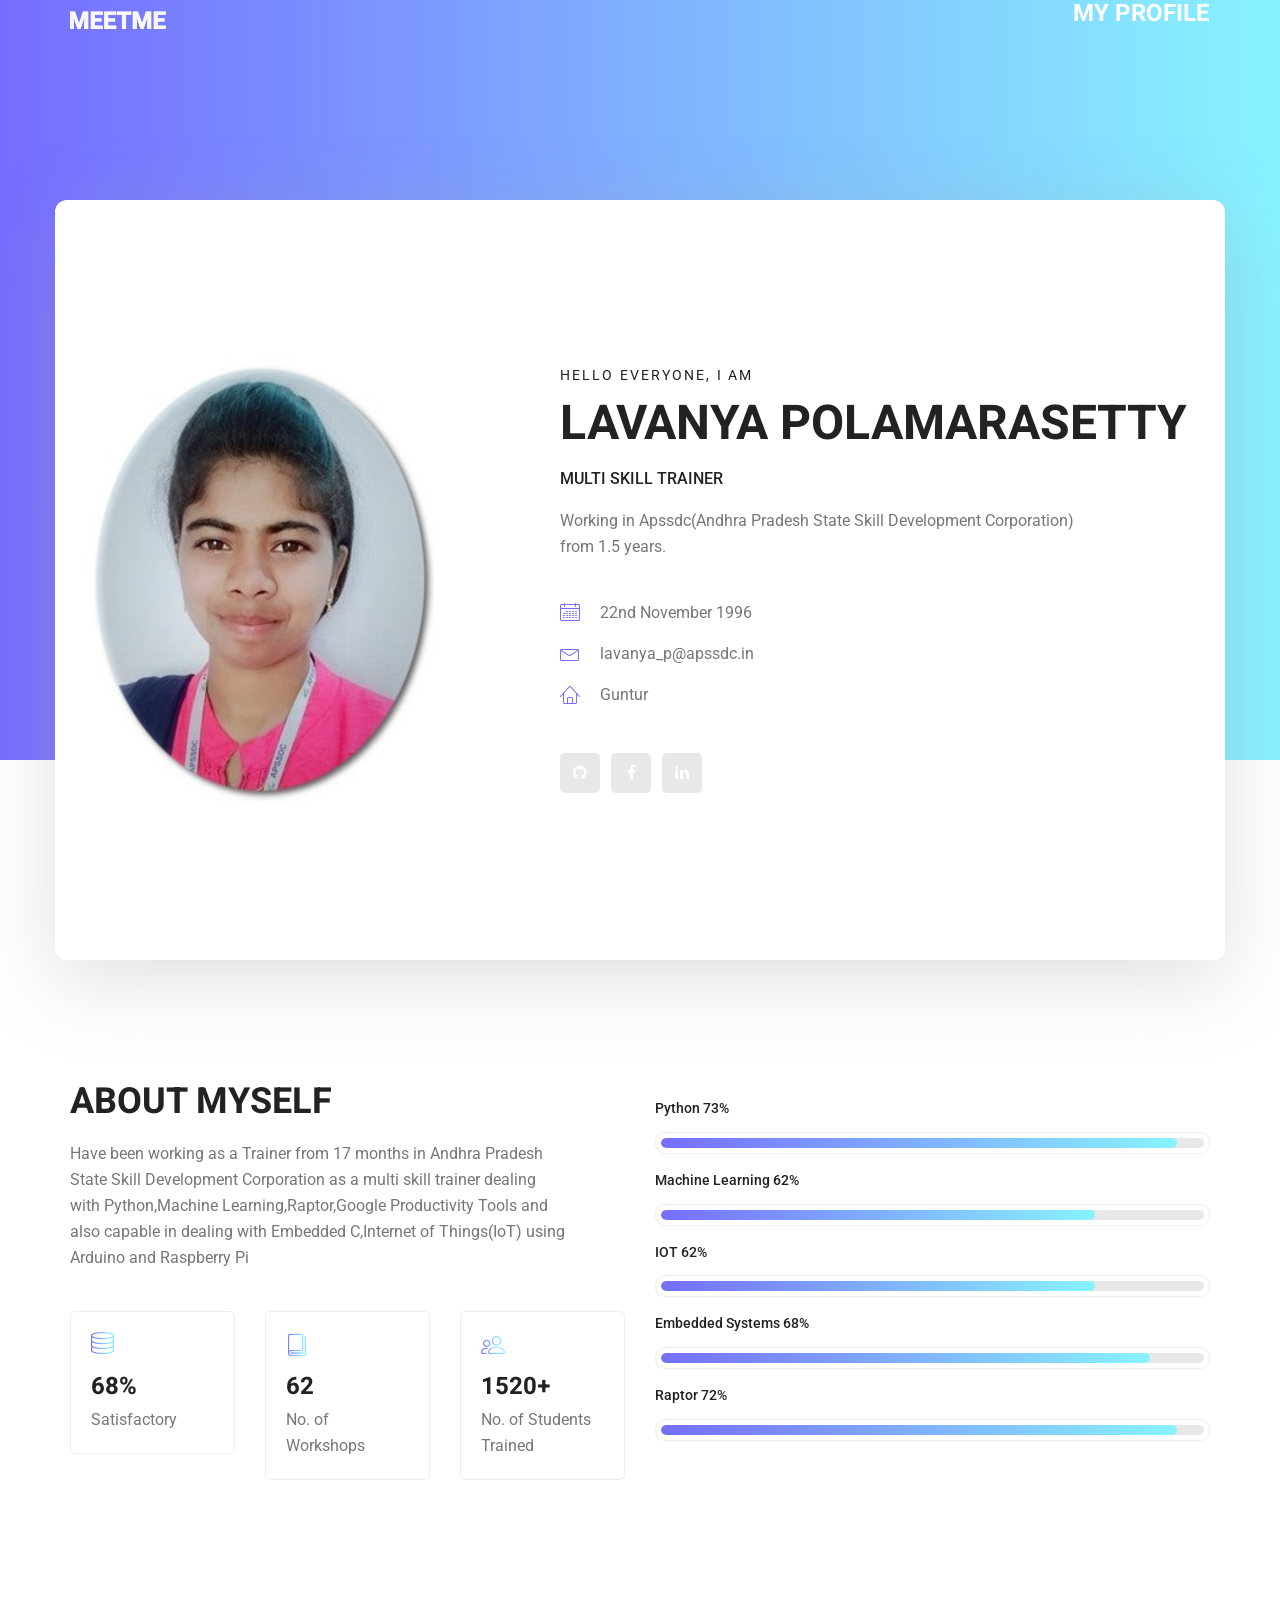
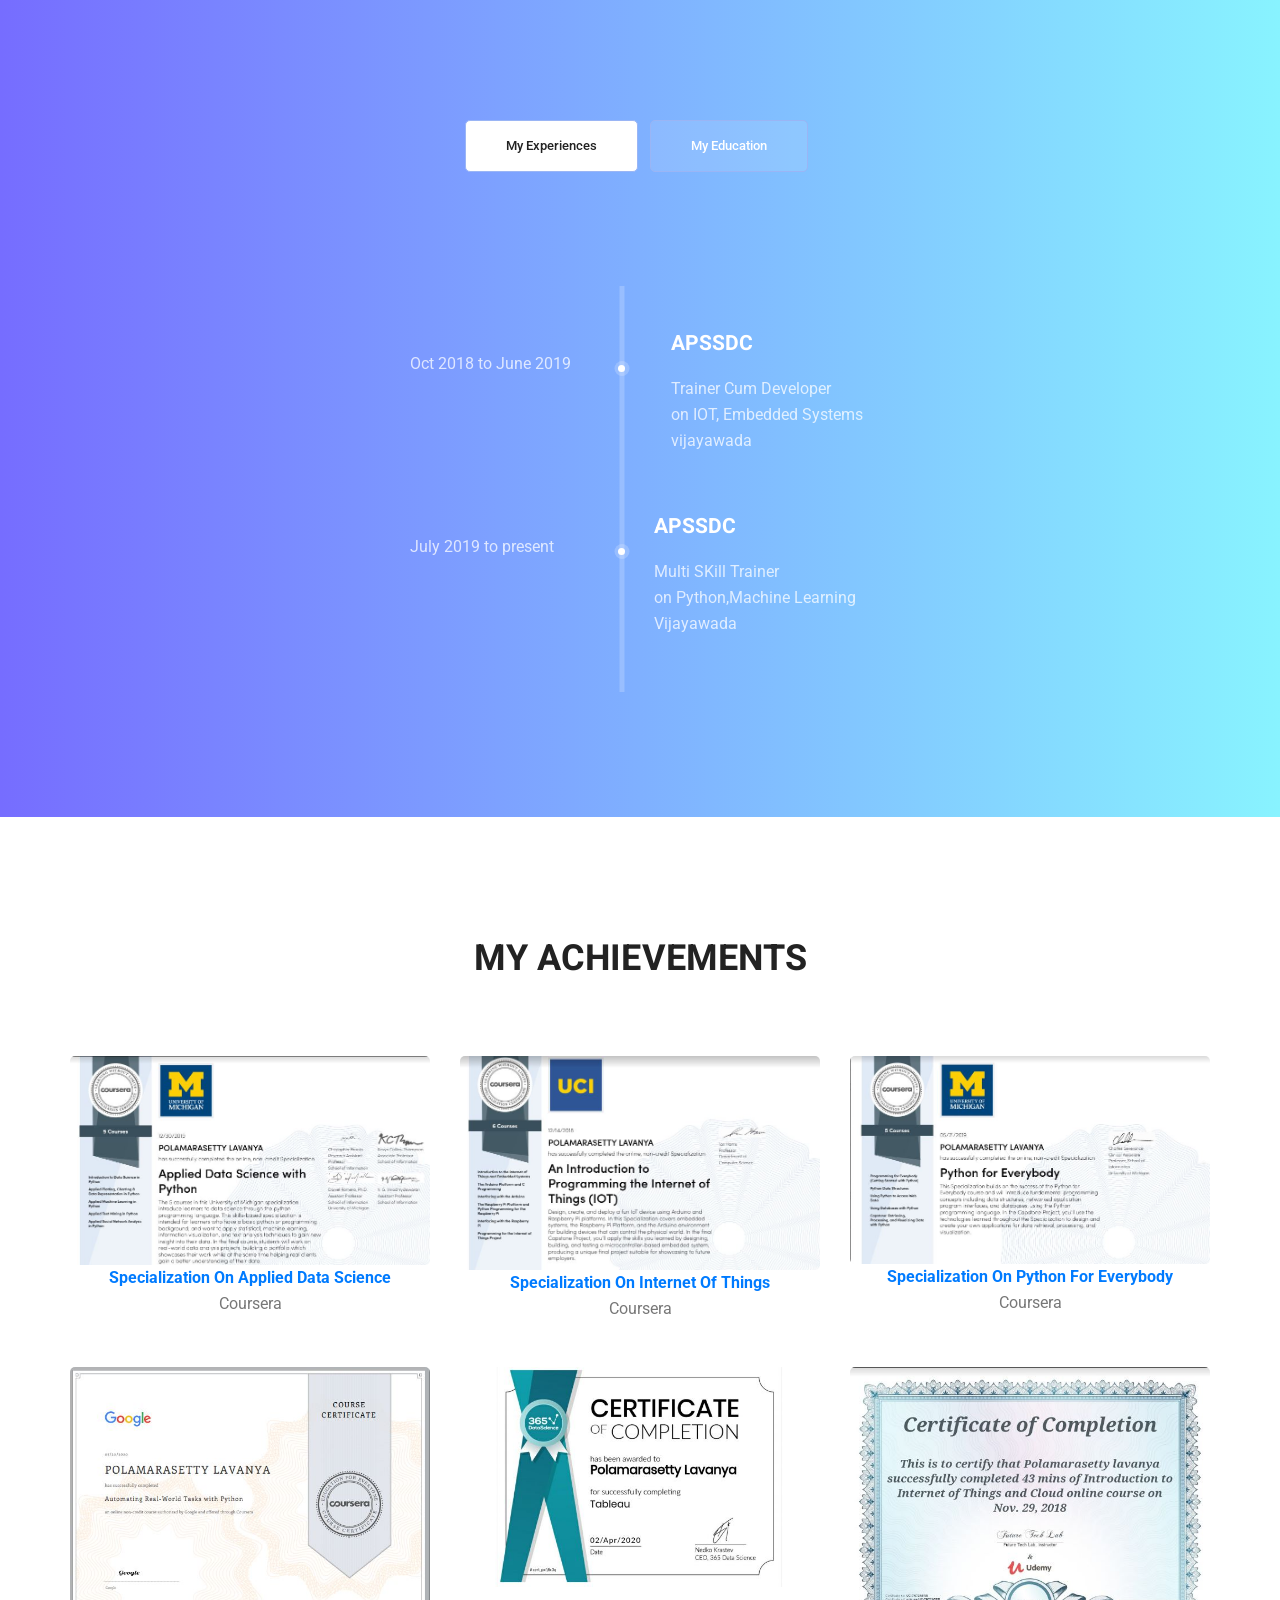
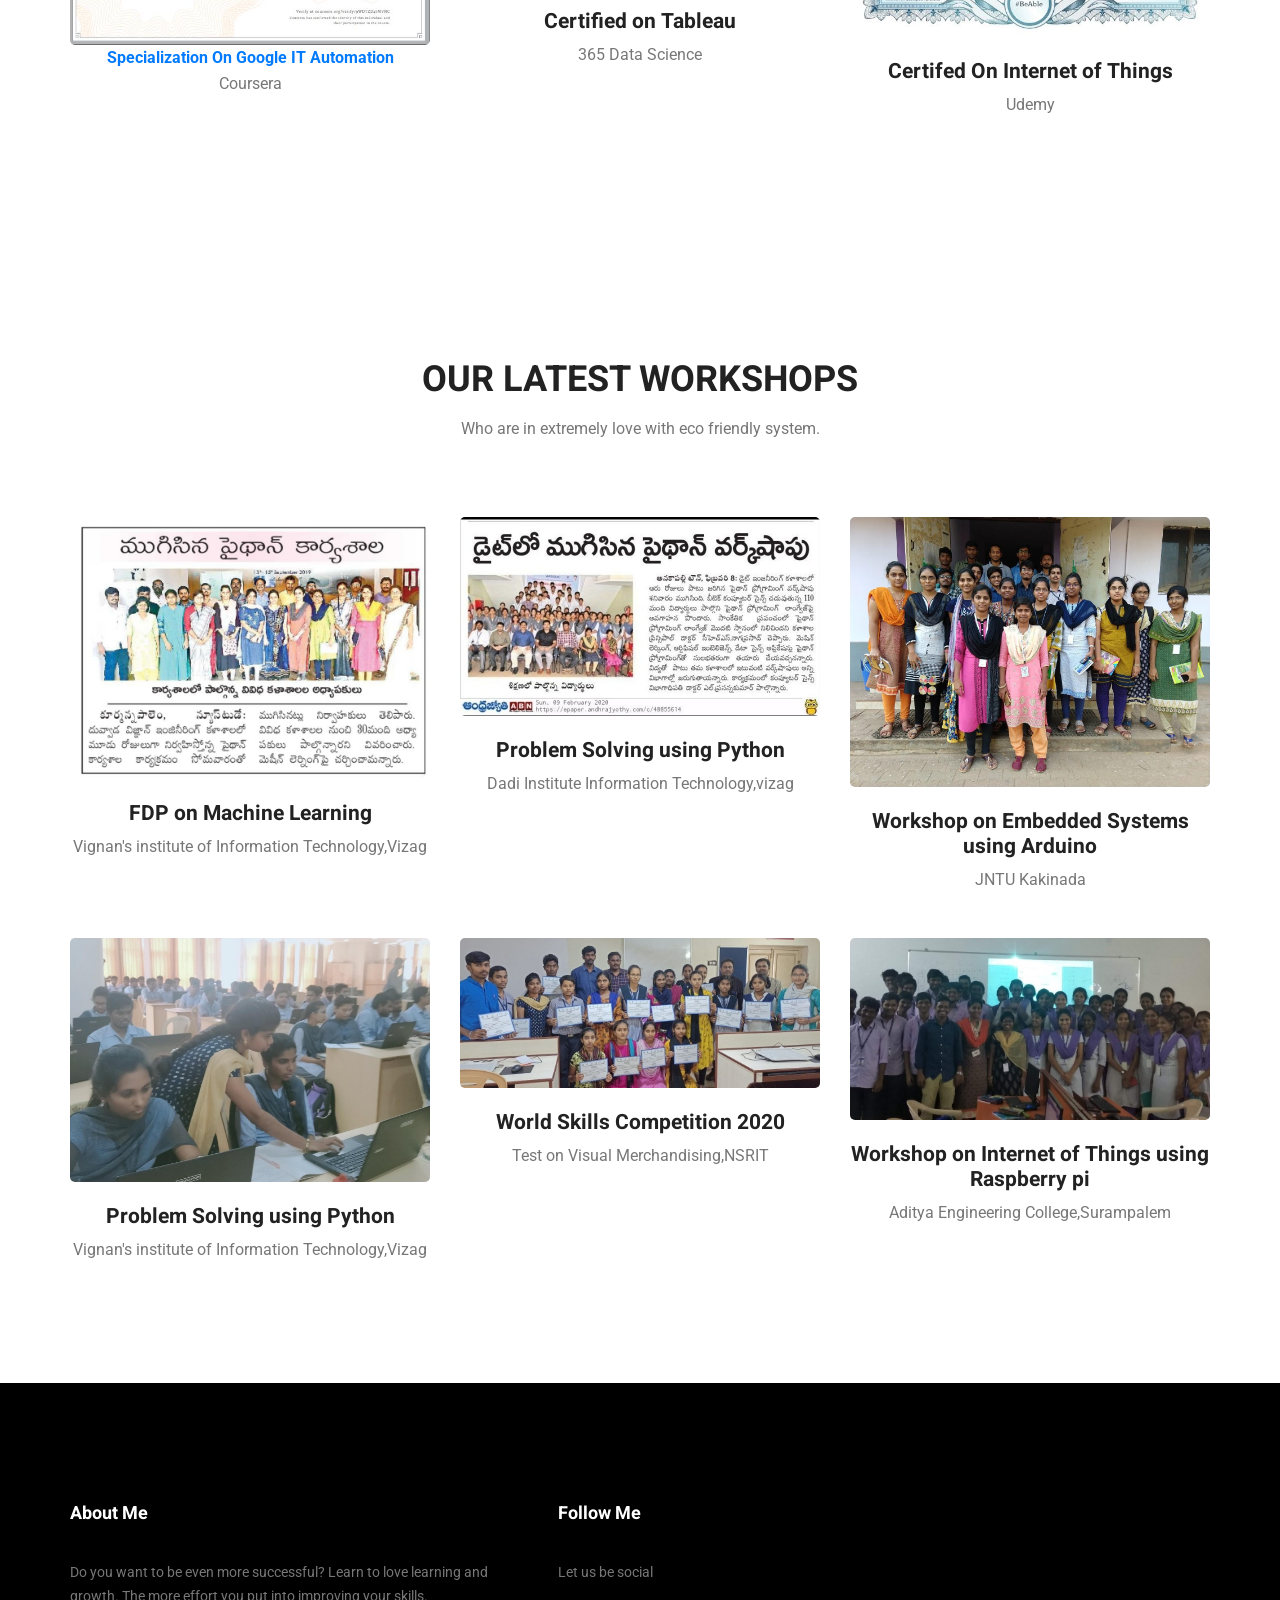
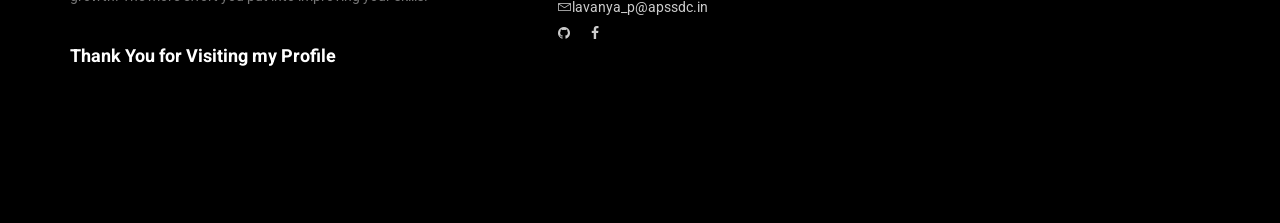
<file: index.html>
<!doctype html>
<html lang="en">
    <head>
        <!-- Required meta tags -->
        <meta charset="utf-8">
        <meta name="viewport" content="width=device-width, initial-scale=1, shrink-to-fit=no">
        <link rel="icon" href="img/favicon.png" type="image/png">
        <title>Lavanya</title>
        <!-- Bootstrap CSS -->
        <link rel="stylesheet" href="css/bootstrap.css">
        <link rel="stylesheet" href="vendors/linericon/style.css">
        <link rel="stylesheet" href="css/font-awesome.min.css">
        <link rel="stylesheet" href="vendors/owl-carousel/owl.carousel.min.css">
        <link rel="stylesheet" href="vendors/lightbox/simpleLightbox.css">
        <link rel="stylesheet" href="vendors/nice-select/css/nice-select.css">
        <link rel="stylesheet" href="vendors/animate-css/animate.css">
        <link rel="stylesheet" href="vendors/popup/magnific-popup.css">
        <link rel="stylesheet" href="vendors/flaticon/flaticon.css">
        <!-- main css -->
        <link rel="stylesheet" href="css/style.css">
        <link rel="stylesheet" href="css/responsive.css">
    </head>
    <body>
        <!--================Header Menu Area =================-->
        <header class="header_area">

            <div class="main_menu">
            	<nav class="navbar navbar-expand-lg navbar-light">
					<div class="container box_1620">
						<!-- Brand and toggle get grouped for better mobile display -->
						<a class="navbar-brand logo_h" href="index.html"><img src="img/logo.png" alt=""></a>
						<button class="navbar-toggler" type="button" data-toggle="collapse" data-target="#navbarSupportedContent" aria-controls="navbarSupportedContent" aria-expanded="false" aria-label="Toggle navigation">
							<span class="icon-bar"></span>
							<span class="icon-bar"></span>
							<span class="icon-bar"></span>
						</button>
						<!-- Collect the nav links, forms, and other content for toggling -->
						<div class="collapse navbar-collapse offset" id="navbarSupportedContent">
							<ul class="nav navbar-nav menu_nav ml-auto">
								<li class="nav-item active"><a class="nav-link" href="index.html"><h3>My Profile</h3></a></li> 
								
								
							</ul>
						</div> 
					</div>
            	</nav>
            </div>
        </header>
        <!--================Header Menu Area =================-->
        
        <!--================Home Banner Area =================-->
        <section class="home_banner_area">
           	<div class="container box_1620">
           		<div class="banner_inner d-flex align-items-center">
					<div class="banner_content">
						<div class="media">
							<div class="d-flex">
								<img src="img/personal.jpg" alt="">
							</div>
							<div class="media-body">
								<div class="personal_text">
									<h6>Hello Everyone, i am</h6>
									<h3>Lavanya Polamarasetty</h3>
									<h4>Multi Skill Trainer</h4>
									<p>Working in Apssdc(Andhra Pradesh State Skill Development Corporation) from 1.5 years.</p>
									<ul class="list basic_info">
										<li><a href="#"><i class="lnr lnr-calendar-full"></i> 22nd November 1996</a></li>
										
										<li><a href="#"><i class="lnr lnr-envelope"></i> lavanya_p@apssdc.in</a></li>
										<li><a href="#"><i class="lnr lnr-home"></i> Guntur</a></li>
									</ul>
									<ul class="list personal_social">
										<li><a href="https://github.com/Mercypolamarasetty"><i class="fa fa-github"></i></a></li>
										<li><a href="https://www.facebook.com/chinnu.polamarasetty"><i class="fa fa-facebook"></i></a></li>
										<li><a href="https://www.linkedin.com/mwlite/in/lavanya-polamarasetty-451a57136"><i class="fa fa-linkedin"></i></a></li>
									</ul>
								</div>
							</div>
						</div>
					</div>
				</div>
            </div>
        </section>
        <!--================End Home Banner Area =================-->
        
        <!--================Welcome Area =================-->
        <section class="welcome_area p_120">
        	<div class="container">
        		<div class="row welcome_inner">
        			<div class="col-lg-6">
        				<div class="welcome_text">
        					<h4>About Myself</h4>
        					<p>Have been working as a Trainer from 17 months in Andhra Pradesh State Skill Development Corporation as a multi skill trainer dealing with Python,Machine Learning,Raptor,Google Productivity Tools
							and also capable in dealing with Embedded C,Internet of Things(IoT) using Arduino and Raspberry Pi</p>
        					<div class="row">
        						<div class="col-md-4">
        							<div class="wel_item">
        								<i class="lnr lnr-database"></i>
        								<h4><span class="counter" >90 </span><span>%</span></h4>
        								<p>Satisfactory</p>
        							</div>
        						</div>
        						<div class="col-md-4">
        							<div class="wel_item">
        								<i class="lnr lnr-book"></i>
        								<h4>62</h4>
        								<p>No. of Workshops</p>
        							</div>
        						</div>
        						<div class="col-md-4">
        							<div class="wel_item">
        								<i class="lnr lnr-users"></i>
        								<h4><span class="counter" >2000 </span><span>+</span></h4>
        								<p>No. of Students Trained</p>
        							</div>
        						</div>
        					</div>
        				</div>
        			</div>
        			<div class="col-lg-6">
        				<div class="tools_expert">
        					<div class="skill_main">
								<div class="skill_item">
									<h4>Python <span class="counter">95</span>%</h4>
									<div class="progress_br">
										<div class="progress">
											<div class="progress-bar" role="progressbar" aria-valuenow="95" aria-valuemin="0" aria-valuemax="100"></div>
										</div>
									</div>
								</div>
								<div class="skill_item">
									<h4>Machine Learning <span class="counter">80</span>%</h4>
									<div class="progress_br">
										<div class="progress">
											<div class="progress-bar" role="progressbar" aria-valuenow="80" aria-valuemin="0" aria-valuemax="100"></div>
										</div>
									</div>
								</div>
								<div class="skill_item">
									<h4>IOT <span class="counter">80</span>%</h4>
									<div class="progress_br">
										<div class="progress">
											<div class="progress-bar" role="progressbar" aria-valuenow="80" aria-valuemin="0" aria-valuemax="100"></div>
										</div>
									</div>
								</div>
								<div class="skill_item">
									<h4>Embedded Systems <span class="counter">90</span>%</h4>
									<div class="progress_br">
										<div class="progress">
											<div class="progress-bar" role="progressbar" aria-valuenow="90" aria-valuemin="0" aria-valuemax="100"></div>
										</div>
									</div>
								</div>
								<div class="skill_item">
									<h4>Raptor <span class="counter">95</span>%</h4>
									<div class="progress_br">
										<div class="progress">
											<div class="progress-bar" role="progressbar" aria-valuenow="95" aria-valuemin="0" aria-valuemax="100"></div>
										</div>
									</div>
								</div>
							</div>
        				</div>
        			</div>
        		</div>
        	</div>
        </section>
        <!--================End Welcome Area =================-->
        
        <!--================My Tabs Area =================-->
        <section class="mytabs_area p_120">
        	<div class="container">
        		<div class="tabs_inner">
					<ul class="nav nav-tabs" id="myTab" role="tablist">
						<li class="nav-item">
							<a class="nav-link active" id="home-tab" data-toggle="tab" href="#home" role="tab" aria-controls="home" aria-selected="true">My Experiences</a>
						</li>
						<li class="nav-item">
							<a class="nav-link" id="profile-tab" data-toggle="tab" href="#profile" role="tab" aria-controls="profile" aria-selected="false">My Education</a>
						</li>
					</ul>
					<div class="tab-content" id="myTabContent">
						<div class="tab-pane fade show active" id="home" role="tabpanel" aria-labelledby="home-tab">
							<ul class="list">
								<li>
									<span></span>
									<div class="media">
										<div class="d-flex">
											<p>Oct 2018 to June 2019</p>
										</div>
										<div class="media-body">
											<h4>APSSDC</h4>
											<p>Trainer Cum Developer <br />
												on IOT, Embedded Systems <br />
												vijayawada</p>
										</div>
									</div>
								</li>
								<li>
									<span></span>
									<div class="media">
										<div class="d-flex">
											<p>July 2019 to present</p>
										</div>
										<div class="media-body">
											<h4>APSSDC</h4>
											<p>Multi SKill Trainer<br />
											on Python,Machine Learning<br />
											Vijayawada</p>
										</div>
									</div>
								</li>
								
							</ul>
						</div>
						<div class="tab-pane fade" id="profile" role="tabpanel" aria-labelledby="profile-tab">
							<ul class="list">
								<li>
									<span></span>
									<div class="media">
										<div class="d-flex">
											<p>Aug 2015 to April 2018</p>
										</div>
										<div class="media-body">
											<h4>B.Tech</h4>
											<p>Electronics and Communication <br />Engineering <br />at IAITC</p>
										</div>
									</div>
								</li>
								<li>
									<span></span>
									<div class="media">
										<div class="d-flex">
											<p>June 2012 to April 2015</p>
										</div>
										<div class="media-body">
											<h4>Diploma</h4>
											<p>Electronics and Communication Engineering <br />Rajiv Gandhi R.E.C.S Polytechnic</p>
										</div>
									</div>
								</li>
								<li>
								<span></span>
									<div class="media">
										<div class="d-flex">
											<p>June 2011 to March 2012</p>
										</div>
										<div class="media-body">
											<h4>SSC</h4>
											<p>Zilla Parishad High School,Gajuwaka</p>
										</div>
									</div>
								</li>
							</ul>
						</div>
					</div>
        		</div>
        	</div>
        </section>
        <!--================End My Tabs Area =================-->
        
        
        <!--================Home Gallery Area =================-->
        <section class="home_gallery_area p_120">
        	<div class="container">
        		
        		<div class="main_title">
        			<h2>My Achievements</h2>
        			
        		</div>
        	</div>
        	<div class="container">
        		<div class="gallery_f_inner row imageGallery1">
        			<div class="col-lg-4 col-md-4 col-sm-6 brand manipul design print">
        				<div class="h_gallery_item">
        					<div class="g_img_item">
        						<img class="img-fluid" src="img/gallery/spl_data_Science.JPG" alt="">
        						<a class="light" href="img/gallery/spl_data_Science.JPG"><img src="img/gallery/icon.png" alt=""></a>
        					</div>
        					<div class="g_item_text">
        						<a href = 
								https://www.coursera.org/account/accomplishments/specialization/certificate/RCJWRJLJRXR4><strong> Specialization On Applied Data Science </strong></a></br>
								<a>Coursera</a>
        						<p></p>
        					</div>
        				</div>
        			</div>
        			<div class="col-lg-4 col-md-4 col-sm-6 brand manipul creative">
        				<div class="h_gallery_item">
        					<div class="g_img_item">
        						<img class="img-fluid" src="img/gallery/spl_iot.JPG" alt="">
        						<a class="light" href="img/gallery/spl_iot.JPG"><img src="img/gallery/icon.png" alt=""></a>
        					</div>
        					<div class="g_item_text">
        						<a href = 
								https://www.coursera.org/account/accomplishments/specialization/certificate/9E4V8ZVYV4HD><strong> Specialization On Internet Of Things </strong></a></br>
								<a>Coursera</a>
        					</div>
        				</div>
        			</div>
        			<div class="col-lg-4 col-md-4 col-sm-6 manipul creative design print">
        				<div class="h_gallery_item">
        					<div class="g_img_item">
        						<img class="img-fluid" src="img/gallery/spl_python.JPG" alt="">
        						<a class="light" href="img/gallery/spl_python.JPG"><img src="img/gallery/icon.png" alt=""></a>
        					</div>
        					<div class="g_item_text">
        						<a href = 
								https://www.coursera.org/account/accomplishments/specialization/certificate/URV7LTHTRVQ5><strong> Specialization On Python For Everybody</strong></a></br>
								<a>Coursera</a>
        					</div>
        				</div>
        			</div>
        			<div class="col-lg-4 col-md-4 col-sm-6 manipul creative design print">
        				<div class="h_gallery_item">
        					<div class="g_img_item">
        						<img class="img-fluid" src="img/gallery/google.JPG" alt="">
        						<a class="light" href="img/gallery/google.JPG"><img src="img/gallery/icon.png" alt=""></a>
        					</div>
        					<div class="g_item_text">
        						<a href = 
								https://www.coursera.org/account/accomplishments/specialization/certificate/G37BAM696VWH><strong> Specialization On Google IT Automation </strong></a></br>
								<a>Coursera</a>
        					</div>
        				</div>
        			</div>
        			<div class="col-lg-4 col-md-4 col-sm-6 brand creative print">
        				<div class="h_gallery_item">
        					<div class="g_img_item">
        						<img class="img-fluid" src="img/gallery/Tableau_certificate.JPG" alt="">
        						<a class="light" href="img/gallery/Tableau_certificate.JPG"><img src="img/gallery/icon.png" alt=""></a>
        					</div>
        					<div class="g_item_text">
        						<h4>Certified on Tableau </h4>
        						<p>365 Data Science</p>
        					</div>
        				</div>
        			</div>
        			<div class="col-lg-4 col-md-4 col-sm-6 brand manipul design">
        				<div class="h_gallery_item">
        					<div class="g_img_item">
        						<img class="img-fluid" src="img/gallery/IOt_Udemy.JPG" alt="">
        						<a class="light" href="img/gallery/IOt_Udemy.JPG"><img src="img/gallery/icon.png" alt=""></a>
        					</div>
        					<div class="g_item_text">
        						<h4>Certifed On Internet of Things</h4>
        						<p>Udemy</p>
        					</div>
        				</div>
        			</div>

        		</div>
        	</div>
        </section>
          <section class="home_gallery_area p_120">
        	<div class="container">
        		<div class="main_title">
        			
        			<h2>Our Latest Workshops</h2>
        			<p>Who are in extremely love with eco friendly system.</p>
        		
        		</div>
        	</div>
        	<div class="container">
        		<div class="gallery_f_inner row imageGallery1">
        			<div class="col-lg-4 col-md-4 col-sm-6 brand manipul design print">
        				<div class="h_gallery_item">
        					<div class="g_img_item">
        						<img class="img-fluid" src="img/gallery/project-1.jpg" alt="">
        						<a class="light" href="img/gallery/project-1.jpg"><img src="img/gallery/icon.png" alt=""></a>
        					</div>
        					<div class="g_item_text">
        						<h4>FDP on Machine Learning</h4>
        						<p>Vignan's institute of Information Technology,Vizag</p>
        					</div>
        				</div>
        			</div>
        			<div class="col-lg-4 col-md-4 col-sm-6 brand manipul creative">
        				<div class="h_gallery_item">
        					<div class="g_img_item">
        						<img class="img-fluid" src="img/gallery/project-2.jpg" alt="">
        						<a class="light" href="img/gallery/project-2.jpg"><img src="img/gallery/icon.png" alt=""></a>
        					</div>
        					<div class="g_item_text">
        						<h4>Problem Solving using Python</h4>
        						<p>Dadi Institute Information Technology,vizag</p>
        					</div>
        				</div>
        			</div>
        			<div class="col-lg-4 col-md-4 col-sm-6 manipul creative design print">
        				<div class="h_gallery_item">
        					<div class="g_img_item">
        						<img class="img-fluid" src="img/gallery/project-3.jpg" alt="">
        						<a class="light" href="img/gallery/project-3.jpeg"><img src="img/gallery/icon.png" alt=""></a>
        					</div>
        					<div class="g_item_text">
        						<h4>Workshop on Embedded Systems using Arduino</h4>
        						<p>JNTU Kakinada</p>
        					</div>
        				</div>
        			</div>
        			<div class="col-lg-4 col-md-4 col-sm-6 brand creative print">
        				<div class="h_gallery_item">
        					<div class="g_img_item">
        						<img class="img-fluid" src="img/gallery/project-4.jpg" alt="">
        						<a class="light" href="img/gallery/project-4.jpg"><img src="img/gallery/icon.png" alt=""></a>
        					</div>
        					<div class="g_item_text">
        						<h4>Problem Solving using Python</h4>
        						<p>Vignan's institute of Information Technology,Vizag</p>
        					</div>
        				</div>
        			</div>
        			<div class="col-lg-4 col-md-4 col-sm-6 brand manipul design">
        				<div class="h_gallery_item">
        					<div class="g_img_item">
        						<img class="img-fluid" src="img/gallery/project-5.jpg" alt="">
        						<a class="light" href="img/gallery/project-5.jpg"><img src="img/gallery/icon.png" alt=""></a>
        					</div>
        					<div class="g_item_text">
        						<h4>World Skills Competition 2020</h4>
        						<p>Test on Visual Merchandising,NSRIT</p>
        					</div>
        				</div>
        			</div>
        			<div class="col-lg-4 col-md-4 col-sm-6 brand creative">
        				<div class="h_gallery_item">
        					<div class="g_img_item">
        						<img class="img-fluid" src="img/gallery/project-6.jpg" alt="">
        						<a class="light" href="img/gallery/project-5.jpg"><img src="img/gallery/icon.png" alt=""></a>
        					</div>
        					<div class="g_item_text">
        						<h4>Workshop on Internet of Things using Raspberry pi</h4>
        						<p>Aditya Engineering College,Surampalem</p>
        					</div>
        				</div>
        			</div>
        		</div>
        	</div>
        </section>
        <!--================End Home Gallery Area =================-->
        

        <!--================Footer Area =================-->
        <footer class="footer_area p_120">
        	<div class="container">
        		<div class="row footer_inner">
        			<div class="col-lg-5 col-sm-6">
        				<aside class="f_widget ab_widget">
        					<div class="f_title">
        						<h3>About Me</h3>
        					</div>
        					<p>Do you want to be even more successful? Learn to love learning and growth. The more effort you put into improving your skills.</p>
        					
        				</aside>
        			</div>
        			
        			<div class="col-lg-2">
        				<aside class="f_widget social_widget">
        					<div class="f_title">
        						<h3>Follow Me</h3>
        					</div>
        					<p>Let us be social</p>
        					<ul class="list">
        						<li><a href="#"><i class="lnr lnr-envelope"></i>lavanya_p@apssdc.in</a></li>
        						<li><a href="https://github.com/Mercypolamarasetty"><i class="fa fa-github"></i></a></li>
        						<li><a href="https://www.facebook.com/chinnu.polamarasetty"><i class="fa fa-facebook"></i></a></li>
        						
        						
        					</ul>
        				</aside>
        			</div>
        			<div class="col-lg-12 col-sm-1">
        				<aside class="f_widget ab_widget">
        					<div class="f_title">
        						<h3>Thank You for Visiting my Profile</h3>
        					</div>
        					
        				</aside>
        			</div>
        		</div>
        	</div>
        </footer>
        <!--================End Footer Area =================-->
        
        
        
        
        
        
        <!-- Optional JavaScript -->
        <!-- jQuery first, then Popper.js, then Bootstrap JS -->
        <script src="js/jquery-3.3.1.min.js"></script>
        <script src="js/popper.js"></script>
        <script src="js/bootstrap.min.js"></script>
        <script src="js/stellar.js"></script>
        <script src="vendors/lightbox/simpleLightbox.min.js"></script>
        <script src="vendors/nice-select/js/jquery.nice-select.min.js"></script>
        <script src="vendors/isotope/imagesloaded.pkgd.min.js"></script>
        <script src="vendors/isotope/isotope.pkgd.min.js"></script>
        <script src="vendors/owl-carousel/owl.carousel.min.js"></script>
        <script src="vendors/popup/jquery.magnific-popup.min.js"></script>
        <script src="js/jquery.ajaxchimp.min.js"></script>
        <script src="vendors/counter-up/jquery.waypoints.min.js"></script>
        <script src="vendors/counter-up/jquery.counterup.min.js"></script>
        <script src="js/mail-script.js"></script>
        <script src="js/theme.js"></script>
    </body>
</html>
</file>
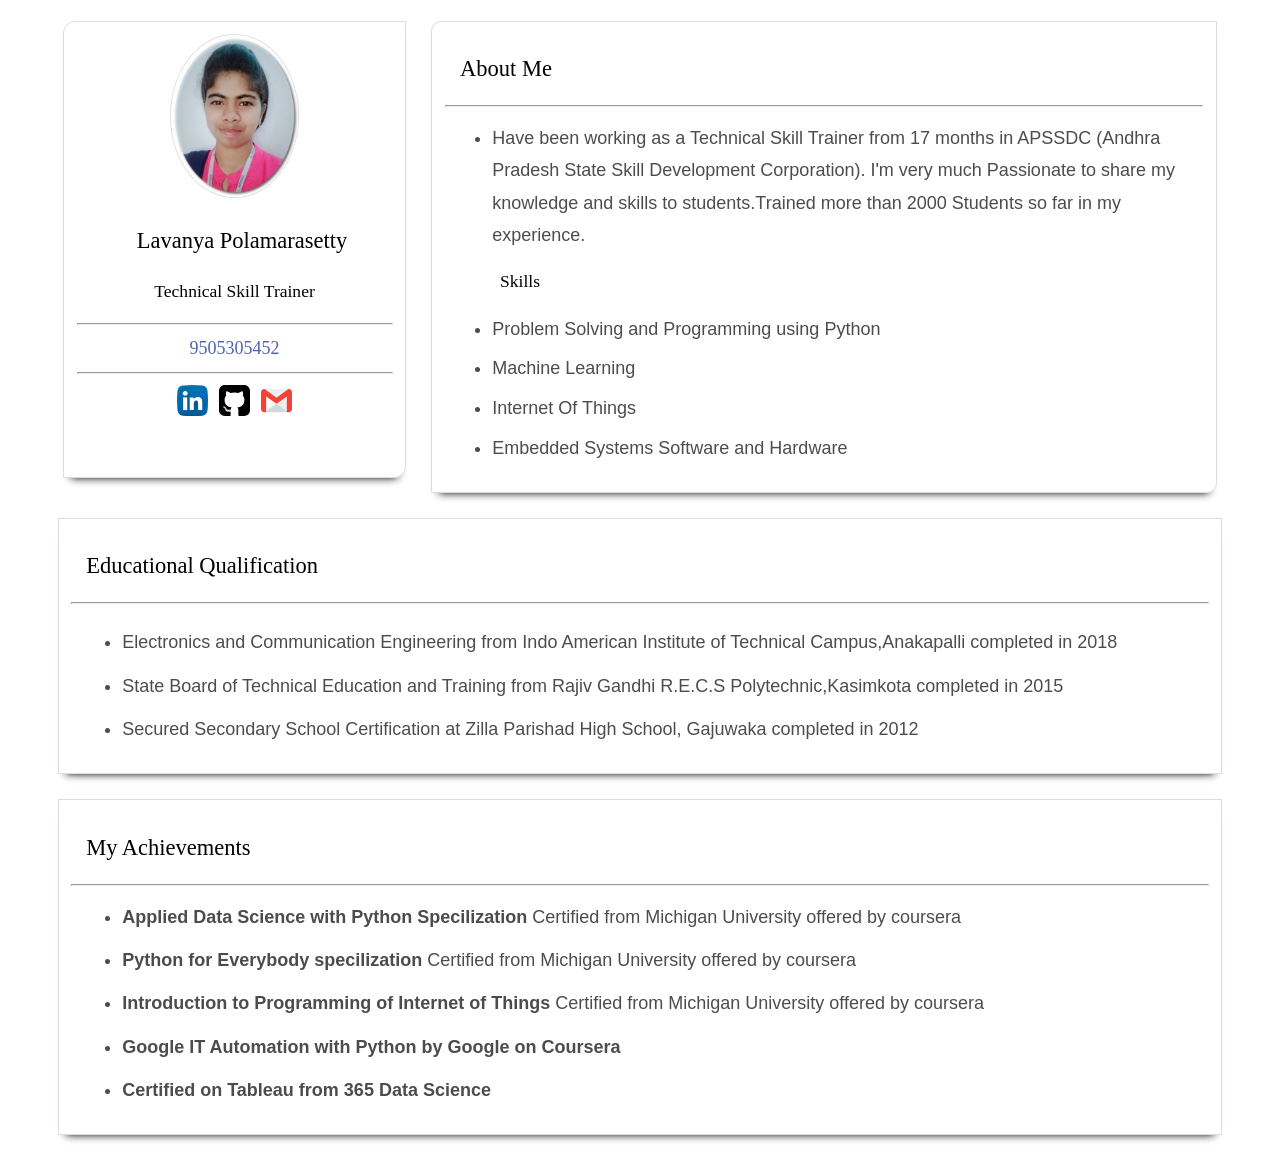
<file: profile/index.html>
<!DOCTYPE html>
<html lang="en">
    <!-- Head section -->
<head>
    <meta name="viewport" content="width=device-width,initial-scale=1" />
<title>Lavanya</title>
<link rel="icon" href="img/content.svg" />
<link rel="stylesheet" href="css/icomoon.css">
<link rel="stylesheet" href="css/style.css" />
	<link rel="shortcut icon" href="personal.jpg">
</head>

<!-- Body Section -->
<body>
    <section class="parent">

        <article class="child"> 
            <img src="images/personal.jpg" class="profile" alt="profile"/>
            <h2> Lavanya Polamarasetty </h2>
			<div class = "designation"><h3>Technical Skill Trainer </h3></div>
             <hr>
    

    <div class="contact" align="center">
            
            <a href="tel:+91-9505305452" class="link"> 9505305452</a> 
    </div>

    <hr>
			<a href="https://www.linkedin.com/in/chinnupolamarasetty" target="_blank"> <img src="images/linkedin.svg" class="socialIcon" alt="linkedin"/></a>
			<a href="https://github.com/LavanyaPolamarasetty" target="_blank"><img src="images/git.svg" class="socialIcon" alt="github"/></a>
			<a href="mailto:lavanya_p@apssdc.in" target="_blank"><img src="images/gmail.svg" class="socialIcon" alt="gmail" > </a>
        </article>
        <article class="child2">
            <h2> About Me </h2> <hr>
            <ul>
                <li>Have been working as a Technical Skill Trainer from 17 months in APSSDC (Andhra Pradesh State Skill Development Corporation). 
                I'm very much Passionate to share my knowledge and skills to students.Trained more than 2000 Students so far in my experience.</li><h3>Skills</h3>
                <li>Problem Solving and Programming using Python</li>
                <li>Machine Learning</li>
                <li>Internet Of Things</li>
                <li>Embedded Systems Software and Hardware</li>
					</ul>
				
		</article>
			 <article class="child3">
        <h2> Educational Qualification </h2> <hr>
        <div class="table-responsive"> 
        <ul>
       <li> Electronics and Communication Engineering from Indo American Institute of Technical Campus,Anakapalli completed in 2018</li>
       <li>State Board of Technical Education and Training from Rajiv Gandhi R.E.C.S Polytechnic,Kasimkota completed in 2015 </li>
       <li>Secured Secondary School Certification at Zilla Parishad High School, Gajuwaka completed in 2012 </li>                                          
     </ul>
				 </div>
		</article>
				 
        <article class="child3">
          <h2>My Achievements</h2> <hr>
                      <ul>
                    <li><strong>Applied Data Science with Python Specilization </strong>Certified from Michigan University offered by coursera
                    </li> 
                    <li><strong>Python for Everybody specilization  </strong>
                        Certified from Michigan University offered by coursera
                    </li>
                    <li><strong>Introduction to Programming of Internet of Things </strong>
                        Certified from Michigan University offered by coursera
                    </li>
                    <li><strong>Google IT Automation with Python by Google on Coursera</strong></li>
                    <li><strong>Certified on Tableau from 365 Data Science</strong></li>
                    
                    
                    
                </ul>
        </article>
        

    </section>
</body>
</html>
</file>
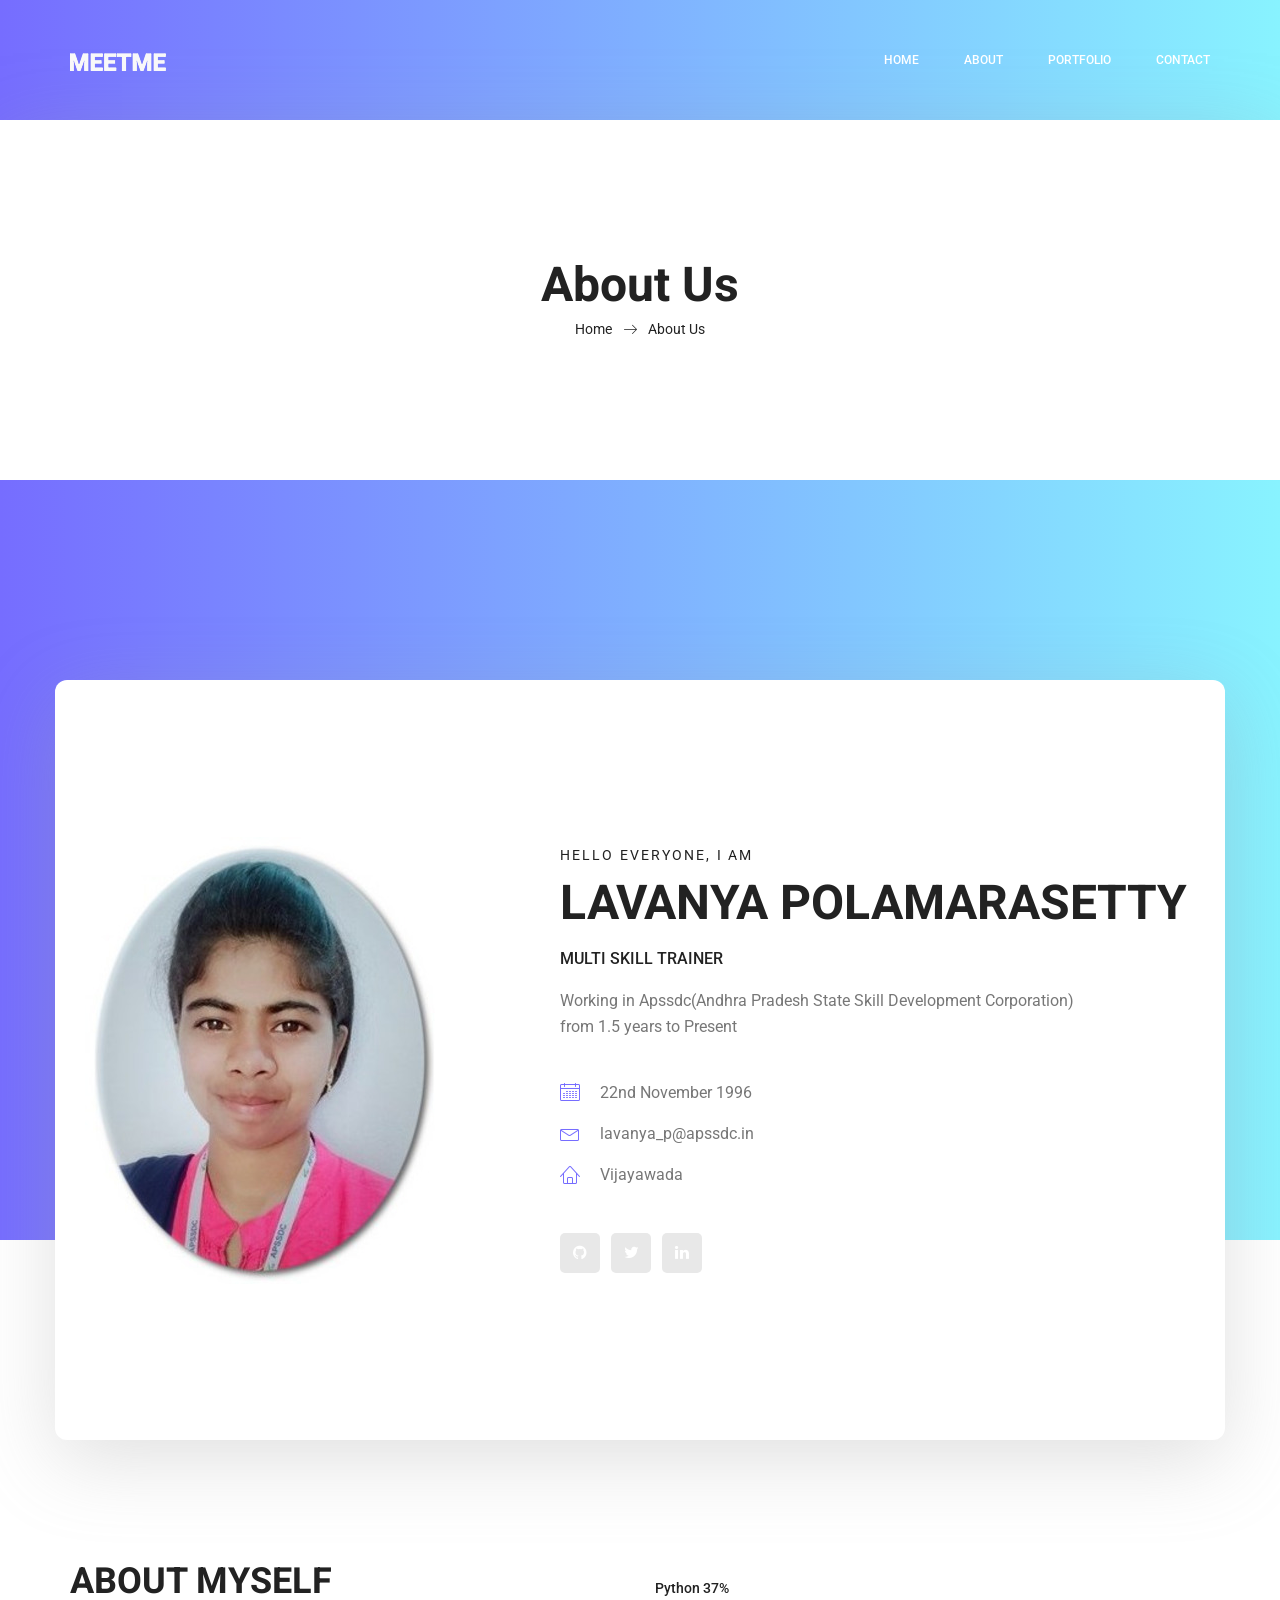
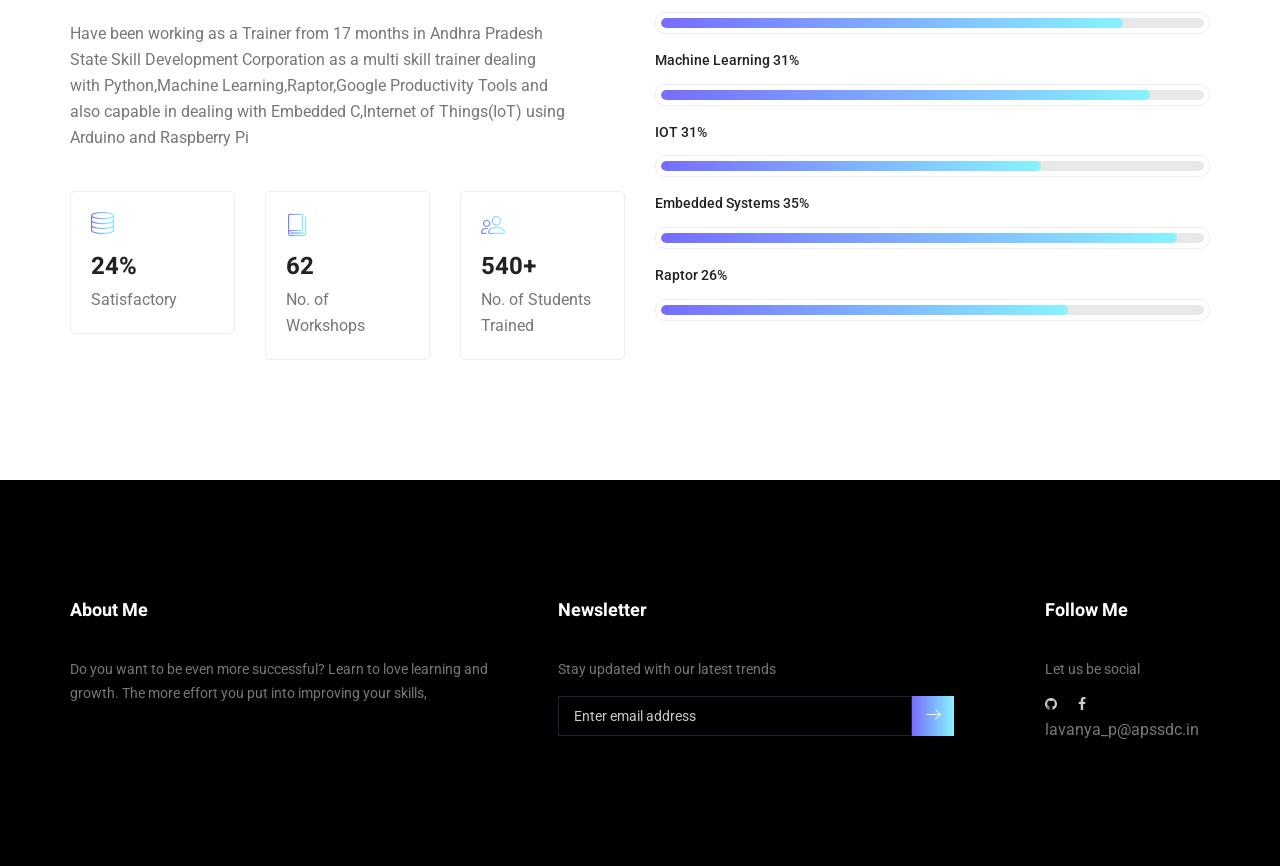
<file: about-us.html>
<!doctype html>
<html lang="en">
    <head>
        <!-- Required meta tags -->
        <meta charset="utf-8">
        <meta name="viewport" content="width=device-width, initial-scale=1, shrink-to-fit=no">
        <link rel="icon" href="img/favicon.png" type="image/png">
        <title>Lavanya</title>
        <!-- Bootstrap CSS -->
        <link rel="stylesheet" href="css/bootstrap.css">
        <link rel="stylesheet" href="vendors/linericon/style.css">
        <link rel="stylesheet" href="css/font-awesome.min.css">
        <link rel="stylesheet" href="vendors/owl-carousel/owl.carousel.min.css">
        <link rel="stylesheet" href="vendors/lightbox/simpleLightbox.css">
        <link rel="stylesheet" href="vendors/nice-select/css/nice-select.css">
        <link rel="stylesheet" href="vendors/animate-css/animate.css">
        <link rel="stylesheet" href="vendors/popup/magnific-popup.css">
        <!-- main css -->
        <link rel="stylesheet" href="css/style.css">
        <link rel="stylesheet" href="css/responsive.css">
    </head>
    <body>
        
        <!--================Header Menu Area =================-->
     <header class="header_area">
            <div class="main_menu">
                <nav class="navbar navbar-expand-lg navbar-light">
                    <div class="container box_1620">
                        <!-- Brand and toggle get grouped for better mobile display -->
                        <a class="navbar-brand logo_h" href="index.html"><img src="img/logo.png" alt=""></a>
                        <button class="navbar-toggler" type="button" data-toggle="collapse" data-target="#navbarSupportedContent" aria-controls="navbarSupportedContent" aria-expanded="false" aria-label="Toggle navigation">
                            <span class="icon-bar"></span>
                            <span class="icon-bar"></span>
                            <span class="icon-bar"></span>
                        </button>
                        <!-- Collect the nav links, forms, and other content for toggling -->
                        <div class="collapse navbar-collapse offset" id="navbarSupportedContent">
                            <ul class="nav navbar-nav menu_nav ml-auto">
                                <li class="nav-item active"><a class="nav-link" href="index.html">Home</a></li> 
                                <li class="nav-item"><a class="nav-link" href="about-us.html">About</a></li> 
                                
                                <li class="nav-item"><a class="nav-link" href="portfolio.html">Portfolio</a></li>
                                
                                <li class="nav-item"><a class="nav-link" href="contact.html">Contact</a></li>
                            </ul>
                        </div> 
                    </div>
                </nav>
            </div>
        </header>
        <!--================Header Menu Area =================-->
        
        <!--================Home Banner Area =================-->
        <section class="banner_area">
            <div class="box_1620">
				<div class="banner_inner d-flex align-items-center">
					<div class="container">
						<div class="banner_content text-center">
							<h2>About Us</h2>
							<div class="page_link">
								<a href="index.html">Home</a>
								<a href="about-us.html">About Us</a>
							</div>
						</div>
					</div>
				</div>
            </div>
        </section>
        <!--================End Home Banner Area =================-->
        
        
        <!--================Home Banner Area =================-->
          <section class="home_banner_area">
            <div class="container box_1620">
                <div class="banner_inner d-flex align-items-center">
                    <div class="banner_content">
                        <div class="media">
                            <div class="d-flex">
                                <img src="img/personal.jpg" alt="">
                            </div>
                            <div class="media-body">
                                <div class="personal_text">
                                    <h6>Hello Everyone, i am</h6>
                                    <h3>Lavanya Polamarasetty</h3>
                                    <h4>Multi Skill Trainer</h4>
                                    <p>Working in Apssdc(Andhra Pradesh State Skill Development Corporation) from 1.5 years to Present </p>
                                    <ul class="list basic_info">
                                        <li><a href="#"><i class="lnr lnr-calendar-full"></i> 22nd November 1996</a></li>
                                        
                                        <li><a href="#"><i class="lnr lnr-envelope"></i> lavanya_p@apssdc.in</a></li>
                                        <li><a href="#"><i class="lnr lnr-home"></i> Vijayawada</a></li>
                                    </ul>
                                    <ul class="list personal_social">
                                        <li><a href="https://github.com/Mercypolamarasetty"><i class="fa fa-github"></i></a></li>
                                        <li><a href="#"><i class="fa fa-twitter"></i></a></li>
                                        <li><a href="#"><i class="fa fa-linkedin"></i></a></li>
                                    </ul>
                                </div>
                            </div>
                        </div>
                    </div>
                </div>
            </div>
        </section>
        <!--================End Home Banner Area =================-->
        
        <!--================Welcome Area =================-->
           <section class="welcome_area p_120">
            <div class="container">
                <div class="row welcome_inner">
                    <div class="col-lg-6">
                        <div class="welcome_text">
                            <h4>About Myself</h4>
                            <p>Have been working as a Trainer from 17 months in Andhra Pradesh State Skill Development Corporation as a multi skill trainer dealing with Python,Machine Learning,Raptor,Google Productivity Tools
                            and also capable in dealing with Embedded C,Internet of Things(IoT) using Arduino and Raspberry Pi</p>
                            <div class="row">
                                <div class="col-md-4">
                                    <div class="wel_item">
                                        <i class="lnr lnr-database"></i>
                                        <h4><span class="counter" >90 </span><span>%</span></h4>
                                        <p>Satisfactory</p>
                                    </div>
                                </div>
                                <div class="col-md-4">
                                    <div class="wel_item">
                                        <i class="lnr lnr-book"></i>
                                        <h4>62</h4>
                                        <p>No. of Workshops</p>
                                    </div>
                                </div>
                                <div class="col-md-4">
                                    <div class="wel_item">
                                        <i class="lnr lnr-users"></i>
                                        <h4><span class="counter" >2000 </span><span>+</span></h4>
                                        <p>No. of Students Trained</p>
                                    </div>
                                </div>
                            </div>
                        </div>
                    </div>
                    <div class="col-lg-6">
                        <div class="tools_expert">
                            <div class="skill_main">
                                <div class="skill_item">
                                    <h4>Python <span class="counter">95</span>%</h4>
                                    <div class="progress_br">
                                        <div class="progress">
                                            <div class="progress-bar" role="progressbar" aria-valuenow="85" aria-valuemin="0" aria-valuemax="100"></div>
                                        </div>
                                    </div>
                                </div>
                                <div class="skill_item">
                                    <h4>Machine Learning <span class="counter">80</span>%</h4>
                                    <div class="progress_br">
                                        <div class="progress">
                                            <div class="progress-bar" role="progressbar" aria-valuenow="90" aria-valuemin="0" aria-valuemax="100"></div>
                                        </div>
                                    </div>
                                </div>
                                <div class="skill_item">
                                    <h4>IOT <span class="counter">80</span>%</h4>
                                    <div class="progress_br">
                                        <div class="progress">
                                            <div class="progress-bar" role="progressbar" aria-valuenow="70" aria-valuemin="0" aria-valuemax="100"></div>
                                        </div>
                                    </div>
                                </div>
                                <div class="skill_item">
                                    <h4>Embedded Systems <span class="counter">90</span>%</h4>
                                    <div class="progress_br">
                                        <div class="progress">
                                            <div class="progress-bar" role="progressbar" aria-valuenow="95" aria-valuemin="0" aria-valuemax="100"></div>
                                        </div>
                                    </div>
                                </div>
                                <div class="skill_item">
                                    <h4>Raptor <span class="counter">95</span>%</h4>
                                    <div class="progress_br">
                                        <div class="progress">
                                            <div class="progress-bar" role="progressbar" aria-valuenow="75" aria-valuemin="0" aria-valuemax="100"></div>
                                        </div>
                                    </div>
                                </div>
                            </div>
                        </div>
                    </div>
                </div>
            </div>
        </section>
        <!--================End Welcome Area =================-->
        
        <!--================Testimonials Area =================-->
    
        <!--================End Testimonials Area =================-->
        
        <!--================Footer Area =================-->
        <footer class="footer_area p_120">
        	<div class="container">
        		<div class="row footer_inner">
        			<div class="col-lg-5 col-sm-6">
        				<aside class="f_widget ab_widget">
        					<div class="f_title">
        						<h3>About Me</h3>
        					</div>
        					<p>Do you want to be even more successful? Learn to love learning and growth. The more effort you put into improving your skills,</p>
        					
        				</aside>
        			</div>
        			<div class="col-lg-5 col-sm-6">
        				<aside class="f_widget news_widget">
        					<div class="f_title">
        						<h3>Newsletter</h3>
        					</div>
        					<p>Stay updated with our latest trends</p>
        					<div id="mc_embed_signup">
                                <form target="_blank" action="https://spondonit.us12.list-manage.com/subscribe/post?u=1462626880ade1ac87bd9c93a&amp;id=92a4423d01" method="get" class="subscribe_form relative">
                                	<div class="input-group d-flex flex-row">
                                        <input name="EMAIL" placeholder="Enter email address" onfocus="this.placeholder = ''" onblur="this.placeholder = 'Email Address '" required="" type="email">
                                        <button class="btn sub-btn"><span class="lnr lnr-arrow-right"></span></button>		
                                    </div>				
                                    <div class="mt-10 info"></div>
                                </form>
                            </div>
        				</aside>
        			</div>
        			<div class="col-lg-2">
        				<aside class="f_widget social_widget">
        					<div class="f_title">
        						<h3>Follow Me</h3>
        					</div>
        					<p>Let us be social</p>
        					<ul class="list">
        						<li><a href="https://github.com/Mercypolamarasetty"><i class="fa fa-github"></i></a></li>
                                <li><a href="https://www.facebook.com/chinnu.polamarasetty"><i class="fa fa-facebook"></i></a></li>
                                
                                 lavanya_p@apssdc.in</a></li>
        					</ul>
        				</aside>
        			</div>
        		</div>
        	</div>
        </footer>
        <!--================End Footer Area =================-->
        
        
        
        
        <!-- Optional JavaScript -->
        <!-- jQuery first, then Popper.js, then Bootstrap JS -->
        <script src="js/jquery-3.3.1.min.js"></script>
        <script src="js/popper.js"></script>
        <script src="js/bootstrap.min.js"></script>
        <script src="js/stellar.js"></script>
        <script src="vendors/lightbox/simpleLightbox.min.js"></script>
        <script src="vendors/nice-select/js/jquery.nice-select.min.js"></script>
        <script src="vendors/isotope/imagesloaded.pkgd.min.js"></script>
        <script src="vendors/isotope/isotope.pkgd.min.js"></script>
        <script src="vendors/owl-carousel/owl.carousel.min.js"></script>
        <script src="vendors/popup/jquery.magnific-popup.min.js"></script>
        <script src="js/jquery.ajaxchimp.min.js"></script>
        <script src="vendors/counter-up/jquery.waypoints.min.js"></script>
        <script src="vendors/counter-up/jquery.counterup.min.js"></script>
        <script src="js/mail-script.js"></script>
        <script src="js/theme.js"></script>
    </body>
</html>
</file>
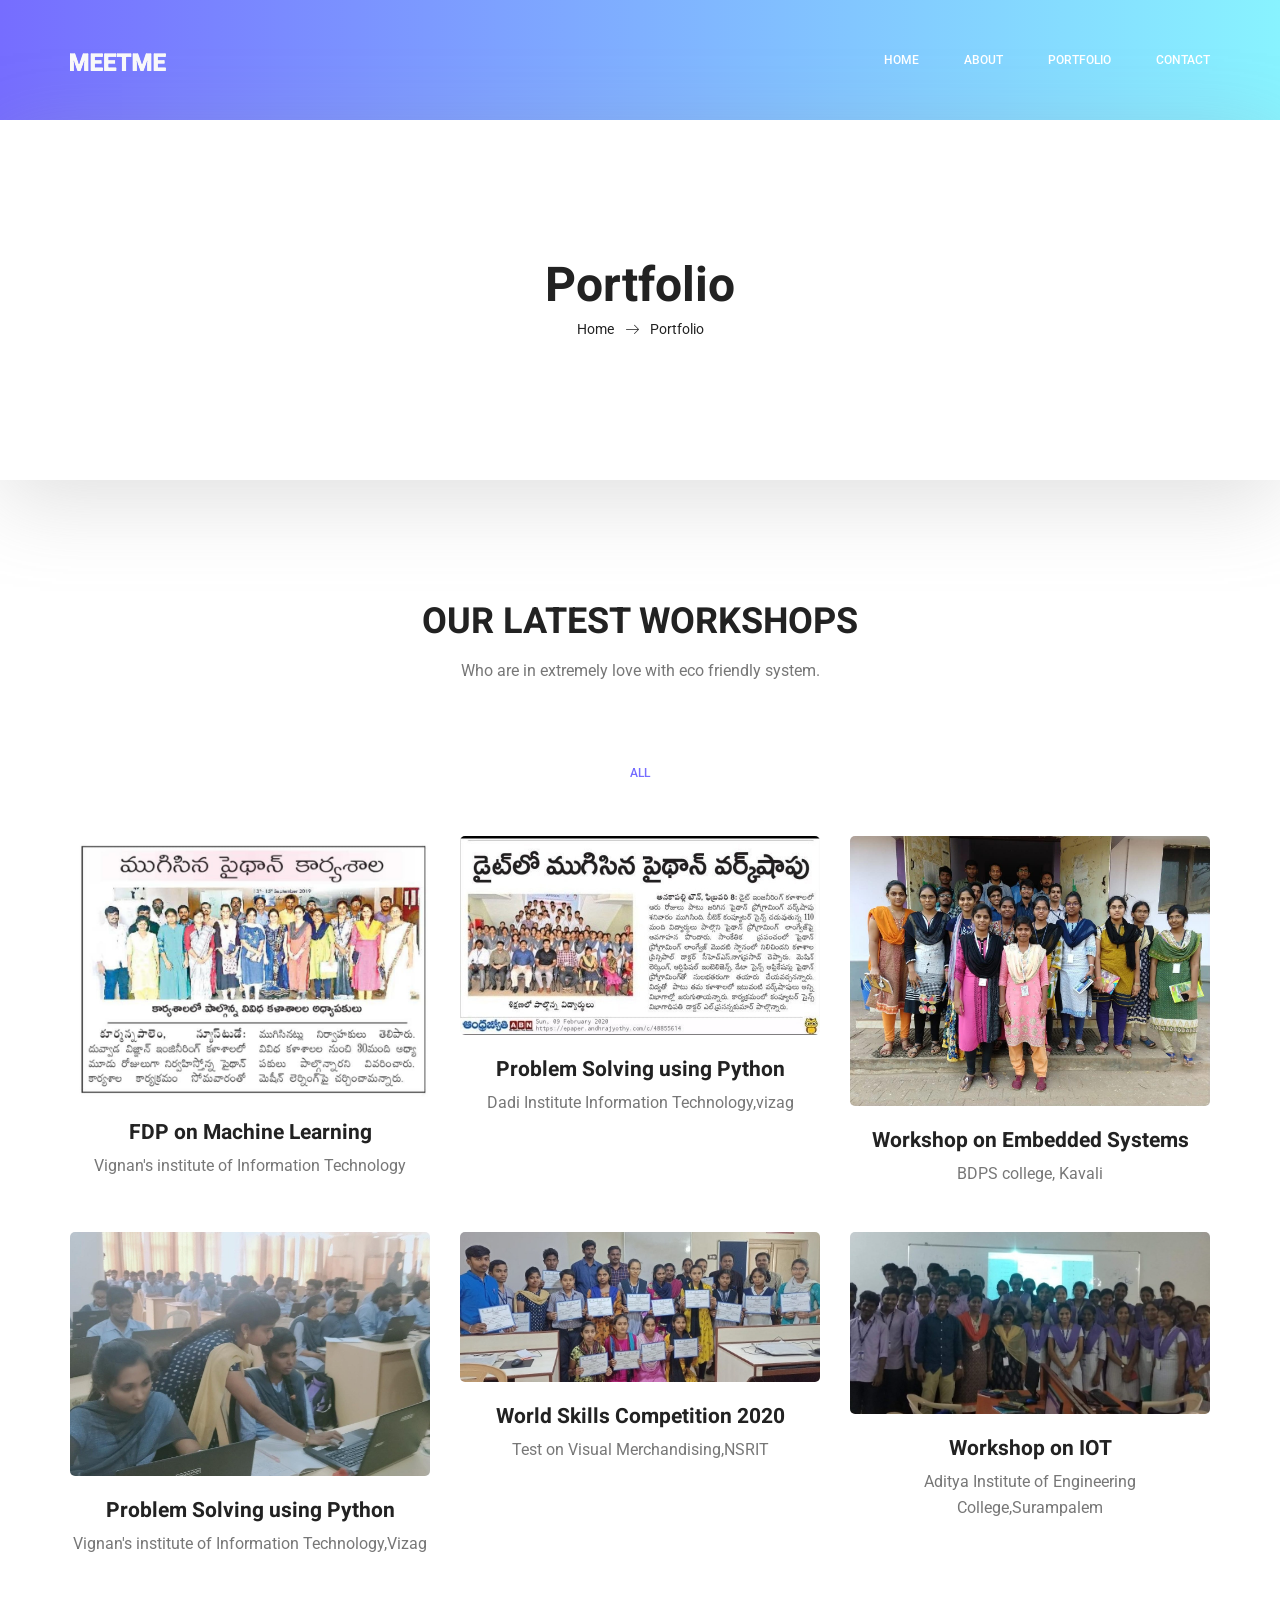
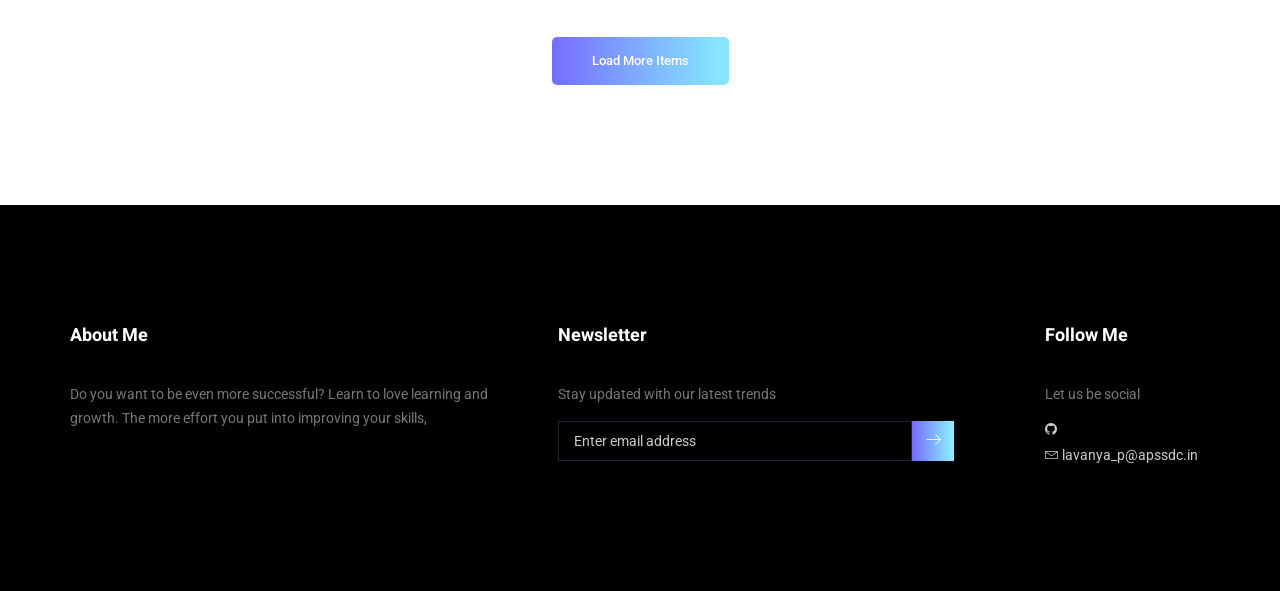
<file: portfolio.html>
<!doctype html>
<html lang="en">
    <head>
        <!-- Required meta tags -->
        <meta charset="utf-8">
        <meta name="viewport" content="width=device-width, initial-scale=1, shrink-to-fit=no">
        <link rel="icon" href="img/favicon.png" type="image/png">
        <title>Lavanya</title>
        <!-- Bootstrap CSS -->
        <link rel="stylesheet" href="css/bootstrap.css">
        <link rel="stylesheet" href="vendors/linericon/style.css">
        <link rel="stylesheet" href="css/font-awesome.min.css">
        <link rel="stylesheet" href="vendors/owl-carousel/owl.carousel.min.css">
        <link rel="stylesheet" href="vendors/lightbox/simpleLightbox.css">
        <link rel="stylesheet" href="vendors/nice-select/css/nice-select.css">
        <link rel="stylesheet" href="vendors/animate-css/animate.css">
        <link rel="stylesheet" href="vendors/popup/magnific-popup.css">
        <link rel="stylesheet" href="vendors/flaticon/flaticon.css">
        <!-- main css -->
        <link rel="stylesheet" href="css/style.css">
        <link rel="stylesheet" href="css/responsive.css">
    </head>
    <body>
        
         <header class="header_area">
            <div class="main_menu">
                <nav class="navbar navbar-expand-lg navbar-light">
                    <div class="container box_1620">
                        <!-- Brand and toggle get grouped for better mobile display -->
                        <a class="navbar-brand logo_h" href="index.html"><img src="img/logo.png" alt=""></a>
                        <button class="navbar-toggler" type="button" data-toggle="collapse" data-target="#navbarSupportedContent" aria-controls="navbarSupportedContent" aria-expanded="false" aria-label="Toggle navigation">
                            <span class="icon-bar"></span>
                            <span class="icon-bar"></span>
                            <span class="icon-bar"></span>
                        </button>
                        <!-- Collect the nav links, forms, and other content for toggling -->
                        <div class="collapse navbar-collapse offset" id="navbarSupportedContent">
                            <ul class="nav navbar-nav menu_nav ml-auto">
                                <li class="nav-item active"><a class="nav-link" href="index.html">Home</a></li> 
                                <li class="nav-item"><a class="nav-link" href="about-us.html">About</a></li> 
                                <li class="nav-item"><a class="nav-link" href="portfolio.html">Portfolio</a></li>
                                
                                <li class="nav-item"><a class="nav-link" href="contact.html">Contact</a></li>
                            </ul>
                        </div> 
                    </div>
                </nav>
            </div>
        </header>
        <!--================Header Menu Area =================-->
        
        <!--================Home Banner Area =================-->
        <section class="banner_area">
            <div class="box_1620">
				<div class="banner_inner d-flex align-items-center">
					<div class="container">
						<div class="banner_content text-center">
							<h2>Portfolio</h2>
							<div class="page_link">
								<a href="index.html">Home</a>
								<a href="portfolio.html">Portfolio</a>
							</div>
						</div>
					</div>
				</div>
            </div>
        </section>
        <!--================End Home Banner Area =================-->
        
        <!--================Home Gallery Area =================-->
        <section class="home_gallery_area p_120">
            <div class="container">
                <div class="main_title">
                    <h2>Our Latest Workshops</h2>
                    <p>Who are in extremely love with eco friendly system.</p>
                </div>
                <div class="isotope_fillter">
                    <ul class="gallery_filter list">
                        <li class="active" data-filter="*"><a href="#">All</a></li>
                    </ul>
                </div>
            </div>
            <div class="container">
                <div class="gallery_f_inner row imageGallery1">
                    <div class="col-lg-4 col-md-4 col-sm-6 brand manipul design print">
                        <div class="h_gallery_item">
                            <div class="g_img_item">
                                <img class="img-fluid" src="img/gallery/project-1.jpg" alt="">
                                <a class="light" href="img/gallery/project-1.jpg"><img src="img/gallery/icon.png" alt=""></a>
                            </div>
                            <div class="g_item_text">
                                <h4>FDP on Machine Learning</h4>
                                <p>Vignan's institute of Information Technology</p>
                            </div>
                        </div>
                    </div>
                    <div class="col-lg-4 col-md-4 col-sm-6 brand manipul creative">
                        <div class="h_gallery_item">
                            <div class="g_img_item">
                                <img class="img-fluid" src="img/gallery/project-2.jpg" alt="">
                                <a class="light" href="img/gallery/project-2.jpg"><img src="img/gallery/icon.png" alt=""></a>
                            </div>
                            <div class="g_item_text">
                                <h4>Problem Solving using Python</h4>
                                <p>Dadi Institute Information Technology,vizag</p>
                            </div>
                        </div>
                    </div>
                    <div class="col-lg-4 col-md-4 col-sm-6 manipul creative design print">
                        <div class="h_gallery_item">
                            <div class="g_img_item">
                                <img class="img-fluid" src="img/gallery/project-3.jpg" alt="">
                                <a class="light" href="img/gallery/project-3.jpg"><img src="img/gallery/icon.png" alt=""></a>
                            </div>
                            <div class="g_item_text">
                                <h4>Workshop on Embedded Systems</h4>
                                <p>BDPS college, Kavali</p>
                            </div>
                        </div>
                    </div>
                    <div class="col-lg-4 col-md-4 col-sm-6 brand creative print">
                        <div class="h_gallery_item">
                            <div class="g_img_item">
                                <img class="img-fluid" src="img/gallery/project-4.jpg" alt="">
                                <a class="light" href="img/gallery/project-4.jpg"><img src="img/gallery/icon.png" alt=""></a>
                            </div>
                            <div class="g_item_text">
                                <h4>Problem Solving using Python</h4>
                                <p>Vignan's institute of Information Technology,Vizag</p>
                            </div>
                        </div>
                    </div>
                    <div class="col-lg-4 col-md-4 col-sm-6 brand manipul design">
                        <div class="h_gallery_item">
                            <div class="g_img_item">
                                <img class="img-fluid" src="img/gallery/project-5.jpg" alt="">
                                <a class="light" href="img/gallery/project-5.jpg"><img src="img/gallery/icon.png" alt=""></a>
                            </div>
                            <div class="g_item_text">
                                <h4>World Skills Competition 2020</h4>
                                <p>Test on Visual Merchandising,NSRIT</p>
                            </div>
                        </div>
                    </div>
                    <div class="col-lg-4 col-md-4 col-sm-6 brand creative">
                        <div class="h_gallery_item">
                            <div class="g_img_item">
                                <img class="img-fluid" src="img/gallery/project-6.jpg" alt="">
                                <a class="light" href="img/gallery/project-6.jpg"><img src="img/gallery/icon.png" alt=""></a>
                            </div>
                            <div class="g_item_text">
                                <h4>Workshop on IOT</h4>
                                <p>Aditya Institute of Engineering College,Surampalem</p>
                            </div>
                        </div>
                    </div>
                </div>
                <div class="more_btn">
                    <a class="main_btn" href="#">Load More Items</a>
                </div>
            </div>
        </section>
        <!--================End Home Gallery Area =================-->
        
        <!--================Footer Area =================-->
        <footer class="footer_area p_120">
        	<div class="container">
        		<div class="row footer_inner">
        			<div class="col-lg-5 col-sm-6">
        				<aside class="f_widget ab_widget">
        					<div class="f_title">
        						<h3>About Me</h3>
        					</div>
        					<p>Do you want to be even more successful? Learn to love learning and growth. The more effort you put into improving your skills,</p>
        					
        				</aside>
        			</div>
        			<div class="col-lg-5 col-sm-6">
        				<aside class="f_widget news_widget">
        					<div class="f_title">
        						<h3>Newsletter</h3>
        					</div>
        					<p>Stay updated with our latest trends</p>
        					<div id="mc_embed_signup">
                                <form target="_blank" action="https://spondonit.us12.list-manage.com/subscribe/post?u=1462626880ade1ac87bd9c93a&amp;id=92a4423d01" method="get" class="subscribe_form relative">
                                	<div class="input-group d-flex flex-row">
                                        <input name="EMAIL" placeholder="Enter email address" onfocus="this.placeholder = ''" onblur="this.placeholder = 'Email Address '" required="" type="email">
                                        <button class="btn sub-btn"><span class="lnr lnr-arrow-right"></span></button>		
                                    </div>				
                                    <div class="mt-10 info"></div>
                                </form>
                            </div>
        				</aside>
        			</div>
        			<div class="col-lg-2">
        				<aside class="f_widget social_widget">
        					<div class="f_title">
        						<h3>Follow Me</h3>
        					</div>
        					<p>Let us be social</p>
        					<ul class="list">
        						<li><a href="https://github.com/Mercypolamarasetty"><i class="fa fa-github"></i></a></li>
                                <li><a href="https://www.facebook.com/chinnu.polamarasetty"><i class="fa fa-facebok"></i></a></li>
                                <li><a href="#"><i class="lnr lnr-envelope"></i> lavanya_p@apssdc.in</a></li>
        					</ul>
        				</aside>
        			</div>
        		</div>
        	</div>
        </footer>
        <!--================End Footer Area =================-->
        
        
        
        
        <!-- Optional JavaScript -->
        <!-- jQuery first, then Popper.js, then Bootstrap JS -->
        <script src="js/jquery-3.3.1.min.js"></script>
        <script src="js/popper.js"></script>
        <script src="js/bootstrap.min.js"></script>
        <script src="js/stellar.js"></script>
        <script src="vendors/lightbox/simpleLightbox.min.js"></script>
        <script src="vendors/nice-select/js/jquery.nice-select.min.js"></script>
        <script src="vendors/isotope/imagesloaded.pkgd.min.js"></script>
        <script src="vendors/isotope/isotope.pkgd.min.js"></script>
        <script src="vendors/owl-carousel/owl.carousel.min.js"></script>
        <script src="vendors/popup/jquery.magnific-popup.min.js"></script>
        <script src="js/jquery.ajaxchimp.min.js"></script>
        <script src="vendors/counter-up/jquery.waypoints.min.js"></script>
        <script src="vendors/counter-up/jquery.counterup.min.js"></script>
        <script src="js/mail-script.js"></script>
        <script src="js/theme.js"></script>
    </body>
</html>
</file>
<file: vendors/linericon/style.css>
@font-face {
	font-family: 'Linearicons-Free';
	src:url('fonts/Linearicons-Free.eot?w118d');
	src:url('fonts/Linearicons-Free.eot?#iefixw118d') format('embedded-opentype'),
		url('fonts/Linearicons-Free.woff2?w118d') format('woff2'),
		url('fonts/Linearicons-Free.woff?w118d') format('woff'),
		url('fonts/Linearicons-Free.ttf?w118d') format('truetype'),
		url('fonts/Linearicons-Free.svg?w118d#Linearicons-Free') format('svg');
	font-weight: normal;
	font-style: normal;
}

.lnr {
	font-family: 'Linearicons-Free';
	speak: none;
	font-style: normal;
	font-weight: normal;
	font-variant: normal;
	text-transform: none;
	line-height: 1;

	/* Better Font Rendering =========== */
	-webkit-font-smoothing: antialiased;
	-moz-osx-font-smoothing: grayscale;
}

.lnr-home:before {
	content: "\e800";
}
.lnr-apartment:before {
	content: "\e801";
}
.lnr-pencil:before {
	content: "\e802";
}
.lnr-magic-wand:before {
	content: "\e803";
}
.lnr-drop:before {
	content: "\e804";
}
.lnr-lighter:before {
	content: "\e805";
}
.lnr-poop:before {
	content: "\e806";
}
.lnr-sun:before {
	content: "\e807";
}
.lnr-moon:before {
	content: "\e808";
}
.lnr-cloud:before {
	content: "\e809";
}
.lnr-cloud-upload:before {
	content: "\e80a";
}
.lnr-cloud-download:before {
	content: "\e80b";
}
.lnr-cloud-sync:before {
	content: "\e80c";
}
.lnr-cloud-check:before {
	content: "\e80d";
}
.lnr-database:before {
	content: "\e80e";
}
.lnr-lock:before {
	content: "\e80f";
}
.lnr-cog:before {
	content: "\e810";
}
.lnr-trash:before {
	content: "\e811";
}
.lnr-dice:before {
	content: "\e812";
}
.lnr-heart:before {
	content: "\e813";
}
.lnr-star:before {
	content: "\e814";
}
.lnr-star-half:before {
	content: "\e815";
}
.lnr-star-empty:before {
	content: "\e816";
}
.lnr-flag:before {
	content: "\e817";
}
.lnr-envelope:before {
	content: "\e818";
}
.lnr-paperclip:before {
	content: "\e819";
}
.lnr-inbox:before {
	content: "\e81a";
}
.lnr-eye:before {
	content: "\e81b";
}
.lnr-printer:before {
	content: "\e81c";
}
.lnr-file-empty:before {
	content: "\e81d";
}
.lnr-file-add:before {
	content: "\e81e";
}
.lnr-enter:before {
	content: "\e81f";
}
.lnr-exit:before {
	content: "\e820";
}
.lnr-graduation-hat:before {
	content: "\e821";
}
.lnr-license:before {
	content: "\e822";
}
.lnr-music-note:before {
	content: "\e823";
}
.lnr-film-play:before {
	content: "\e824";
}
.lnr-camera-video:before {
	content: "\e825";
}
.lnr-camera:before {
	content: "\e826";
}
.lnr-picture:before {
	content: "\e827";
}
.lnr-book:before {
	content: "\e828";
}
.lnr-bookmark:before {
	content: "\e829";
}
.lnr-user:before {
	content: "\e82a";
}
.lnr-users:before {
	content: "\e82b";
}
.lnr-shirt:before {
	content: "\e82c";
}
.lnr-store:before {
	content: "\e82d";
}
.lnr-cart:before {
	content: "\e82e";
}
.lnr-tag:before {
	content: "\e82f";
}
.lnr-phone-handset:before {
	content: "\e830";
}
.lnr-phone:before {
	content: "\e831";
}
.lnr-pushpin:before {
	content: "\e832";
}
.lnr-map-marker:before {
	content: "\e833";
}
.lnr-map:before {
	content: "\e834";
}
.lnr-location:before {
	content: "\e835";
}
.lnr-calendar-full:before {
	content: "\e836";
}
.lnr-keyboard:before {
	content: "\e837";
}
.lnr-spell-check:before {
	content: "\e838";
}
.lnr-screen:before {
	content: "\e839";
}
.lnr-smartphone:before {
	content: "\e83a";
}
.lnr-tablet:before {
	content: "\e83b";
}
.lnr-laptop:before {
	content: "\e83c";
}
.lnr-laptop-phone:before {
	content: "\e83d";
}
.lnr-power-switch:before {
	content: "\e83e";
}
.lnr-bubble:before {
	content: "\e83f";
}
.lnr-heart-pulse:before {
	content: "\e840";
}
.lnr-construction:before {
	content: "\e841";
}
.lnr-pie-chart:before {
	content: "\e842";
}
.lnr-chart-bars:before {
	content: "\e843";
}
.lnr-gift:before {
	content: "\e844";
}
.lnr-diamond:before {
	content: "\e845";
}
.lnr-linearicons:before {
	content: "\e846";
}
.lnr-dinner:before {
	content: "\e847";
}
.lnr-coffee-cup:before {
	content: "\e848";
}
.lnr-leaf:before {
	content: "\e849";
}
.lnr-paw:before {
	content: "\e84a";
}
.lnr-rocket:before {
	content: "\e84b";
}
.lnr-briefcase:before {
	content: "\e84c";
}
.lnr-bus:before {
	content: "\e84d";
}
.lnr-car:before {
	content: "\e84e";
}
.lnr-train:before {
	content: "\e84f";
}
.lnr-bicycle:before {
	content: "\e850";
}
.lnr-wheelchair:before {
	content: "\e851";
}
.lnr-select:before {
	content: "\e852";
}
.lnr-earth:before {
	content: "\e853";
}
.lnr-smile:before {
	content: "\e854";
}
.lnr-sad:before {
	content: "\e855";
}
.lnr-neutral:before {
	content: "\e856";
}
.lnr-mustache:before {
	content: "\e857";
}
.lnr-alarm:before {
	content: "\e858";
}
.lnr-bullhorn:before {
	content: "\e859";
}
.lnr-volume-high:before {
	content: "\e85a";
}
.lnr-volume-medium:before {
	content: "\e85b";
}
.lnr-volume-low:before {
	content: "\e85c";
}
.lnr-volume:before {
	content: "\e85d";
}
.lnr-mic:before {
	content: "\e85e";
}
.lnr-hourglass:before {
	content: "\e85f";
}
.lnr-undo:before {
	content: "\e860";
}
.lnr-redo:before {
	content: "\e861";
}
.lnr-sync:before {
	content: "\e862";
}
.lnr-history:before {
	content: "\e863";
}
.lnr-clock:before {
	content: "\e864";
}
.lnr-download:before {
	content: "\e865";
}
.lnr-upload:before {
	content: "\e866";
}
.lnr-enter-down:before {
	content: "\e867";
}
.lnr-exit-up:before {
	content: "\e868";
}
.lnr-bug:before {
	content: "\e869";
}
.lnr-code:before {
	content: "\e86a";
}
.lnr-link:before {
	content: "\e86b";
}
.lnr-unlink:before {
	content: "\e86c";
}
.lnr-thumbs-up:before {
	content: "\e86d";
}
.lnr-thumbs-down:before {
	content: "\e86e";
}
.lnr-magnifier:before {
	content: "\e86f";
}
.lnr-cross:before {
	content: "\e870";
}
.lnr-menu:before {
	content: "\e871";
}
.lnr-list:before {
	content: "\e872";
}
.lnr-chevron-up:before {
	content: "\e873";
}
.lnr-chevron-down:before {
	content: "\e874";
}
.lnr-chevron-left:before {
	content: "\e875";
}
.lnr-chevron-right:before {
	content: "\e876";
}
.lnr-arrow-up:before {
	content: "\e877";
}
.lnr-arrow-down:before {
	content: "\e878";
}
.lnr-arrow-left:before {
	content: "\e879";
}
.lnr-arrow-right:before {
	content: "\e87a";
}
.lnr-move:before {
	content: "\e87b";
}
.lnr-warning:before {
	content: "\e87c";
}
.lnr-question-circle:before {
	content: "\e87d";
}
.lnr-menu-circle:before {
	content: "\e87e";
}
.lnr-checkmark-circle:before {
	content: "\e87f";
}
.lnr-cross-circle:before {
	content: "\e880";
}
.lnr-plus-circle:before {
	content: "\e881";
}
.lnr-circle-minus:before {
	content: "\e882";
}
.lnr-arrow-up-circle:before {
	content: "\e883";
}
.lnr-arrow-down-circle:before {
	content: "\e884";
}
.lnr-arrow-left-circle:before {
	content: "\e885";
}
.lnr-arrow-right-circle:before {
	content: "\e886";
}
.lnr-chevron-up-circle:before {
	content: "\e887";
}
.lnr-chevron-down-circle:before {
	content: "\e888";
}
.lnr-chevron-left-circle:before {
	content: "\e889";
}
.lnr-chevron-right-circle:before {
	content: "\e88a";
}
.lnr-crop:before {
	content: "\e88b";
}
.lnr-frame-expand:before {
	content: "\e88c";
}
.lnr-frame-contract:before {
	content: "\e88d";
}
.lnr-layers:before {
	content: "\e88e";
}
.lnr-funnel:before {
	content: "\e88f";
}
.lnr-text-format:before {
	content: "\e890";
}
.lnr-text-format-remove:before {
	content: "\e891";
}
.lnr-text-size:before {
	content: "\e892";
}
.lnr-bold:before {
	content: "\e893";
}
.lnr-italic:before {
	content: "\e894";
}
.lnr-underline:before {
	content: "\e895";
}
.lnr-strikethrough:before {
	content: "\e896";
}
.lnr-highlight:before {
	content: "\e897";
}
.lnr-text-align-left:before {
	content: "\e898";
}
.lnr-text-align-center:before {
	content: "\e899";
}
.lnr-text-align-right:before {
	content: "\e89a";
}
.lnr-text-align-justify:before {
	content: "\e89b";
}
.lnr-line-spacing:before {
	content: "\e89c";
}
.lnr-indent-increase:before {
	content: "\e89d";
}
.lnr-indent-decrease:before {
	content: "\e89e";
}
.lnr-pilcrow:before {
	content: "\e89f";
}
.lnr-direction-ltr:before {
	content: "\e8a0";
}
.lnr-direction-rtl:before {
	content: "\e8a1";
}
.lnr-page-break:before {
	content: "\e8a2";
}
.lnr-sort-alpha-asc:before {
	content: "\e8a3";
}
.lnr-sort-amount-asc:before {
	content: "\e8a4";
}
.lnr-hand:before {
	content: "\e8a5";
}
.lnr-pointer-up:before {
	content: "\e8a6";
}
.lnr-pointer-right:before {
	content: "\e8a7";
}
.lnr-pointer-down:before {
	content: "\e8a8";
}
.lnr-pointer-left:before {
	content: "\e8a9";
}
</file>
<file: vendors/nice-select/css/nice-select.css>
.nice-select {
  -webkit-tap-highlight-color: transparent;
  background-color: #fff;
  border-radius: 5px;
  border: solid 1px #e8e8e8;
  box-sizing: border-box;
  clear: both;
  cursor: pointer;
  display: block;
  float: left;
  font-family: inherit;
  font-size: 14px;
  font-weight: normal;
  height: 42px;
  line-height: 40px;
  outline: none;
  padding-left: 18px;
  padding-right: 30px;
  position: relative;
  text-align: left !important;
  -webkit-transition: all 0.2s ease-in-out;
  transition: all 0.2s ease-in-out;
  -webkit-user-select: none;
     -moz-user-select: none;
      -ms-user-select: none;
          user-select: none;
  white-space: nowrap;
  width: auto; }
  .nice-select:hover {
    border-color: #dbdbdb; }
  .nice-select:active, .nice-select.open, .nice-select:focus {
    border-color: #999; }
  .nice-select:after {
    border-bottom: 2px solid #999;
    border-right: 2px solid #999;
    content: '';
    display: block;
    height: 5px;
    margin-top: -4px;
    pointer-events: none;
    position: absolute;
    right: 12px;
    top: 50%;
    -webkit-transform-origin: 66% 66%;
        -ms-transform-origin: 66% 66%;
            transform-origin: 66% 66%;
    -webkit-transform: rotate(45deg);
        -ms-transform: rotate(45deg);
            transform: rotate(45deg);
    -webkit-transition: all 0.15s ease-in-out;
    transition: all 0.15s ease-in-out;
    width: 5px; }
  .nice-select.open:after {
    -webkit-transform: rotate(-135deg);
        -ms-transform: rotate(-135deg);
            transform: rotate(-135deg); }
  .nice-select.open .list {
    opacity: 1;
    pointer-events: auto;
    -webkit-transform: scale(1) translateY(0);
        -ms-transform: scale(1) translateY(0);
            transform: scale(1) translateY(0); }
  .nice-select.disabled {
    border-color: #ededed;
    color: #999;
    pointer-events: none; }
    .nice-select.disabled:after {
      border-color: #cccccc; }
  .nice-select.wide {
    width: 100%; }
    .nice-select.wide .list {
      left: 0 !important;
      right: 0 !important; }
  .nice-select.right {
    float: right; }
    .nice-select.right .list {
      left: auto;
      right: 0; }
  .nice-select.small {
    font-size: 12px;
    height: 36px;
    line-height: 34px; }
    .nice-select.small:after {
      height: 4px;
      width: 4px; }
    .nice-select.small .option {
      line-height: 34px;
      min-height: 34px; }
  .nice-select .list {
    background-color: #fff;
    border-radius: 5px;
    box-shadow: 0 0 0 1px rgba(68, 68, 68, 0.11);
    box-sizing: border-box;
    margin-top: 4px;
    opacity: 0;
    overflow: hidden;
    padding: 0;
    pointer-events: none;
    position: absolute;
    top: 100%;
    left: 0;
    -webkit-transform-origin: 50% 0;
        -ms-transform-origin: 50% 0;
            transform-origin: 50% 0;
    -webkit-transform: scale(0.75) translateY(-21px);
        -ms-transform: scale(0.75) translateY(-21px);
            transform: scale(0.75) translateY(-21px);
    -webkit-transition: all 0.2s cubic-bezier(0.5, 0, 0, 1.25), opacity 0.15s ease-out;
    transition: all 0.2s cubic-bezier(0.5, 0, 0, 1.25), opacity 0.15s ease-out;
    z-index: 9; }
    .nice-select .list:hover .option:not(:hover) {
      background-color: transparent !important; }
  .nice-select .option {
    cursor: pointer;
    font-weight: 400;
    line-height: 40px;
    list-style: none;
    min-height: 40px;
    outline: none;
    padding-left: 18px;
    padding-right: 29px;
    text-align: left;
    -webkit-transition: all 0.2s;
    transition: all 0.2s; }
    .nice-select .option:hover, .nice-select .option.focus, .nice-select .option.selected.focus {
      background-color: #f6f6f6; }
    .nice-select .option.selected {
      font-weight: bold; }
    .nice-select .option.disabled {
      background-color: transparent;
      color: #999;
      cursor: default; }

.no-csspointerevents .nice-select .list {
  display: none; }

.no-csspointerevents .nice-select.open .list {
  display: block; }
</file>
<file: vendors/flaticon/flaticon.css>
/*
  	Flaticon icon font: Flaticon
  	Creation date: 26/06/2018 17:19
  	*/

@font-face {
  font-family: "Flaticon";
  src: url("./Flaticon.eot");
  src: url("./Flaticon.eot?#iefix") format("embedded-opentype"),
       url("./Flaticon.woff") format("woff"),
       url("./Flaticon.ttf") format("truetype"),
       url("./Flaticon.svg#Flaticon") format("svg");
  font-weight: normal;
  font-style: normal;
}

@media screen and (-webkit-min-device-pixel-ratio:0) {
  @font-face {
    font-family: "Flaticon";
    src: url("./Flaticon.svg#Flaticon") format("svg");
  }
}

[class^="flaticon-"]:before, [class*=" flaticon-"]:before,
[class^="flaticon-"]:after, [class*=" flaticon-"]:after {   
  font-family: Flaticon;
        font-size: 20px;
font-style: normal;
margin-left: 20px;
}

.flaticon-skyline:before { content: "\f100"; }
.flaticon-sketch:before { content: "\f101"; }
.flaticon-city:before { content: "\f102"; }
</file>
<file: css/style.css>
/*----------------------------------------------------
@File: Default Styles
@Author: Rocky Ahmed
@URL: http://wethemez.com
Author E-mail: rockybd1995@gmail.com

This file contains the styling for the actual theme, this
is the file you need to edit to change the look of the
theme.
---------------------------------------------------- */
/*=====================================================================
@Template Name: Builder Construction 
@Author: Rocky Ahmed
@Developed By: Rocky Ahmed
@Developer URL: http://rocky.wethemez.com
Author E-mail: rockybd1995@gmail.com

@Default Styles

Table of Content:
01/ Variables
02/ predefin
03/ header
04/ button
05/ banner
06/ breadcrumb
07/ about
08/ team
09/ project 
10/ price 
11/ team 
12/ blog 
13/ video  
14/ features  
15/ career  
16/ contact 
17/ footer

=====================================================================*/
/*----------------------------------------------------*/
/*font Variables*/
/*Color Variables*/
/*=================== fonts ====================*/
@import url("https://fonts.googleapis.com/css?family=Heebo:300,400,700,900|Roboto:300,400,500,700");
/*---------------------------------------------------- */
/*----------------------------------------------------*/
.list {
  list-style: none;
  margin: 0px;
  padding: 0px; }

a {
  text-decoration: none;
  transition: all 0.3s ease-in-out; }
  a:hover, a:focus {
    text-decoration: none;
    outline: none; }

.row.m0 {
  margin: 0px; }

body {
  line-height: 26px;
  font-size: 16px;
  font-family: "Roboto", sans-serif;
  font-weight: normal;
  color: #777777; }

h1, h2, h3, h4, h5, h6 {
  font-family: "Heebo", sans-serif;
  font-weight: bold; }

button:focus {
  outline: none;
  box-shadow: none; }

.p0 {
  padding-left: 0px;
  padding-right: 0px; }

.p_120 {
  padding-top: 120px;
  padding-bottom: 120px; }

.p_100 {
  padding-top: 100px;
  padding-bottom: 100px; }

.pad_top {
  padding-top: 120px; }

.pad_bt {
  padding-bottom: 120px; }

.mt-25 {
  margin-top: 25px; }

@media (min-width: 1200px) {
  .container {
    max-width: 1170px; } }

@media (min-width: 1620px) {
  .box_1620 {
    max-width: 1620px;
    margin: auto;
    width: 100%;
    padding-left: 0px;
    padding-right: 0px; } }
/* Main Title Area css
============================================================================================ */
.main_title {
  text-align: center;
  max-width: 670px;
  margin: 0px auto 75px; }
  .main_title h2 {
    font-family: "Heebo", sans-serif;
    font-size: 36px;
    color: #222222;
    margin-bottom: 15px;
    text-transform: uppercase; }
  .main_title p {
    font-size: 16px;
    font-family: "Roboto", sans-serif;
    font-weight: normal;
    line-height: 26px;
    color: #777777;
    margin-bottom: 0px; }

/* End Main Title Area css
============================================================================================ */
/*---------------------------------------------------- */
/*----------------------------------------------------*/
.header_area {
  position: absolute;
  width: 100%;
  top: 0;
  left: 0;
  z-index: 99;
  transition: background 0.4s, all 0.3s linear; }
  .header_area .navbar {
    background: transparent;
    padding: 0px;
    border: 0px;
    border-radius: 0px; }
    .header_area .navbar .nav .nav-item {
      margin-right: 45px; }
      .header_area .navbar .nav .nav-item .nav-link {
        font: 500 12px/120px "Roboto", sans-serif;
        text-transform: uppercase;
        color: #fff;
        padding: 0px;
        display: inline-block; }
        .header_area .navbar .nav .nav-item .nav-link:after {
          display: none; }
      .header_area .navbar .nav .nav-item:hover .nav-link, .header_area .navbar .nav .nav-item.active .nav-link {
        color: #fff; }
      .header_area .navbar .nav .nav-item.submenu {
        position: relative; }
        .header_area .navbar .nav .nav-item.submenu ul {
          border: none;
          padding: 0px;
          border-radius: 0px;
          box-shadow: none;
          margin: 0px;
          background: #fff;
          box-shadow: 0px 3px 16px 0px rgba(0, 0, 0, 0.1); }
          @media (min-width: 992px) {
            .header_area .navbar .nav .nav-item.submenu ul {
              position: absolute;
              top: 120%;
              left: 0px;
              min-width: 200px;
              text-align: left;
              opacity: 0;
              transition: all 300ms ease-in;
              visibility: hidden;
              display: block;
              border: none;
              padding: 0px;
              border-radius: 0px; } }
          .header_area .navbar .nav .nav-item.submenu ul:before {
            content: "";
            width: 0;
            height: 0;
            border-style: solid;
            border-width: 10px 10px 0 10px;
            border-color: #eeeeee transparent transparent transparent;
            position: absolute;
            right: 24px;
            top: 45px;
            z-index: 3;
            opacity: 0;
            transition: all 400ms linear; }
          .header_area .navbar .nav .nav-item.submenu ul .nav-item {
            display: block;
            float: none;
            margin-right: 0px;
            border-bottom: 1px solid #ededed;
            margin-left: 0px;
            transition: all 0.4s linear; }
            .header_area .navbar .nav .nav-item.submenu ul .nav-item .nav-link {
              line-height: 45px;
              color: #222222;
              padding: 0px 30px;
              transition: all 150ms linear;
              display: block;
              margin-right: 0px; }
            .header_area .navbar .nav .nav-item.submenu ul .nav-item:last-child {
              border-bottom: none; }
            .header_area .navbar .nav .nav-item.submenu ul .nav-item:hover .nav-link {
              background: #766dff;
              color: #fff; }
        @media (min-width: 992px) {
          .header_area .navbar .nav .nav-item.submenu:hover ul {
            visibility: visible;
            opacity: 1;
            top: 100%; } }
        .header_area .navbar .nav .nav-item.submenu:hover ul .nav-item {
          margin-top: 0px; }
      .header_area .navbar .nav .nav-item:last-child {
        margin-right: 0px; }
    .header_area .navbar .search {
      font-size: 12px;
      line-height: 60px;
      display: inline-block;
      color: #222222;
      margin-left: 80px; }
      .header_area .navbar .search i {
        font-weight: 600; }
  .header_area.navbar_fixed .main_menu {
    position: fixed;
    width: 100%;
    top: -70px;
    left: 0;
    right: 0;
    background: #000;
    transform: translateY(70px);
    transition: transform 500ms ease, background 500ms ease;
    -webkit-transition: transform 500ms ease, background 500ms ease;
    box-shadow: 0px 3px 16px 0px rgba(0, 0, 0, 0.1); }
    .header_area.navbar_fixed .main_menu .navbar .nav .nav-item .nav-link {
      line-height: 70px; }

.top_menu {
  background: #f9f9ff; }
  .top_menu .header_social li {
    display: inline-block;
    margin-right: 15px; }
    .top_menu .header_social li a {
      font-size: 14px;
      color: #777777;
      display: inline-block;
      line-height: 42px;
      transition: all 300ms linear 0s; }
    .top_menu .header_social li:last-child {
      margin-right: 0px; }
    .top_menu .header_social li:hover a {
      color: #766dff; }
  .top_menu .dn_btn {
    line-height: 42px;
    display: inline-block;
    font-size: 12px;
    margin-right: 30px;
    font-family: "Roboto", sans-serif;
    font-weight: normal;
    color: #777777;
    transition: all 300ms linear 0s; }
    .top_menu .dn_btn:hover {
      color: #766dff; }
    .top_menu .dn_btn:last-child {
      margin-right: 0px; }
  .top_menu .lan_pack {
    height: 30px;
    border: 1px solid #eeeeee;
    border-radius: 3px;
    line-height: 28px;
    font-size: 12px;
    font-family: "Roboto", sans-serif;
    font-weight: 500;
    padding-left: 19px;
    padding-right: 36px;
    color: #777777;
    background: #f9f9ff;
    margin-right: 5px;
    margin-top: 8px; }
    .top_menu .lan_pack .current {
      color: #777777; }
    .top_menu .lan_pack:after {
      content: "\f0d7";
      border: none !important;
      font: normal normal normal 12px/1 FontAwesome;
      transform: rotate(0deg);
      height: auto;
      margin-top: -6px;
      right: 20px; }

/*---------------------------------------------------- */
/*----------------------------------------------------*/
/* Home Banner Area css
============================================================================================ */
.home_banner_area {
  position: relative;
  z-index: 1;
  background-image: -moz-linear-gradient(0deg, #766dff 0%, #88f3ff 100%);
  background-image: -webkit-linear-gradient(0deg, #766dff 0%, #88f3ff 100%);
  background-image: -ms-linear-gradient(0deg, #766dff 0%, #88f3ff 100%);
  margin-bottom: 200px; }
  .home_banner_area .box_1620 {
    min-height: 700px;
    border-radius: 12px;
    position: relative;
    bottom: -200px;
    background: #fff;
    padding: 30px;
    box-shadow: 0px 20px 80px 0px rgba(153, 153, 153, 0.3); }
  .home_banner_area .banner_inner {
    position: relative;
    width: 100%;
    min-height: 700px;
    display: flex; }
    .home_banner_area .banner_inner .banner_content {
      color: #222222;
      vertical-align: middle;
      align-self: center;
      text-align: left; }
      .home_banner_area .banner_inner .banner_content .media .d-flex {
        padding-right: 125px; }
      .home_banner_area .banner_inner .banner_content .media .media-body {
        vertical-align: middle;
        align-self: center; }

.blog_banner {
  min-height: 780px;
  position: relative;
  z-index: 1;
  overflow: hidden;
  margin-bottom: 0px; }
  .blog_banner .banner_inner {
    background: #04091e;
    position: relative;
    overflow: hidden;
    width: 100%;
    min-height: 780px;
    z-index: 1; }
    .blog_banner .banner_inner .overlay {
      background: url(../img/banner/banner-2.jpg) no-repeat scroll center center;
      opacity: .5;
      height: 125%;
      position: absolute;
      left: 0px;
      top: 0px;
      width: 100%;
      z-index: -1; }
    .blog_banner .banner_inner .blog_b_text {
      max-width: 700px;
      margin: auto;
      color: #fff; }
      .blog_banner .banner_inner .blog_b_text h2 {
        font-size: 60px;
        font-weight: bold;
        font-family: "Heebo", sans-serif;
        line-height: 66px;
        margin-bottom: 15px;
        text-transform: uppercase; }
      .blog_banner .banner_inner .blog_b_text p {
        font-size: 16px;
        margin-bottom: 35px; }
      .blog_banner .banner_inner .blog_b_text .white_bg_btn {
        line-height: 42px;
        padding: 0px 45px;
        border-radius: 5px; }

.banner_box {
  max-width: 1620px;
  margin: auto; }

.banner_area {
  position: relative;
  z-index: 1;
  min-height: 350px;
  background-image: -moz-linear-gradient(0deg, #766dff 0%, #88f3ff 100%);
  background-image: -webkit-linear-gradient(0deg, #766dff 0%, #88f3ff 100%);
  background-image: -ms-linear-gradient(0deg, #766dff 0%, #88f3ff 100%);
  margin-bottom: 120px; }
  .banner_area .box_1620 {
    background: #fff;
    min-height: 360px;
    border-radius: 12px;
    position: relative;
    bottom: -120px;
    box-shadow: 0px 20px 80px 0px rgba(153, 153, 153, 0.3); }
  .banner_area .banner_inner {
    position: relative;
    overflow: hidden;
    width: 100%;
    min-height: 360px;
    z-index: 1; }
    .banner_area .banner_inner .banner_content h2 {
      color: #222222;
      font-size: 48px;
      font-family: "Heebo", sans-serif;
      margin-bottom: 0px;
      font-weight: bold; }
    .banner_area .banner_inner .banner_content .page_link a {
      font-size: 14px;
      color: #222222;
      font-family: "Roboto", sans-serif;
      margin-right: 32px;
      position: relative; }
      .banner_area .banner_inner .banner_content .page_link a:before {
        content: "\e87a";
        font-family: 'Linearicons-Free';
        position: absolute;
        right: -25px;
        top: 50%;
        transform: translateY(-50%); }
      .banner_area .banner_inner .banner_content .page_link a:last-child {
        margin-right: 0px; }
        .banner_area .banner_inner .banner_content .page_link a:last-child:before {
          display: none; }
      .banner_area .banner_inner .banner_content .page_link a:hover {
        color: #766dff; }

/* End Home Banner Area css
============================================================================================ */
/*---------------------------------------------------- */
/*----------------------------------------------------*/
/* Latest Blog Area css
============================================================================================ */
.latest_blog_inner {
  margin-bottom: -30px; }

.l_blog_item {
  margin-bottom: 30px; }
  .l_blog_item .date {
    font-size: 13px;
    font-family: "Roboto", sans-serif;
    font-weight: normal;
    color: #777777;
    margin-top: 20px;
    display: block;
    margin-bottom: 15px; }
  .l_blog_item h4 {
    font-size: 18px;
    line-height: 24px;
    color: #222222;
    border-bottom: 1px solid #eeeeee;
    padding-bottom: 20px;
    margin-bottom: 20px;
    transition: all 300ms linear 0s; }
  .l_blog_item p {
    margin-bottom: 0px; }
  .l_blog_item:hover h4 {
    color: #766dff; }

/* End Latest Blog Area css
============================================================================================ */
/*================= latest_blog_area css =============*/
.single-recent-blog-post {
  margin-bottom: 30px; }
  .single-recent-blog-post .thumb {
    overflow: hidden; }
    .single-recent-blog-post .thumb img {
      transition: all 0.7s linear; }
  .single-recent-blog-post .details {
    padding-top: 30px; }
    .single-recent-blog-post .details .sec_h4 {
      line-height: 24px;
      padding: 10px 0px 13px;
      transition: all 0.3s linear; }
      .single-recent-blog-post .details .sec_h4:hover {
        color: #777777; }
  .single-recent-blog-post .date {
    font-size: 14px;
    line-height: 24px;
    font-weight: 400; }
  .single-recent-blog-post:hover img {
    transform: scale(1.23) rotate(10deg); }

.tags .tag_btn {
  font-size: 12px;
  font-weight: 500;
  line-height: 20px;
  border: 1px solid #eeeeee;
  display: inline-block;
  padding: 1px 18px;
  text-align: center;
  color: #222222; }
  .tags .tag_btn:before {
    background: #766dff; }
  .tags .tag_btn + .tag_btn {
    margin-left: 2px; }

/*========= blog_categorie_area css ===========*/
.blog_categorie_area {
  padding-top: 80px;
  padding-bottom: 80px; }

.categories_post {
  position: relative;
  text-align: center;
  cursor: pointer; }
  .categories_post img {
    max-width: 100%; }
  .categories_post .categories_details {
    position: absolute;
    top: 20px;
    left: 20px;
    right: 20px;
    bottom: 20px;
    background: rgba(34, 34, 34, 0.8);
    color: #fff;
    transition: all 0.3s linear;
    display: flex;
    align-items: center;
    justify-content: center; }
    .categories_post .categories_details h5 {
      margin-bottom: 0px;
      font-size: 18px;
      line-height: 26px;
      text-transform: uppercase;
      color: #fff;
      position: relative; }
    .categories_post .categories_details p {
      font-weight: 300;
      font-size: 14px;
      line-height: 26px;
      margin-bottom: 0px; }
    .categories_post .categories_details .border_line {
      margin: 10px 0px;
      background: #fff;
      width: 100%;
      height: 1px; }
  .categories_post:hover .categories_details {
    background-image: -moz-linear-gradient(0deg, #766dff 0%, #88f3ff 100%);
    background-image: -webkit-linear-gradient(0deg, #766dff 0%, #88f3ff 100%);
    background-image: -ms-linear-gradient(0deg, #766dff 0%, #88f3ff 100%);
    opacity: 0.851; }

/*============ blog_left_sidebar css ==============*/
.blog_item {
  margin-bottom: 40px; }

.blog_info {
  padding-top: 30px; }
  .blog_info .post_tag {
    padding-bottom: 20px; }
    .blog_info .post_tag a {
      font: 300 14px/21px "Roboto", sans-serif;
      color: #222222; }
      .blog_info .post_tag a:hover {
        color: #777777; }
      .blog_info .post_tag a.active {
        color: #766dff; }
  .blog_info .blog_meta li a {
    font: 300 14px/20px "Roboto", sans-serif;
    color: #777777;
    vertical-align: middle;
    padding-bottom: 12px;
    display: inline-block; }
    .blog_info .blog_meta li a i {
      color: #222222;
      font-size: 16px;
      font-weight: 600;
      padding-left: 15px;
      line-height: 20px;
      vertical-align: middle; }
    .blog_info .blog_meta li a:hover {
      color: #766dff; }

.blog_post img {
  max-width: 100%; }

.blog_details {
  padding-top: 20px; }
  .blog_details h2 {
    font-size: 24px;
    line-height: 36px;
    color: #222222;
    font-weight: 600;
    transition: all 0.3s linear; }
    .blog_details h2:hover {
      color: #766dff; }
  .blog_details p {
    margin-bottom: 26px; }

.view_btn {
  font-size: 14px;
  line-height: 36px;
  display: inline-block;
  color: #222222;
  font-weight: 500;
  padding: 0px 30px;
  background: #fff; }

.blog_right_sidebar {
  border: 1px solid #eeeeee;
  background: #fafaff;
  padding: 30px; }
  .blog_right_sidebar .widget_title {
    font-size: 18px;
    line-height: 25px;
    background: #766dff;
    text-align: center;
    color: #fff;
    padding: 8px 0px;
    margin-bottom: 30px; }
  .blog_right_sidebar .search_widget .input-group .form-control {
    font-size: 14px;
    line-height: 29px;
    border: 0px;
    width: 100%;
    font-weight: 300;
    color: #fff;
    padding-left: 20px;
    border-radius: 45px;
    z-index: 0;
    background: #766dff; }
    .blog_right_sidebar .search_widget .input-group .form-control.placeholder {
      color: #fff; }
    .blog_right_sidebar .search_widget .input-group .form-control:-moz-placeholder {
      color: #fff; }
    .blog_right_sidebar .search_widget .input-group .form-control::-moz-placeholder {
      color: #fff; }
    .blog_right_sidebar .search_widget .input-group .form-control::-webkit-input-placeholder {
      color: #fff; }
    .blog_right_sidebar .search_widget .input-group .form-control:focus {
      box-shadow: none; }
  .blog_right_sidebar .search_widget .input-group .btn-default {
    position: absolute;
    right: 20px;
    background: transparent;
    border: 0px;
    box-shadow: none;
    font-size: 14px;
    color: #fff;
    padding: 0px;
    top: 50%;
    transform: translateY(-50%);
    z-index: 1; }
  .blog_right_sidebar .author_widget {
    text-align: center; }
    .blog_right_sidebar .author_widget h4 {
      font-size: 18px;
      line-height: 20px;
      color: #222222;
      margin-bottom: 5px;
      margin-top: 30px; }
    .blog_right_sidebar .author_widget p {
      margin-bottom: 0px; }
    .blog_right_sidebar .author_widget .social_icon {
      padding: 7px 0px 15px; }
      .blog_right_sidebar .author_widget .social_icon a {
        font-size: 14px;
        color: #222222;
        transition: all 0.2s linear; }
        .blog_right_sidebar .author_widget .social_icon a + a {
          margin-left: 20px; }
        .blog_right_sidebar .author_widget .social_icon a:hover {
          color: #766dff; }
  .blog_right_sidebar .popular_post_widget .post_item .media-body {
    justify-content: center;
    align-self: center;
    padding-left: 20px; }
    .blog_right_sidebar .popular_post_widget .post_item .media-body h3 {
      font-size: 14px;
      line-height: 20px;
      color: #222222;
      margin-bottom: 4px;
      transition: all 0.3s linear; }
      .blog_right_sidebar .popular_post_widget .post_item .media-body h3:hover {
        color: #766dff; }
    .blog_right_sidebar .popular_post_widget .post_item .media-body p {
      font-size: 12px;
      line-height: 21px;
      margin-bottom: 0px; }
  .blog_right_sidebar .popular_post_widget .post_item + .post_item {
    margin-top: 20px; }
  .blog_right_sidebar .post_category_widget .cat-list li {
    border-bottom: 2px dotted #eee;
    transition: all 0.3s ease 0s;
    padding-bottom: 12px; }
    .blog_right_sidebar .post_category_widget .cat-list li a {
      font-size: 14px;
      line-height: 20px;
      color: #777; }
      .blog_right_sidebar .post_category_widget .cat-list li a p {
        margin-bottom: 0px; }
    .blog_right_sidebar .post_category_widget .cat-list li + li {
      padding-top: 15px; }
    .blog_right_sidebar .post_category_widget .cat-list li:hover {
      border-color: #766dff; }
      .blog_right_sidebar .post_category_widget .cat-list li:hover a {
        color: #766dff; }
  .blog_right_sidebar .newsletter_widget {
    text-align: center; }
    .blog_right_sidebar .newsletter_widget .form-group {
      margin-bottom: 8px; }
    .blog_right_sidebar .newsletter_widget .input-group-prepend {
      margin-right: -1px; }
    .blog_right_sidebar .newsletter_widget .input-group-text {
      background: #fff;
      border-radius: 0px;
      vertical-align: top;
      font-size: 12px;
      line-height: 36px;
      padding: 0px 0px 0px 15px;
      border: 1px solid #eeeeee;
      border-right: 0px; }
    .blog_right_sidebar .newsletter_widget .form-control {
      font-size: 12px;
      line-height: 24px;
      color: #cccccc;
      border: 1px solid #eeeeee;
      border-left: 0px;
      border-radius: 0px; }
      .blog_right_sidebar .newsletter_widget .form-control.placeholder {
        color: #cccccc; }
      .blog_right_sidebar .newsletter_widget .form-control:-moz-placeholder {
        color: #cccccc; }
      .blog_right_sidebar .newsletter_widget .form-control::-moz-placeholder {
        color: #cccccc; }
      .blog_right_sidebar .newsletter_widget .form-control::-webkit-input-placeholder {
        color: #cccccc; }
      .blog_right_sidebar .newsletter_widget .form-control:focus {
        outline: none;
        box-shadow: none; }
    .blog_right_sidebar .newsletter_widget .bbtns {
      background: #766dff;
      color: #fff;
      font-size: 12px;
      line-height: 38px;
      display: inline-block;
      font-weight: 500;
      padding: 0px 24px 0px 24px;
      border-radius: 0; }
    .blog_right_sidebar .newsletter_widget .text-bottom {
      font-size: 12px; }
  .blog_right_sidebar .tag_cloud_widget ul li {
    display: inline-block; }
    .blog_right_sidebar .tag_cloud_widget ul li a {
      display: inline-block;
      border: 1px solid #eee;
      background: #fff;
      padding: 0px 13px;
      margin-bottom: 8px;
      transition: all 0.3s ease 0s;
      color: #222222;
      font-size: 12px; }
      .blog_right_sidebar .tag_cloud_widget ul li a:hover {
        background-image: -moz-linear-gradient(0deg, #766dff 0%, #88f3ff 100%);
        background-image: -webkit-linear-gradient(0deg, #766dff 0%, #88f3ff 100%);
        background-image: -ms-linear-gradient(0deg, #766dff 0%, #88f3ff 100%);
        color: #fff; }
  .blog_right_sidebar .br {
    width: 100%;
    height: 1px;
    background: #eeeeee;
    margin: 30px 0px; }

.blog-pagination {
  padding-top: 25px;
  padding-bottom: 95px; }
  .blog-pagination .page-link {
    border-radius: 0; }
  .blog-pagination .page-item {
    border: none; }

.page-link {
  background: transparent;
  font-weight: 400; }

.blog-pagination .page-item.active .page-link {
  background-color: #766dff;
  border-color: transparent;
  color: #fff; }

.blog-pagination .page-link {
  position: relative;
  display: block;
  padding: 0.5rem 0.75rem;
  margin-left: -1px;
  line-height: 1.25;
  color: #8a8a8a;
  border: none; }

.blog-pagination .page-link .lnr {
  font-weight: 600; }

.blog-pagination .page-item:last-child .page-link,
.blog-pagination .page-item:first-child .page-link {
  border-radius: 0; }

.blog-pagination .page-link:hover {
  color: #fff;
  text-decoration: none;
  background-color: #766dff;
  border-color: #eee; }

/*============ Start Blog Single Styles  =============*/
.single-post-area .social-links {
  padding-top: 10px; }
  .single-post-area .social-links li {
    display: inline-block;
    margin-bottom: 10px; }
    .single-post-area .social-links li a {
      color: #cccccc;
      padding: 7px;
      font-size: 14px;
      transition: all 0.2s linear; }
      .single-post-area .social-links li a:hover {
        color: #222222; }
.single-post-area .blog_details {
  padding-top: 26px; }
  .single-post-area .blog_details p {
    margin-bottom: 10px; }
.single-post-area .quotes {
  margin-top: 20px;
  margin-bottom: 30px;
  padding: 24px 35px 24px 30px;
  background-color: white;
  box-shadow: -20.84px 21.58px 30px 0px rgba(176, 176, 176, 0.1);
  font-size: 14px;
  line-height: 24px;
  color: #777;
  font-style: italic; }
.single-post-area .arrow {
  position: absolute; }
  .single-post-area .arrow .lnr {
    font-size: 20px;
    font-weight: 600; }
.single-post-area .thumb .overlay-bg {
  background: rgba(0, 0, 0, 0.8); }
.single-post-area .navigation-area {
  border-top: 1px solid #eee;
  padding-top: 30px;
  margin-top: 60px; }
  .single-post-area .navigation-area p {
    margin-bottom: 0px; }
  .single-post-area .navigation-area h4 {
    font-size: 18px;
    line-height: 25px;
    color: #222222; }
  .single-post-area .navigation-area .nav-left {
    text-align: left; }
    .single-post-area .navigation-area .nav-left .thumb {
      margin-right: 20px;
      background: #000; }
      .single-post-area .navigation-area .nav-left .thumb img {
        transition: all 300ms linear 0s; }
    .single-post-area .navigation-area .nav-left .lnr {
      margin-left: 20px;
      opacity: 0;
      transition: all 300ms linear 0s; }
    .single-post-area .navigation-area .nav-left:hover .lnr {
      opacity: 1; }
    .single-post-area .navigation-area .nav-left:hover .thumb img {
      opacity: .5; }
    @media (max-width: 767px) {
      .single-post-area .navigation-area .nav-left {
        margin-bottom: 30px; } }
  .single-post-area .navigation-area .nav-right {
    text-align: right; }
    .single-post-area .navigation-area .nav-right .thumb {
      margin-left: 20px;
      background: #000; }
      .single-post-area .navigation-area .nav-right .thumb img {
        transition: all 300ms linear 0s; }
    .single-post-area .navigation-area .nav-right .lnr {
      margin-right: 20px;
      opacity: 0;
      transition: all 300ms linear 0s; }
    .single-post-area .navigation-area .nav-right:hover .lnr {
      opacity: 1; }
    .single-post-area .navigation-area .nav-right:hover .thumb img {
      opacity: .5; }
@media (max-width: 991px) {
  .single-post-area .sidebar-widgets {
    padding-bottom: 0px; } }

.comments-area {
  background: #fafaff;
  border: 1px solid #eee;
  padding: 50px 30px;
  margin-top: 50px; }
  @media (max-width: 414px) {
    .comments-area {
      padding: 50px 8px; } }
  .comments-area h4 {
    text-align: center;
    margin-bottom: 50px;
    color: #222222;
    font-size: 18px; }
  .comments-area h5 {
    font-size: 16px;
    margin-bottom: 0px; }
  .comments-area a {
    color: #222222; }
  .comments-area .comment-list {
    padding-bottom: 48px; }
    .comments-area .comment-list:last-child {
      padding-bottom: 0px; }
    .comments-area .comment-list.left-padding {
      padding-left: 25px; }
    @media (max-width: 413px) {
      .comments-area .comment-list .single-comment h5 {
        font-size: 12px; }
      .comments-area .comment-list .single-comment .date {
        font-size: 11px; }
      .comments-area .comment-list .single-comment .comment {
        font-size: 10px; } }
  .comments-area .thumb {
    margin-right: 20px; }
  .comments-area .date {
    font-size: 13px;
    color: #cccccc;
    margin-bottom: 13px; }
  .comments-area .comment {
    color: #777777;
    margin-bottom: 0px; }
  .comments-area .btn-reply {
    background-color: #fff;
    color: #222222;
    border: 1px solid #eee;
    padding: 2px 18px;
    font-size: 12px;
    display: block;
    font-weight: 600;
    transition: all 300ms linear 0s; }
    .comments-area .btn-reply:hover {
      background-color: #766dff;
      color: #fff; }

.comment-form {
  background: #fafaff;
  text-align: center;
  border: 1px solid #eee;
  padding: 47px 30px 43px;
  margin-top: 50px;
  margin-bottom: 0px; }
  .comment-form h4 {
    text-align: center;
    margin-bottom: 50px;
    font-size: 18px;
    line-height: 22px;
    color: #222222; }
  .comment-form .name {
    padding-left: 0px; }
    @media (max-width: 767px) {
      .comment-form .name {
        padding-right: 0px;
        margin-bottom: 1rem; } }
  .comment-form .email {
    padding-right: 0px; }
    @media (max-width: 991px) {
      .comment-form .email {
        padding-left: 0px; } }
  .comment-form .form-control {
    padding: 8px 20px;
    background: #fff;
    border: none;
    border-radius: 0px;
    width: 100%;
    font-size: 14px;
    color: #777777;
    border: 1px solid transparent; }
    .comment-form .form-control:focus {
      box-shadow: none;
      border: 1px solid #eee; }
  .comment-form textarea.form-control {
    height: 140px;
    resize: none; }
  .comment-form ::-webkit-input-placeholder {
    /* Chrome/Opera/Safari */
    font-size: 13px;
    color: #777; }
  .comment-form ::-moz-placeholder {
    /* Firefox 19+ */
    font-size: 13px;
    color: #777; }
  .comment-form :-ms-input-placeholder {
    /* IE 10+ */
    font-size: 13px;
    color: #777; }
  .comment-form :-moz-placeholder {
    /* Firefox 18- */
    font-size: 13px;
    color: #777; }

/*============ End Blog Single Styles  =============*/
/*---------------------------------------------------- */
/*----------------------------------------------------*/
/* Reservation Form Area css
============================================================================================ */
.reservation_form_area .res_form_inner {
  max-width: 555px;
  margin: auto;
  box-shadow: 0px 10px 30px 0px rgba(153, 153, 153, 0.1);
  padding: 75px 50px;
  position: relative; }
  .reservation_form_area .res_form_inner:before {
    content: "";
    background: url(../img/contact-shap-1.png);
    position: absolute;
    left: -125px;
    height: 421px;
    width: 98px;
    top: 50%;
    transform: translateY(-50%); }
  .reservation_form_area .res_form_inner:after {
    content: "";
    background: url(../img/contact-shap-2.png);
    position: absolute;
    right: -125px;
    height: 421px;
    width: 98px;
    top: 50%;
    transform: translateY(-50%); }

.reservation_form .form-group input {
  height: 40px;
  border-radius: 0px;
  border: 1px solid #eeeeee;
  outline: none;
  box-shadow: none;
  padding: 0px 15px;
  font-size: 13px;
  font-family: "Roboto", sans-serif;
  font-weight: 300;
  color: #999999; }
  .reservation_form .form-group input.placeholder {
    font-size: 13px;
    font-family: "Roboto", sans-serif;
    font-weight: 300;
    color: #999999; }
  .reservation_form .form-group input:-moz-placeholder {
    font-size: 13px;
    font-family: "Roboto", sans-serif;
    font-weight: 300;
    color: #999999; }
  .reservation_form .form-group input::-moz-placeholder {
    font-size: 13px;
    font-family: "Roboto", sans-serif;
    font-weight: 300;
    color: #999999; }
  .reservation_form .form-group input::-webkit-input-placeholder {
    font-size: 13px;
    font-family: "Roboto", sans-serif;
    font-weight: 300;
    color: #999999; }
.reservation_form .form-group .res_select {
  height: 40px;
  border: 1px solid #eeeeee;
  border-radius: 0px;
  width: 100%;
  padding: 0px 15px;
  line-height: 36px; }
  .reservation_form .form-group .res_select .current {
    font-size: 13px;
    font-family: "Roboto", sans-serif;
    font-weight: 300;
    color: #999999; }
  .reservation_form .form-group .res_select:after {
    content: "\e874";
    font-family: 'Linearicons-Free';
    color: #cccccc;
    transform: rotate(0deg);
    border: none;
    margin-top: -17px;
    font-size: 13px;
    right: 22px; }
.reservation_form .form-group:last-child {
  text-align: center; }

/* End Reservation Form Area css
============================================================================================ */
/*============== contact_area css ================*/
.mapBox {
  height: 420px;
  margin-bottom: 80px; }

.contact_info .info_item {
  position: relative;
  padding-left: 45px; }
  .contact_info .info_item i {
    position: absolute;
    left: 0;
    top: 0;
    font-size: 20px;
    line-height: 24px;
    color: #766dff;
    font-weight: 600; }
  .contact_info .info_item h6 {
    font-size: 16px;
    line-height: 24px;
    color: "Roboto", sans-serif;
    font-weight: bold;
    margin-bottom: 0px;
    color: #222222; }
    .contact_info .info_item h6 a {
      color: #222222; }
  .contact_info .info_item p {
    font-size: 14px;
    line-height: 24px;
    padding: 2px 0px; }

.contact_form .form-group {
  margin-bottom: 10px; }
  .contact_form .form-group .form-control {
    font-size: 13px;
    line-height: 26px;
    color: #999;
    border: 1px solid #eeeeee;
    font-family: "Roboto", sans-serif;
    border-radius: 0px;
    padding-left: 20px; }
    .contact_form .form-group .form-control:focus {
      box-shadow: none;
      outline: none; }
    .contact_form .form-group .form-control.placeholder {
      color: #999; }
    .contact_form .form-group .form-control:-moz-placeholder {
      color: #999; }
    .contact_form .form-group .form-control::-moz-placeholder {
      color: #999; }
    .contact_form .form-group .form-control::-webkit-input-placeholder {
      color: #999; }
  .contact_form .form-group textarea {
    resize: none; }
    .contact_form .form-group textarea.form-control {
      height: 140px; }
.contact_form .submit_btn {
  margin-top: 20px;
  cursor: pointer; }

/* Contact Success and error Area css
============================================================================================ */
.modal-message .modal-dialog {
  position: absolute;
  top: 36%;
  left: 50%;
  transform: translateX(-50%) translateY(-50%) !important;
  margin: 0px;
  max-width: 500px;
  width: 100%; }
  .modal-message .modal-dialog .modal-content .modal-header {
    text-align: center;
    display: block;
    border-bottom: none;
    padding-top: 50px;
    padding-bottom: 50px; }
    .modal-message .modal-dialog .modal-content .modal-header .close {
      position: absolute;
      right: -15px;
      top: -15px;
      padding: 0px;
      color: #fff;
      opacity: 1;
      cursor: pointer; }
    .modal-message .modal-dialog .modal-content .modal-header h2 {
      display: block;
      text-align: center;
      color: #766dff;
      padding-bottom: 10px;
      font-family: "Roboto", sans-serif; }
    .modal-message .modal-dialog .modal-content .modal-header p {
      display: block; }

/* End Contact Success and error Area css
============================================================================================ */
/*---------------------------------------------------- */
/*----------------------------------------------------*/
/*============== Elements Area css ================*/
.mb-20 {
  margin-bottom: 20px; }

.mb-30 {
  margin-bottom: 30px; }

.sample-text-area {
  padding: 100px 0px; }
  .sample-text-area .title_color {
    margin-bottom: 30px; }
  .sample-text-area p {
    line-height: 26px; }
    .sample-text-area p b {
      font-weight: bold;
      color: #766dff; }
    .sample-text-area p i {
      color: #766dff;
      font-style: italic; }
    .sample-text-area p sup {
      color: #766dff;
      font-style: italic; }
    .sample-text-area p sub {
      color: #766dff;
      font-style: italic; }
    .sample-text-area p del {
      color: #766dff; }
    .sample-text-area p u {
      color: #766dff; }

/*============== End Elements Area css ================*/
/*==============Elements Button Area css ================*/
.elements_button .title_color {
  margin-bottom: 30px;
  color: #222222; }

.title_color {
  color: #222222; }

.button-group-area {
  margin-top: 15px; }
  .button-group-area:nth-child(odd) {
    margin-top: 40px; }
  .button-group-area:first-child {
    margin-top: 0px; }
  .button-group-area .theme_btn {
    margin-right: 10px; }
  .button-group-area .white_btn {
    margin-right: 10px; }
  .button-group-area .link {
    text-decoration: underline;
    color: #222222;
    background: transparent; }
    .button-group-area .link:hover {
      color: #fff; }
  .button-group-area .disable {
    background: transparent;
    color: #007bff;
    cursor: not-allowed; }
    .button-group-area .disable:before {
      display: none; }

.primary {
  background: #52c5fd; }
  .primary:before {
    background: #2faae6; }

.success {
  background: #4cd3e3; }
  .success:before {
    background: #2ebccd; }

.info {
  background: #38a4ff; }
  .info:before {
    background: #298cdf; }

.warning {
  background: #f4e700; }
  .warning:before {
    background: #e1d608; }

.danger {
  background: #f54940; }
  .danger:before {
    background: #e13b33; }

.primary-border {
  background: transparent;
  border: 1px solid #52c5fd;
  color: #52c5fd; }
  .primary-border:before {
    background: #52c5fd; }

.success-border {
  background: transparent;
  border: 1px solid #4cd3e3;
  color: #4cd3e3; }
  .success-border:before {
    background: #4cd3e3; }

.info-border {
  background: transparent;
  border: 1px solid #38a4ff;
  color: #38a4ff; }
  .info-border:before {
    background: #38a4ff; }

.warning-border {
  background: #fff;
  border: 1px solid #f4e700;
  color: #f4e700; }
  .warning-border:before {
    background: #f4e700; }

.danger-border {
  background: transparent;
  border: 1px solid #f54940;
  color: #f54940; }
  .danger-border:before {
    background: #f54940; }

.link-border {
  background: transparent;
  border: 1px solid #766dff;
  color: #766dff; }
  .link-border:before {
    background: #766dff; }

.radius {
  border-radius: 3px; }

.circle {
  border-radius: 20px; }

.arrow span {
  padding-left: 5px; }

.e-large {
  line-height: 50px;
  padding-top: 0px;
  padding-bottom: 0px; }

.large {
  line-height: 45px;
  padding-top: 0px;
  padding-bottom: 0px; }

.medium {
  line-height: 30px;
  padding-top: 0px;
  padding-bottom: 0px; }

.small {
  line-height: 25px;
  padding-top: 0px;
  padding-bottom: 0px; }

.general {
  line-height: 38px;
  padding-top: 0px;
  padding-bottom: 0px; }

/*==============End Elements Button Area css ================*/
/* =================================== */
/*  Elements Page Styles
/* =================================== */
/*---------- Start Elements Page -------------*/
.generic-banner {
  margin-top: 60px;
  text-align: center; }

.generic-banner .height {
  height: 600px; }

@media (max-width: 767.98px) {
  .generic-banner .height {
    height: 400px; } }
.generic-banner .generic-banner-content h2 {
  line-height: 1.2em;
  margin-bottom: 20px; }

@media (max-width: 991.98px) {
  .generic-banner .generic-banner-content h2 br {
    display: none; } }
.generic-banner .generic-banner-content p {
  text-align: center;
  font-size: 16px; }

@media (max-width: 991.98px) {
  .generic-banner .generic-banner-content p br {
    display: none; } }
.generic-content h1 {
  font-weight: 600; }

.about-generic-area {
  background: #fff; }

.about-generic-area p {
  margin-bottom: 20px; }

.white-bg {
  background: #fff; }

.section-top-border {
  padding: 50px 0;
  border-top: 1px dotted #eee; }

.switch-wrap {
  margin-bottom: 10px; }

.switch-wrap p {
  margin: 0; }

/*---------- End Elements Page -------------*/
.sample-text-area {
  padding: 100px 0 70px 0; }

.sample-text {
  margin-bottom: 0; }

.text-heading {
  margin-bottom: 30px;
  font-size: 24px; }

.typo-list {
  margin-bottom: 10px; }

@media (max-width: 767px) {
  .typo-sec {
    margin-bottom: 30px; } }
@media (max-width: 767px) {
  .element-wrap {
    margin-top: 30px; } }
b, sup, sub, u, del {
  color: #f8b600; }

h1 {
  font-size: 36px; }

h2 {
  font-size: 30px; }

h3 {
  font-size: 24px; }

h4 {
  font-size: 18px; }

h5 {
  font-size: 16px; }

h6 {
  font-size: 14px; }

.typography h1, .typography h2, .typography h3, .typography h4, .typography h5, .typography h6 {
  color: #777777; }

.button-area .border-top-generic {
  padding: 70px 15px;
  border-top: 1px dotted #eee; }

.button-group-area .genric-btn {
  margin-right: 10px;
  margin-top: 10px; }

.button-group-area .genric-btn:last-child {
  margin-right: 0; }

.circle {
  border-radius: 20px; }

.genric-btn {
  display: inline-block;
  outline: none;
  line-height: 40px;
  padding: 0 30px;
  font-size: .8em;
  text-align: center;
  text-decoration: none;
  font-weight: 500;
  cursor: pointer;
  -webkit-transition: all 0.3s ease 0s;
  -moz-transition: all 0.3s ease 0s;
  -o-transition: all 0.3s ease 0s;
  transition: all 0.3s ease 0s; }

.genric-btn:focus {
  outline: none; }

.genric-btn.e-large {
  padding: 0 40px;
  line-height: 50px; }

.genric-btn.large {
  line-height: 45px; }

.genric-btn.medium {
  line-height: 30px; }

.genric-btn.small {
  line-height: 25px; }

.genric-btn.radius {
  border-radius: 3px; }

.genric-btn.circle {
  border-radius: 20px; }

.genric-btn.arrow {
  display: -webkit-inline-box;
  display: -ms-inline-flexbox;
  display: inline-flex;
  -webkit-box-align: center;
  -ms-flex-align: center;
  align-items: center; }

.genric-btn.arrow span {
  margin-left: 10px; }

.genric-btn.default {
  color: #222222;
  background: #f9f9ff;
  border: 1px solid transparent; }

.genric-btn.default:hover {
  border: 1px solid #f9f9ff;
  background: #fff; }

.genric-btn.default-border {
  border: 1px solid #f9f9ff;
  background: #fff; }

.genric-btn.default-border:hover {
  color: #222222;
  background: #f9f9ff;
  border: 1px solid transparent; }

.genric-btn.primary {
  color: #fff;
  background: #f8b600;
  border: 1px solid transparent; }

.genric-btn.primary:hover {
  color: #f8b600;
  border: 1px solid #f8b600;
  background: #fff; }

.genric-btn.primary-border {
  color: #f8b600;
  border: 1px solid #f8b600;
  background: #fff; }

.genric-btn.primary-border:hover {
  color: #fff;
  background: #f8b600;
  border: 1px solid transparent; }

.genric-btn.success {
  color: #fff;
  background: #4cd3e3;
  border: 1px solid transparent; }

.genric-btn.success:hover {
  color: #4cd3e3;
  border: 1px solid #4cd3e3;
  background: #fff; }

.genric-btn.success-border {
  color: #4cd3e3;
  border: 1px solid #4cd3e3;
  background: #fff; }

.genric-btn.success-border:hover {
  color: #fff;
  background: #4cd3e3;
  border: 1px solid transparent; }

.genric-btn.info {
  color: #fff;
  background: #38a4ff;
  border: 1px solid transparent; }

.genric-btn.info:hover {
  color: #38a4ff;
  border: 1px solid #38a4ff;
  background: #fff; }

.genric-btn.info-border {
  color: #38a4ff;
  border: 1px solid #38a4ff;
  background: #fff; }

.genric-btn.info-border:hover {
  color: #fff;
  background: #38a4ff;
  border: 1px solid transparent; }

.genric-btn.warning {
  color: #fff;
  background: #f4e700;
  border: 1px solid transparent; }

.genric-btn.warning:hover {
  color: #f4e700;
  border: 1px solid #f4e700;
  background: #fff; }

.genric-btn.warning-border {
  color: #f4e700;
  border: 1px solid #f4e700;
  background: #fff; }

.genric-btn.warning-border:hover {
  color: #fff;
  background: #f4e700;
  border: 1px solid transparent; }

.genric-btn.danger {
  color: #fff;
  background: #f44a40;
  border: 1px solid transparent; }

.genric-btn.danger:hover {
  color: #f44a40;
  border: 1px solid #f44a40;
  background: #fff; }

.genric-btn.danger-border {
  color: #f44a40;
  border: 1px solid #f44a40;
  background: #fff; }

.genric-btn.danger-border:hover {
  color: #fff;
  background: #f44a40;
  border: 1px solid transparent; }

.genric-btn.link {
  color: #222222;
  background: #f9f9ff;
  text-decoration: underline;
  border: 1px solid transparent; }

.genric-btn.link:hover {
  color: #222222;
  border: 1px solid #f9f9ff;
  background: #fff; }

.genric-btn.link-border {
  color: #222222;
  border: 1px solid #f9f9ff;
  background: #fff;
  text-decoration: underline; }

.genric-btn.link-border:hover {
  color: #222222;
  background: #f9f9ff;
  border: 1px solid transparent; }

.genric-btn.disable {
  color: #222222, 0.3;
  background: #f9f9ff;
  border: 1px solid transparent;
  cursor: not-allowed; }

.generic-blockquote {
  padding: 30px 50px 30px 30px;
  background: #fff;
  border-left: 2px solid #f8b600; }

@media (max-width: 991px) {
  .progress-table-wrap {
    overflow-x: scroll; } }
.progress-table {
  background: #fff;
  padding: 15px 0px 30px 0px;
  min-width: 800px; }

.progress-table .serial {
  width: 11.83%;
  padding-left: 30px; }

.progress-table .country {
  width: 28.07%; }

.progress-table .visit {
  width: 19.74%; }

.progress-table .percentage {
  width: 40.36%;
  padding-right: 50px; }

.progress-table .table-head {
  display: flex; }

.progress-table .table-head .serial, .progress-table .table-head .country, .progress-table .table-head .visit, .progress-table .table-head .percentage {
  color: #222222;
  line-height: 40px;
  text-transform: uppercase;
  font-weight: 500; }

.progress-table .table-row {
  padding: 15px 0;
  border-top: 1px solid #edf3fd;
  display: flex; }

.progress-table .table-row .serial, .progress-table .table-row .country, .progress-table .table-row .visit, .progress-table .table-row .percentage {
  display: flex;
  align-items: center; }

.progress-table .table-row .country img {
  margin-right: 15px; }

.progress-table .table-row .percentage .progress {
  width: 80%;
  border-radius: 0px;
  background: transparent; }

.progress-table .table-row .percentage .progress .progress-bar {
  height: 5px;
  line-height: 5px; }

.progress-table .table-row .percentage .progress .progress-bar.color-1 {
  background-color: #6382e6; }

.progress-table .table-row .percentage .progress .progress-bar.color-2 {
  background-color: #e66686; }

.progress-table .table-row .percentage .progress .progress-bar.color-3 {
  background-color: #f09359; }

.progress-table .table-row .percentage .progress .progress-bar.color-4 {
  background-color: #73fbaf; }

.progress-table .table-row .percentage .progress .progress-bar.color-5 {
  background-color: #73fbaf; }

.progress-table .table-row .percentage .progress .progress-bar.color-6 {
  background-color: #6382e6; }

.progress-table .table-row .percentage .progress .progress-bar.color-7 {
  background-color: #a367e7; }

.progress-table .table-row .percentage .progress .progress-bar.color-8 {
  background-color: #e66686; }

.single-gallery-image {
  margin-top: 30px;
  background-repeat: no-repeat !important;
  background-position: center center !important;
  background-size: cover !important;
  height: 200px;
  -webkit-transition: all 0.3s ease 0s;
  -moz-transition: all 0.3s ease 0s;
  -o-transition: all 0.3s ease 0s;
  transition: all 0.3s ease 0s; }

.single-gallery-image:hover {
  opacity: .8; }

.list-style {
  width: 14px;
  height: 14px; }

.unordered-list li {
  position: relative;
  padding-left: 30px;
  line-height: 1.82em !important; }

.unordered-list li:before {
  content: "";
  position: absolute;
  width: 14px;
  height: 14px;
  border: 3px solid #f8b600;
  background: #fff;
  top: 4px;
  left: 0;
  border-radius: 50%; }

.ordered-list {
  margin-left: 30px; }

.ordered-list li {
  list-style-type: decimal-leading-zero;
  color: #f8b600;
  font-weight: 500;
  line-height: 1.82em !important; }

.ordered-list li span {
  font-weight: 300;
  color: #777777; }

.ordered-list-alpha li {
  margin-left: 30px;
  list-style-type: lower-alpha;
  color: #f8b600;
  font-weight: 500;
  line-height: 1.82em !important; }

.ordered-list-alpha li span {
  font-weight: 300;
  color: #777777; }

.ordered-list-roman li {
  margin-left: 30px;
  list-style-type: lower-roman;
  color: #f8b600;
  font-weight: 500;
  line-height: 1.82em !important; }

.ordered-list-roman li span {
  font-weight: 300;
  color: #777777; }

.single-input {
  display: block;
  width: 100%;
  line-height: 40px;
  border: none;
  outline: none;
  background: #f9f9ff;
  padding: 0 20px; }

.single-input:focus {
  outline: none; }

.input-group-icon {
  position: relative; }

.input-group-icon .icon {
  position: absolute;
  left: 20px;
  top: 0;
  line-height: 40px;
  z-index: 3; }

.input-group-icon .icon i {
  color: #797979; }

.input-group-icon .single-input {
  padding-left: 45px; }

.single-textarea {
  display: block;
  width: 100%;
  line-height: 40px;
  border: none;
  outline: none;
  background: #f9f9ff;
  padding: 0 20px;
  height: 100px;
  resize: none; }

.single-textarea:focus {
  outline: none; }

.single-input-primary {
  display: block;
  width: 100%;
  line-height: 40px;
  border: 1px solid transparent;
  outline: none;
  background: #f9f9ff;
  padding: 0 20px; }

.single-input-primary:focus {
  outline: none;
  border: 1px solid #f8b600; }

.single-input-accent {
  display: block;
  width: 100%;
  line-height: 40px;
  border: 1px solid transparent;
  outline: none;
  background: #f9f9ff;
  padding: 0 20px; }

.single-input-accent:focus {
  outline: none;
  border: 1px solid #eb6b55; }

.single-input-secondary {
  display: block;
  width: 100%;
  line-height: 40px;
  border: 1px solid transparent;
  outline: none;
  background: #f9f9ff;
  padding: 0 20px; }

.single-input-secondary:focus {
  outline: none;
  border: 1px solid #f09359; }

.default-switch {
  width: 35px;
  height: 17px;
  border-radius: 8.5px;
  background: #fff;
  position: relative;
  cursor: pointer; }

.default-switch input {
  position: absolute;
  left: 0;
  top: 0;
  right: 0;
  bottom: 0;
  width: 100%;
  height: 100%;
  opacity: 0;
  cursor: pointer; }

.default-switch input + label {
  position: absolute;
  top: 1px;
  left: 1px;
  width: 15px;
  height: 15px;
  border-radius: 50%;
  background: #f8b600;
  -webkit-transition: all 0.2s;
  -moz-transition: all 0.2s;
  -o-transition: all 0.2s;
  transition: all 0.2s;
  box-shadow: 0px 4px 5px 0px rgba(0, 0, 0, 0.2);
  cursor: pointer; }

.default-switch input:checked + label {
  left: 19px; }

.single-element-widget {
  margin-bottom: 30px; }

.primary-switch {
  width: 35px;
  height: 17px;
  border-radius: 8.5px;
  background: #fff;
  position: relative;
  cursor: pointer; }

.primary-switch input {
  position: absolute;
  left: 0;
  top: 0;
  right: 0;
  bottom: 0;
  width: 100%;
  height: 100%;
  opacity: 0; }

.primary-switch input + label {
  position: absolute;
  left: 0;
  top: 0;
  right: 0;
  bottom: 0;
  width: 100%;
  height: 100%; }

.primary-switch input + label:before {
  content: "";
  position: absolute;
  left: 0;
  top: 0;
  right: 0;
  bottom: 0;
  width: 100%;
  height: 100%;
  background: transparent;
  border-radius: 8.5px;
  cursor: pointer;
  -webkit-transition: all 0.2s;
  -moz-transition: all 0.2s;
  -o-transition: all 0.2s;
  transition: all 0.2s; }

.primary-switch input + label:after {
  content: "";
  position: absolute;
  top: 1px;
  left: 1px;
  width: 15px;
  height: 15px;
  border-radius: 50%;
  background: #fff;
  -webkit-transition: all 0.2s;
  -moz-transition: all 0.2s;
  -o-transition: all 0.2s;
  transition: all 0.2s;
  box-shadow: 0px 4px 5px 0px rgba(0, 0, 0, 0.2);
  cursor: pointer; }

.primary-switch input:checked + label:after {
  left: 19px; }

.primary-switch input:checked + label:before {
  background: #f8b600; }

.confirm-switch {
  width: 35px;
  height: 17px;
  border-radius: 8.5px;
  background: #fff;
  position: relative;
  cursor: pointer; }

.confirm-switch input {
  position: absolute;
  left: 0;
  top: 0;
  right: 0;
  bottom: 0;
  width: 100%;
  height: 100%;
  opacity: 0; }

.confirm-switch input + label {
  position: absolute;
  left: 0;
  top: 0;
  right: 0;
  bottom: 0;
  width: 100%;
  height: 100%; }

.confirm-switch input + label:before {
  content: "";
  position: absolute;
  left: 0;
  top: 0;
  right: 0;
  bottom: 0;
  width: 100%;
  height: 100%;
  background: transparent;
  border-radius: 8.5px;
  -webkit-transition: all 0.2s;
  -moz-transition: all 0.2s;
  -o-transition: all 0.2s;
  transition: all 0.2s;
  cursor: pointer; }

.confirm-switch input + label:after {
  content: "";
  position: absolute;
  top: 1px;
  left: 1px;
  width: 15px;
  height: 15px;
  border-radius: 50%;
  background: #fff;
  -webkit-transition: all 0.2s;
  -moz-transition: all 0.2s;
  -o-transition: all 0.2s;
  transition: all 0.2s;
  box-shadow: 0px 4px 5px 0px rgba(0, 0, 0, 0.2);
  cursor: pointer; }

.confirm-switch input:checked + label:after {
  left: 19px; }

.confirm-switch input:checked + label:before {
  background: #4cd3e3; }

.primary-checkbox {
  width: 16px;
  height: 16px;
  border-radius: 3px;
  background: #fff;
  position: relative;
  cursor: pointer; }

.primary-checkbox input {
  position: absolute;
  left: 0;
  top: 0;
  right: 0;
  bottom: 0;
  width: 100%;
  height: 100%;
  opacity: 0; }

.primary-checkbox input + label {
  position: absolute;
  left: 0;
  top: 0;
  right: 0;
  bottom: 0;
  width: 100%;
  height: 100%;
  border-radius: 3px;
  cursor: pointer;
  border: 1px solid #f1f1f1; }

.single-defination h4 {
  color: #222222; }

.primary-checkbox input:checked + label {
  background: url(../img/elements/primary-check.png) no-repeat center center/cover;
  border: none; }

.confirm-checkbox {
  width: 16px;
  height: 16px;
  border-radius: 3px;
  background: #fff;
  position: relative;
  cursor: pointer; }

.confirm-checkbox input {
  position: absolute;
  left: 0;
  top: 0;
  right: 0;
  bottom: 0;
  width: 100%;
  height: 100%;
  opacity: 0; }

.confirm-checkbox input + label {
  position: absolute;
  left: 0;
  top: 0;
  right: 0;
  bottom: 0;
  width: 100%;
  height: 100%;
  border-radius: 3px;
  cursor: pointer;
  border: 1px solid #f1f1f1; }

.confirm-checkbox input:checked + label {
  background: url(../img/elements/success-check.png) no-repeat center center/cover;
  border: none; }

.disabled-checkbox {
  width: 16px;
  height: 16px;
  border-radius: 3px;
  background: #fff;
  position: relative;
  cursor: pointer; }

.disabled-checkbox input {
  position: absolute;
  left: 0;
  top: 0;
  right: 0;
  bottom: 0;
  width: 100%;
  height: 100%;
  opacity: 0; }

.disabled-checkbox input + label {
  position: absolute;
  left: 0;
  top: 0;
  right: 0;
  bottom: 0;
  width: 100%;
  height: 100%;
  border-radius: 3px;
  cursor: pointer;
  border: 1px solid #f1f1f1; }

.disabled-checkbox input:disabled {
  cursor: not-allowed;
  z-index: 3; }

.disabled-checkbox input:checked + label {
  background: url(../img/elements/disabled-check.png) no-repeat center center/cover;
  border: none; }

.primary-radio {
  width: 16px;
  height: 16px;
  border-radius: 8px;
  background: #fff;
  position: relative;
  cursor: pointer; }

.primary-radio input {
  position: absolute;
  left: 0;
  top: 0;
  right: 0;
  bottom: 0;
  width: 100%;
  height: 100%;
  opacity: 0; }

.primary-radio input + label {
  position: absolute;
  left: 0;
  top: 0;
  right: 0;
  bottom: 0;
  width: 100%;
  height: 100%;
  border-radius: 8px;
  cursor: pointer;
  border: 1px solid #f1f1f1; }

.primary-radio input:checked + label {
  background: url(../img/elements/primary-radio.png) no-repeat center center/cover;
  border: none; }

.confirm-radio {
  width: 16px;
  height: 16px;
  border-radius: 8px;
  background: #fff;
  position: relative;
  cursor: pointer; }

.confirm-radio input {
  position: absolute;
  left: 0;
  top: 0;
  right: 0;
  bottom: 0;
  width: 100%;
  height: 100%;
  opacity: 0; }

.confirm-radio input + label {
  position: absolute;
  left: 0;
  top: 0;
  right: 0;
  bottom: 0;
  width: 100%;
  height: 100%;
  border-radius: 8px;
  cursor: pointer;
  border: 1px solid #f1f1f1; }

.confirm-radio input:checked + label {
  background: url(../img/elements/success-radio.png) no-repeat center center/cover;
  border: none; }

.disabled-radio {
  width: 16px;
  height: 16px;
  border-radius: 8px;
  background: #fff;
  position: relative;
  cursor: pointer; }

.disabled-radio input {
  position: absolute;
  left: 0;
  top: 0;
  right: 0;
  bottom: 0;
  width: 100%;
  height: 100%;
  opacity: 0; }

.disabled-radio input + label {
  position: absolute;
  left: 0;
  top: 0;
  right: 0;
  bottom: 0;
  width: 100%;
  height: 100%;
  border-radius: 8px;
  cursor: pointer;
  border: 1px solid #f1f1f1; }

.disabled-radio input:disabled {
  cursor: not-allowed;
  z-index: 3; }

.unordered-list {
  list-style: none;
  padding: 0px;
  margin: 0px; }

.ordered-list {
  list-style: none;
  padding: 0px; }

.disabled-radio input:checked + label {
  background: url(../img/elements/disabled-radio.png) no-repeat center center/cover;
  border: none; }

.default-select {
  height: 40px; }

.default-select .nice-select {
  border: none;
  border-radius: 0px;
  height: 40px;
  background: #fff;
  padding-left: 20px;
  padding-right: 40px; }

.default-select .nice-select .list {
  margin-top: 0;
  border: none;
  border-radius: 0px;
  box-shadow: none;
  width: 100%;
  padding: 10px 0 10px 0px; }

.default-select .nice-select .list .option {
  font-weight: 300;
  -webkit-transition: all 0.3s ease 0s;
  -moz-transition: all 0.3s ease 0s;
  -o-transition: all 0.3s ease 0s;
  transition: all 0.3s ease 0s;
  line-height: 28px;
  min-height: 28px;
  font-size: 12px;
  padding-left: 20px; }

.default-select .nice-select .list .option.selected {
  color: #f8b600;
  background: transparent; }

.default-select .nice-select .list .option:hover {
  color: #f8b600;
  background: transparent; }

.default-select .current {
  margin-right: 50px;
  font-weight: 300; }

.default-select .nice-select::after {
  right: 20px; }

@media (max-width: 991px) {
  .left-align-p p {
    margin-top: 20px; } }
.form-select {
  height: 40px;
  width: 100%; }

.form-select .nice-select {
  border: none;
  border-radius: 0px;
  height: 40px;
  background: #f9f9ff !important;
  padding-left: 45px;
  padding-right: 40px;
  width: 100%; }

.form-select .nice-select .list {
  margin-top: 0;
  border: none;
  border-radius: 0px;
  box-shadow: none;
  width: 100%;
  padding: 10px 0 10px 0px; }

.mt-10 {
  margin-top: 10px; }

.form-select .nice-select .list .option {
  font-weight: 300;
  -webkit-transition: all 0.3s ease 0s;
  -moz-transition: all 0.3s ease 0s;
  -o-transition: all 0.3s ease 0s;
  transition: all 0.3s ease 0s;
  line-height: 28px;
  min-height: 28px;
  font-size: 12px;
  padding-left: 45px; }

.form-select .nice-select .list .option.selected {
  color: #f8b600;
  background: transparent; }

.form-select .nice-select .list .option:hover {
  color: #f8b600;
  background: transparent; }

.form-select .current {
  margin-right: 50px;
  font-weight: 300; }

.form-select .nice-select::after {
  right: 20px; }

/*---------------------------------------------------- */
/*----------------------------------------------------*/
/* Main Button Area css
============================================================================================ */
.main_btn {
  display: inline-block;
  background-image: linear-gradient(to right, #766dff 0%, #86e8ff 48%, #766dff 100%);
  background-size: 200% auto;
  padding: 0px 40px;
  color: #fff;
  font-family: "Roboto", sans-serif;
  font-size: 13px;
  font-weight: 500;
  line-height: 48px;
  border-radius: 0px;
  outline: none !important;
  box-shadow: none !important;
  text-align: center;
  cursor: pointer;
  border-radius: 5px;
  transition: all 300ms linear 0s; }
  .main_btn:hover {
    background-position: right center;
    color: #fff; }

.main_btn2 {
  display: inline-block;
  background: #f9f9ff;
  padding: 0px 45px;
  color: #222222;
  font-family: "Roboto", sans-serif;
  font-size: 13px;
  font-weight: 500;
  line-height: 48px;
  border-radius: 5px;
  outline: none !important;
  box-shadow: none !important;
  text-align: center;
  border: 1px solid #eeeeee;
  cursor: pointer;
  transition: all 300ms linear 0s; }
  .main_btn2:hover {
    background: #766dff;
    color: #fff;
    border-color: #766dff;
    box-shadow: 0px 10px 20px 0px rgba(250, 51, 63, 0.25); }

.submit_btn {
  width: auto;
  display: inline-block;
  background: #766dff;
  padding: 0px 50px;
  color: #fff;
  font-family: "Roboto", sans-serif;
  font-size: 13px;
  font-weight: 500;
  line-height: 50px;
  border-radius: 5px;
  outline: none !important;
  box-shadow: none !important;
  text-align: center;
  border: 1px solid #766dff;
  cursor: pointer;
  transition: all 300ms linear 0s; }
  .submit_btn:hover {
    background: transparent;
    color: #766dff; }

.white_bg_btn {
  display: inline-block;
  background: #f9f9ff;
  padding: 0px 35px;
  color: #222222;
  font-family: "Roboto", sans-serif;
  font-size: 13px;
  font-weight: 500;
  line-height: 34px;
  border-radius: 0px;
  outline: none !important;
  box-shadow: none !important;
  text-align: center;
  cursor: pointer;
  transition: all 300ms linear 0s; }
  .white_bg_btn:hover {
    background-image: -moz-linear-gradient(0deg, #766dff 0%, #88f3ff 100%);
    background-image: -webkit-linear-gradient(0deg, #766dff 0%, #88f3ff 100%);
    background-image: -ms-linear-gradient(0deg, #766dff 0%, #88f3ff 100%);
    color: #fff;
    border: none; }

.black_btn {
  padding: 0px 44px;
  line-height: 50px;
  background: #222222;
  color: #766dff;
  display: inline-block;
  border-radius: 5px;
  font-size: 13px;
  font-family: "Roboto", sans-serif;
  font-weight: 500;
  transition: all 300ms linear 0s; }
  .black_btn:hover {
    background: #766dff;
    color: #222222; }

/* End Main Button Area css
============================================================================================ */
/*---------------------------------------------------- */
/*----------------------------------------------------*/
/* Welcome Area css
============================================================================================ */
.welcome_inner .welcome_img {
  background: #eeeeee;
  margin-left: 40px;
  padding-left: 30px;
  padding-right: 30px;
  padding-bottom: 30px; }
  .welcome_inner .welcome_img img {
    margin-top: -30px; }

.welcome_text h4 {
  color: #222222;
  font-family: "Heebo", sans-serif;
  font-size: 36px;
  margin-bottom: 18px;
  text-transform: uppercase; }
.welcome_text p {
  max-width: 495px;
  font-family: "Roboto", sans-serif;
  margin-bottom: 40px; }

.wel_item {
  border: 1px solid #eeeeee;
  padding: 20px 20px;
  border-radius: 5px; }
  .wel_item i {
    font-size: 24px;
    background: linear-gradient(to right, #766dff 0%, #86e7ff 70%);
    -webkit-background-clip: text;
    -webkit-text-fill-color: transparent; }
  .wel_item h4 {
    font-size: 24px;
    font-family: "Heebo", sans-serif;
    font-weight: bold;
    color: #222222;
    margin-bottom: 5px;
    margin-top: 10px; }
  .wel_item p {
    font-size: 16px;
    font-family: "Roboto", sans-serif;
    color: #777777;
    margin-bottom: 0px; }

.tools_expert {
  padding: 20px 0px 0px 0px; }
  .tools_expert .skill_main .skill_item {
    margin-bottom: 18px; }
    .tools_expert .skill_main .skill_item:last-child {
      margin-bottom: 0px; }
    .tools_expert .skill_main .skill_item h4 {
      text-align: none;
      font-size: 14px;
      font-family: "Roboto", sans-serif;
      font-weight: 500;
      color: #222222;
      margin-bottom: 15px; }
    .tools_expert .skill_main .skill_item .progress_br {
      border: 1px solid #eeeeee;
      padding: 5px;
      border-radius: 10px; }
    .tools_expert .skill_main .skill_item .progress {
      height: 10px;
      border-radius: 10px;
      background: #e8e8e8; }
      .tools_expert .skill_main .skill_item .progress .progress-bar {
        width: 0%;
        transition: width .6s ease;
        height: 10px;
        border-radius: 5px;
        vertical-align: middle;
        align-self: center;
        background-image: -moz-linear-gradient(0deg, #766dff 0%, #88f3ff 100%);
        background-image: -webkit-linear-gradient(0deg, #766dff 0%, #88f3ff 100%);
        background-image: -ms-linear-gradient(0deg, #766dff 0%, #88f3ff 100%); }

/* End Welcome Area css
============================================================================================ */
/* My Tabs Area css
============================================================================================ */
.mytabs_area {
  background-image: -moz-linear-gradient(0deg, #766dff 0%, #88f3ff 100%);
  background-image: -webkit-linear-gradient(0deg, #766dff 0%, #88f3ff 100%);
  background-image: -ms-linear-gradient(0deg, #766dff 0%, #88f3ff 100%); }

.tabs_inner .nav.nav-tabs {
  display: block;
  text-align: center;
  border: none;
  margin-bottom: 120px; }
  .tabs_inner .nav.nav-tabs li {
    display: inline-block;
    margin-right: 8px; }
    .tabs_inner .nav.nav-tabs li a {
      margin: 0px;
      line-height: 50px;
      border-radius: 5px;
      padding: 0px 40px;
      font-size: 13px;
      font-weight: 500;
      color: #fff;
      font-family: "Roboto", sans-serif;
      border: 1px solid #9ab5f5;
      background: rgba(255, 255, 255, 0.1); }
      .tabs_inner .nav.nav-tabs li a.active {
        background: #fff;
        color: #222222; }
.tabs_inner .tab-content .tab-pane .list {
  max-width: 460px;
  margin: auto;
  position: relative;
  padding-top: 40px;
  padding-bottom: 60px; }
  .tabs_inner .tab-content .tab-pane .list:before {
    content: "";
    height: 100%;
    width: 5px;
    background: rgba(255, 255, 255, 0.2);
    position: absolute;
    left: 46%;
    transform: translateX(-50%);
    top: -5px; }
  .tabs_inner .tab-content .tab-pane .list li {
    margin-bottom: 60px;
    position: relative; }
    .tabs_inner .tab-content .tab-pane .list li span {
      height: 15px;
      width: 15px;
      border-radius: 50%;
      display: block;
      background: rgba(255, 255, 255, 0.2);
      position: absolute;
      left: 46%;
      top: 30px;
      transform: translateX(-50%); }
      .tabs_inner .tab-content .tab-pane .list li span:before {
        content: '';
        height: 7px;
        width: 7px;
        background: #fff;
        border-radius: 50%;
        position: absolute;
        left: 52%;
        top: 4px;
        transform: translateX(-50%); }
    .tabs_inner .tab-content .tab-pane .list li:last-child {
      margin-bottom: 0px; }
    .tabs_inner .tab-content .tab-pane .list li .media .d-flex {
      padding-right: 100px; }
      .tabs_inner .tab-content .tab-pane .list li .media .d-flex p {
        color: rgba(255, 255, 255, 0.75);
        margin-bottom: 0px;
        padding-top: 20px; }
    .tabs_inner .tab-content .tab-pane .list li .media .media-body h4 {
      color: #fff;
      font-size: 21px;
      text-transform: uppercase;
      margin-bottom: 20px; }
    .tabs_inner .tab-content .tab-pane .list li .media .media-body p {
      color: rgba(255, 255, 255, 0.75);
      margin-bottom: 0px; }

/* End My Tabs Area css
============================================================================================ */
/* Feature Area css
============================================================================================ */
.feature_area {
  background: #f9f9ff; }
  .feature_area.feature_tow {
    background: #fff; }
    .feature_area.feature_tow .feature_item {
      background: #f9f9ff; }
      .feature_area.feature_tow .feature_item:hover {
        background: #fff; }
  .feature_area.white_feature {
    background: #fff; }
    .feature_area.white_feature .feature_item {
      background: #f9f9ff; }
      .feature_area.white_feature .feature_item:hover {
        background: #fff; }

.feature_inner {
  margin-bottom: -30px; }

.feature_item {
  padding: 50px 35px;
  border-radius: 10px;
  transition: all 300ms linear 0s;
  background: #fff;
  margin-bottom: 30px; }
  .feature_item i {
    margin-bottom: 35px;
    display: block; }
    .feature_item i:before {
      margin-left: 0px;
      font-size: 60px;
      color: #e1e1e1;
      line-height: 60px; }
  .feature_item h4 {
    color: #222222;
    font-size: 21px;
    font-family: "Heebo", sans-serif;
    font-weight: bold;
    margin-bottom: 20px;
    text-transform: uppercase; }
  .feature_item p {
    margin-bottom: 0px; }
  .feature_item .main_btn {
    padding: 0px 30px;
    line-height: 38px; }
  .feature_item:hover {
    box-shadow: 0px 10px 30px 0px rgba(0, 0, 0, 0.08);
    border-color: #fff;
    background: #fff; }
    .feature_item:hover i:before {
      background: linear-gradient(to right, #8490ff 0%, #62bdfc 70%);
      -webkit-background-clip: text;
      -webkit-text-fill-color: transparent; }

/* End Feature Area css
============================================================================================ */
/* Personal Profile Area css
============================================================================================ */
.profile_area .col-lg-7 {
  vertical-align: middle;
  align-self: center; }

.profile_inner {
  border-bottom: 1px solid #eeeeee; }
  .profile_inner .personal_text {
    padding-left: 95px; }

.personal_text h6 {
  font-size: 14px;
  font-family: "Roboto", sans-serif;
  text-transform: uppercase;
  letter-spacing: 2.1px;
  font-weight: normal;
  margin-bottom: 12px;
  color: #222222; }
.personal_text h4 {
  font-size: 16px;
  font-weight: 500;
  font-family: "Roboto", sans-serif;
  text-transform: uppercase;
  margin-bottom: 20px;
  color: #222222; }
.personal_text h3 {
  font-size: 48px;
  text-transform: uppercase;
  margin-bottom: 15px;
  color: #222222; }
.personal_text p {
  font-family: "Roboto", sans-serif;
  max-width: 540px;
  color: #777777;
  margin-bottom: 40px; }
.personal_text .basic_info li {
  margin-bottom: 15px; }
  .personal_text .basic_info li a {
    position: relative;
    padding-left: 40px;
    font-size: 16px;
    color: #777777; }
    .personal_text .basic_info li a i {
      position: absolute;
      left: 0px;
      top: 50%;
      transform: translateY(-50%);
      font-size: 20px;
      color: #766dff; }
  .personal_text .basic_info li:last-child {
    margin-bottom: 0px; }
.personal_text .personal_social {
  margin-top: 45px; }
  .personal_text .personal_social li {
    display: inline-block;
    margin-right: 7px; }
    .personal_text .personal_social li:last-child {
      margin-right: 0px; }
    .personal_text .personal_social li a {
      line-height: 40px;
      width: 40px;
      background: #e8e8e8;
      border-radius: 5px;
      display: inline-block;
      text-align: center;
      color: #fff;
      font-size: 16px; }
    .personal_text .personal_social li:hover a {
      background-image: -moz-linear-gradient(0deg, #766dff 0%, #88f3ff 100%);
      background-image: -webkit-linear-gradient(0deg, #766dff 0%, #88f3ff 100%);
      background-image: -ms-linear-gradient(0deg, #766dff 0%, #88f3ff 100%); }

/* End Personal Profile Area css
============================================================================================ */
/*---------------------------------------------------- */
/*----------------------------------------------------*/
/* Gallery Area css
============================================================================================ */
.isotope_fillter {
  margin-bottom: 50px; }
  .isotope_fillter .gallery_filter {
    text-align: center; }
    .isotope_fillter .gallery_filter li {
      display: inline-block;
      margin-right: 45px; }
      .isotope_fillter .gallery_filter li:last-child {
        margin-right: 0px; }
      .isotope_fillter .gallery_filter li a {
        font-size: 12px;
        font-family: "Roboto", sans-serif;
        font-weight: 500;
        color: #222222;
        transition: all 300ms linear 0s;
        text-transform: uppercase; }
      .isotope_fillter .gallery_filter li:hover a, .isotope_fillter .gallery_filter li.active a {
        color: #766dff; }

.gallery_f_inner {
  margin-bottom: -45px; }

.h_gallery_item {
  display: inline-block;
  margin-bottom: 45px; }
  .h_gallery_item .g_img_item {
    position: relative;
    text-align: center;
    overflow: hidden;
    border-radius: 5px; }
    .h_gallery_item .g_img_item:before {
      content: "";
      width: 100%;
      height: 100%;
      left: 0px;
      top: 0px;
      background-image: -moz-linear-gradient(0deg, #766dff 0%, #88f3ff 100%);
      background-image: -webkit-linear-gradient(0deg, #766dff 0%, #88f3ff 100%);
      background-image: -ms-linear-gradient(0deg, #766dff 0%, #88f3ff 100%);
      position: absolute;
      opacity: 0;
      transition: all 300ms ease; }
    .h_gallery_item .g_img_item .light {
      position: absolute;
      left: 0px;
      top: 50%;
      transform: translateY(-50%);
      width: 100%;
      text-align: center;
      opacity: 0; }
  .h_gallery_item .g_item_text {
    text-align: center; }
    .h_gallery_item .g_item_text h4 {
      color: #222222;
      font-size: 21px;
      margin-top: 22px;
      transition: all 300ms linear 0s; }
    .h_gallery_item .g_item_text p {
      margin-bottom: 0px; }
  .h_gallery_item:hover .g_img_item:before {
    opacity: .85; }
  .h_gallery_item:hover .g_img_item .light {
    opacity: 1; }
  .h_gallery_item:hover .g_item_text h4:hover {
    color: #766dff; }

.more_btn {
  text-align: center;
  margin-top: 80px; }

/* End Gallery Area css
============================================================================================ */
/*---------------------------------------------------- */
/*----------------------------------------------------*/
/* Testimonials Area css
============================================================================================ */
.testimonials_area {
  background: #f9f9ff; }
  .testimonials_area.testi_two {
    background: #fff; }
    .testimonials_area.testi_two .testi_inner {
      margin-top: -20px;
      margin-bottom: -20px; }
    .testimonials_area.testi_two .owl-item {
      padding: 20px 0px; }
    .testimonials_area.testi_two .testi_item {
      background: #f9f9ff;
      border-color: #f9f9ff;
      transition: all 300ms linear 0s; }
      .testimonials_area.testi_two .testi_item:hover {
        background: #fff;
        border-color: #fff;
        box-shadow: 0px 10px 30px 0px rgba(153, 153, 153, 0.1); }

.testi_inner .col-lg-3 {
  vertical-align: middle;
  align-self: center; }

.test_title h2 {
  color: #222222;
  font-size: 36px;
  font-family: "Roboto", sans-serif;
  font-weight: bold;
  margin-bottom: 12px; }
.test_title p {
  margin-bottom: 0px; }

.testi_item {
  border: 1px solid #eeeeee;
  border-radius: 10px;
  background: #fff;
  padding: 40px 28px; }
  .testi_item p {
    font-style: italic; }
  .testi_item h4 {
    color: #222222;
    font-size: 18px;
    text-transform: uppercase; }
  .testi_item a {
    color: #ffc000; }

/* End Testimonials Area css
============================================================================================ */
/*---------------------------------------------------- */
/*----------------------------------------------------*/
/* Footer Area css
============================================================================================ */
.footer_area {
  background: #000; }

.f_title {
  margin-bottom: 35px; }
  .f_title h3 {
    color: #fff;
    font-size: 18px;
    font-weight: bold;
    font-family: "Heebo", sans-serif;
    margin-bottom: 0px; }

.ab_widget p {
  font-size: 14px;
  line-height: 24px;
  font-family: "Roboto", sans-serif;
  color: #777777;
  margin-bottom: 30px; }
  .ab_widget p a {
    color: #766dff; }
  .ab_widget p + p {
    margin-bottom: 0px; }

.news_widget {
  padding-right: 15px; }
  .news_widget p {
    font-size: 14px;
    line-height: 24px;
    font-family: "Roboto", sans-serif;
    color: #777777;
    margin-bottom: 15px; }
  .news_widget .input-group input {
    height: 40px;
    background: transparent;
    border-radius: 0px;
    width: 80%;
    border: none;
    padding: 0px 15px;
    border: 1px solid #1e233b;
    font-size: 14px;
    font-family: "Roboto", sans-serif;
    color: #cccccc;
    outline: none;
    box-shadow: none; }
    .news_widget .input-group input.placeholder {
      font-size: 14px;
      font-family: "Roboto", sans-serif;
      font-weight: normal;
      color: #cccccc; }
    .news_widget .input-group input:-moz-placeholder {
      font-size: 14px;
      font-family: "Roboto", sans-serif;
      font-weight: normal;
      color: #cccccc; }
    .news_widget .input-group input::-moz-placeholder {
      font-size: 14px;
      font-family: "Roboto", sans-serif;
      font-weight: normal;
      color: #cccccc; }
    .news_widget .input-group input::-webkit-input-placeholder {
      font-size: 14px;
      font-family: "Roboto", sans-serif;
      font-weight: normal;
      color: #cccccc; }
  .news_widget .input-group .sub-btn {
    border-radius: 0px;
    background-image: -moz-linear-gradient(0deg, #766dff 0%, #88f3ff 100%);
    background-image: -webkit-linear-gradient(0deg, #766dff 0%, #88f3ff 100%);
    background-image: -ms-linear-gradient(0deg, #766dff 0%, #88f3ff 100%);
    outline: none !important;
    box-shadow: none !important;
    padding: 0px;
    border: none;
    width: 42px;
    cursor: pointer;
    color: #fff; }

.social_widget p {
  font-size: 14px;
  line-height: 24px;
  font-family: "Roboto", sans-serif;
  color: #777777;
  margin-bottom: 10px; }
.social_widget .list li {
  margin-right: 17px;
  display: inline-block; }
  .social_widget .list li a {
    color: #cccccc;
    font-size: 14px;
    transition: all 300ms linear 0s; }
  .social_widget .list li:last-child {
    margin-right: 0px; }
  .social_widget .list li:hover a {
    color: #766dff; }

.copy_right_text {
  text-align: center;
  margin-top: 60px; }
  .copy_right_text p a {
    color: #766dff; }

/* End Footer Area css
============================================================================================ */
/*---------------------------------------------------- */

/*# sourceMappingURL=style.css.map */
</file>
<file: css/responsive.css>
@media (max-width:1619px){
	/* Main Menu Area css
	============================================================================================ */
   .header_area .navbar .search {
		margin-left: 40px;
	}
	/* End Main Menu Area css
	============================================================================================ */
	.banner_area .box_1620 {
		border-radius: 0px;
	}
}
@media (max-width:1300px){
	.testimonials_area .owl-prev, .testimonials_area .owl-next {
		right: auto;
		left: 50%;
		transform: translateX(-50%);
		bottom: 25px;
		top: auto;
	}
	.testimonials_area .owl-prev{
		transform: rotate(90deg);
	}
	.testimonials_area .owl-next{
		transform: rotate(90deg);
		margin-left: -40px;
	}
}
@media (max-width:1199px){
	/* Main Menu Area css
	============================================================================================ */
	.header_area .navbar .nav .nav-item {
		margin-right: 28px;
	}
	/* End Main Menu Area css
	============================================================================================ */
	/* Home Banner Area css
	============================================================================================ */
	.home_banner_area {
		min-height: 728px;
		margin-bottom: 120px;
	}
	.home_banner_area .banner_inner {
		min-height: 650px;
	}
	.header_area .navbar .nav .nav-item.submenu ul {
		left: auto;
		right: 0px;
	}
	/* End Home Banner Area css
	============================================================================================ */
	.banner_content .media{
		display: block;
	}
	.home_banner_area .banner_content{
		max-width: 500px;
		margin: auto;
	}
	.home_banner_area .banner_inner .banner_content .media .d-flex {
		padding-right: 0px;
		display: block;
		width: 100%;
	}
	.home_banner_area .banner_inner .banner_content .media .d-flex img {
		width: 100%;
		height: 100%;
	}
	.home_banner_area .banner_inner .banner_content .media .media-body {
		margin-top: 30px;
	}
	.home_banner_area .box_1620 {
		bottom: -130px;
	}
	.profile_inner .personal_text {
		padding-left: 0px;
	}
	.home_banner_area.blog_banner .banner_inner{
		min-height: 728px;
	}
	.home_banner_area.blog_banner {
		margin-bottom: 0px;
	}
}

@media (max-width:991px){
	/* Main Menu Area css
	============================================================================================ */
    .navbar-toggler {
        border: none;
        border-radius: 0px;
        padding: 0px;
        cursor: pointer;
        margin-top: 27px;
        margin-bottom: 23px;
    }
	.header_area .navbar {
		background: #000;
	}
    .navbar-toggler[aria-expanded="false"] span:nth-child(2) {
		opacity: 1;
	}
	.navbar-toggler[aria-expanded="true"] span:nth-child(2) {
		opacity: 0;
	}
	.navbar-toggler[aria-expanded="true"] span:first-child {
		transform: rotate(-45deg);
		position: relative;
		top: 7.5px;
	}
	.navbar-toggler[aria-expanded="true"] span:last-child {
		transform: rotate(45deg);
		bottom: 6px;
		position: relative;
	}
	.navbar-toggler span{
		display: block;
		width: 25px;
		height: 3px;
		background: #fff;
		margin: auto;
		margin-bottom: 4px;
		transition: all 400ms linear;
		cursor: pointer;
	}
    .navbar .container{
        padding-left: 15px;
        padding-right: 15px;
    }
    .nav{
        padding: 0px 0px;
    }
	.header_area + section, .header_area + row, .header_area + div {
		margin-top: 117px;
	}
    .header_top .nav{
        padding: 0px;
    }
    .header_area .navbar .nav .nav-item .nav-link{
        line-height: 40px;
        margin-right: 0px;
        display: block;
		border-bottom: 1px solid #ededed33;
		border-radius: 0px;
    }
	.header_area.navbar_fixed .main_menu .navbar .nav .nav-item .nav-link {
		line-height: 40px;
	}
    .header_area .navbar .search{
        margin-left: 0px;
    }
	.header_area .navbar-collapse{
		max-height: 340px;
		overflow-y: scroll;
	}
	.header_area .navbar .nav .nav-item.submenu ul .nav-item .nav-link {
		padding: 0px 15px;
	}
	.header_area .navbar .nav .nav-item {
		margin-right: 0px;
	}
	.header_area + section, .header_area + row, .header_area + div {
		margin-top: 0px;
	}
	/* End Main Menu Area css
	============================================================================================ */
	/* Blog page Area css
	============================================================================================ */
	.categories_post img{
        width: 100%;
    }
	.categories_post {
		max-width: 360px;
		margin: 0 auto;
	}
	.blog_categorie_area .col-lg-4{
        margin-top: 30px;
    }
    .blog_area{
        padding-bottom: 80px;
    }
    .single-post-area .blog_right_sidebar{
        margin-top: 30px;
    }
	/* End Blog page Area css
	============================================================================================ */
	
	/* Contact Page Area css
	============================================================================================ */
	.contact_info{
		margin-bottom: 50px;
	}
	.c_details_list{
		margin-top: 30px;
	}
	/* End Contact page Area css
	============================================================================================ */
	.home_banner_area .donation_inner{
		margin-bottom: -30px;
	}
	.home_banner_area .dontation_item{
		max-width: 350px;
		margin: auto;
	}
	/* Footer Area css
	============================================================================================ */
	.footer-area .col-sm-6{
		margin-bottom: 30px;
	}
	.footer_area .f_widget{
		margin-bottom: 30px;
	}
	.footer_area .footer_inner{
		margin-bottom: -30px;
	}
	/* End End Footer Area css
	============================================================================================ */
	.welcome_text{
		margin-bottom: 30px;
	}
	.banner_area .box_1620 {
		bottom: -71px;
	}
	.banner_area {
		margin-bottom: 71px;
	}
	.profile_inner .personal_text {
		padding-top: 30px;
	}
}
@media (max-width:767px){
	.home_banner_area {
		min-height: 570px;
		margin-bottom: 120px;
	}
	.home_banner_area .banner_inner {
		min-height: 500px;
	}
	.home_banner_area .box_1620 {
		min-height: 500px;
	}
	.home_banner_area .banner_inner .banner_content {
		margin-top: 0px;
	}
	/* Blog Page Area css
	============================================================================================ */
    .blog_banner .banner_inner .blog_b_text h2 {
		font-size: 40px;
		line-height: 50px;
	}
	.blog_info.text-right{
		text-align: left !important;
		margin-bottom: 10px;
	}
	/* End Blog Page Area css
	============================================================================================ */
	.home_banner_area .banner_inner .banner_content h3 {
		font-size: 45px;
		line-height: 55px;
	}
	.home_banner_area .banner_inner .banner_content p br {
		display: none;
	}
	.home_banner_area .banner_inner .banner_content h3 span {
		line-height: 45px;
		padding-bottom: 0px;
		padding-top: 0px;
	}
	/* Footer Area css
	============================================================================================ */
	.footer-bottom{
		text-align: center;
	}
	.footer-bottom .footer-social {
		text-align: center;
		margin-top: 15px;
	}
	/* End End Footer Area css
	============================================================================================ */
	.service_inner .col-lg-3 {
		margin-bottom: 0px;
	}
	.service_img{
		max-width: 405px;
		margin: auto;
	}
	.service_inner .service_text {
		padding-top: 30px;
		padding-bottom: 30px;
		max-width: 405px;
		margin: 0px auto 0px;
	}
	.instagram_image a {
		flex: 0 0 33.33%;
		max-width: 33.33%;
	}
	.wel_item {
		margin-bottom: 30px;
	}
}
@media (max-width:600px){
	
}
@media (max-width:575px){
	.top_menu {
		display: none;
	}
	.header_area + section, .header_area + row, .header_area + div {
		margin-top: 0px;
	}
    /* Home Banner Area css
	============================================================================================ */
	.home_banner_area .banner_inner .banner_content h2 {
		font-size: 28px;
	}
	.home_banner_area {
		min-height: 570px;
	}
	.home_banner_area .banner_inner {
		min-height: 500px;
	}
	.blog_banner .banner_inner .blog_b_text {
		margin-top: 0px;
	}
	.home_banner_area .banner_inner .banner_content h5 {
		margin-top: 0px;
	}
	/* End Home Banner Area css
	============================================================================================ */
	.p_120 {
		padding-top: 70px;
		padding-bottom: 70px;
	}
	.main_title h2 {
		font-size: 25px;
	}
	/* Elements Area css
	============================================================================================ */
	.sample-text-area {
		padding: 70px 0 70px 0;
	}
	.generic-blockquote {
		padding: 30px 15px 30px 30px;
	}
	/* End Elements Area css
	============================================================================================ */
	
	/* Blog Page Area css
	============================================================================================ */
	.blog_details h2 {
		font-size: 20px;
		line-height: 30px;
	}
	.blog_banner .banner_inner .blog_b_text h2 {
		font-size: 28px;
		line-height: 38px;
	}
	/* End Blog Page Area css
	============================================================================================ */
	/* Footer Area css
	============================================================================================ */
	.footer-area {
		padding: 70px 0px;
	}
	/* End End Footer Area css
	============================================================================================ */
	.pad_top {
		padding-top: 70px;
	}
	.pad_bt {
		padding-bottom: 70px;
	}
	.home_banner_area .box_1620 {
		bottom: -71px;
		border-radius: 0px;
	}
	.home_banner_area {
		margin-bottom: 71px;
	}
	.tabs_inner .nav.nav-tabs li a {
		line-height: 42px;
		padding: 0px 18px;
	}
	.gallery_f_inner{
		max-width: 340px;
		margin: 0px auto -45px;
	}
	.blog_categorie_area {
		padding-top: 70px;
		padding-bottom: 70px;
	}
}

@media (max-width:480px){
	/* Main Menu Area css
	============================================================================================ */
	.header_area .navbar-collapse{
		max-height: 250px;
	}
	/* End Main Menu Area css
	============================================================================================ */
	
	/* Home Banner Area css
	============================================================================================ */
    .home_banner_area .banner_inner .banner_content {
		padding: 30px 15px;
		margin-top: 0px;
	}
	.banner_content .white_btn {
		display: block;
	}
	/* End Home Banner Area css
	============================================================================================ */
	.banner_area .banner_inner .banner_content h2 {
		font-size: 32px;
	}
	/* Blog Page Area css
	============================================================================================ */
	.comments-area .thumb {
		margin-right: 10px;
	}
	/* End Blog Page Area css
	============================================================================================ */
	.tabs_inner .tab-content .tab-pane .list::before {
		display: none;
	}
	.tabs_inner .tab-content .tab-pane .list li .media .d-flex {
		padding-right: 0px;
		padding-bottom: 18px;
	}
	.tabs_inner .tab-content .tab-pane .list li .media {
		display: block;
	}
	.tabs_inner .tab-content .tab-pane .list li span {
		display: none;
	}
	.tabs_inner .nav.nav-tabs {
		margin-bottom: 0px;
	}
	.isotope_fillter .gallery_filter li {
		margin-right: 17px;
	}
}
</file>
<file: profile/css/icomoon.css>
@font-face {
  font-family: 'icomoon';
  src:  url('fonts/icomoon.eot?6py85u');
  src:  url('fonts/icomoon.eot?6py85u#iefix') format('embedded-opentype'),
    url('fonts/icomoon.ttf?6py85u') format('truetype'),
    url('fonts/icomoon.woff?6py85u') format('woff'),
    url('fonts/icomoon.svg?6py85u#icomoon') format('svg');
  font-weight: normal;
  font-style: normal;
}

[class^="icon-"], [class*=" icon-"] {
  /* use !important to prevent issues with browser extensions that change fonts */
  font-family: 'icomoon' !important;
  speak: none;
  font-style: normal;
  font-weight: normal;
  font-variant: normal;
  text-transform: none;
  line-height: 1;

  /* Better Font Rendering =========== */
  -webkit-font-smoothing: antialiased;
  -moz-osx-font-smoothing: grayscale;
}

.icon-times:before {
  content: "\e930";
}
.icon-tick:before {
  content: "\e931";
}
.icon-plus:before {
  content: "\e932";
}
.icon-minus:before {
  content: "\e933";
}
.icon-equals:before {
  content: "\e934";
}
.icon-divide:before {
  content: "\e935";
}
.icon-chevron-right:before {
  content: "\e936";
}
.icon-chevron-left:before {
  content: "\e937";
}
.icon-arrow-right-thick:before {
  content: "\e938";
}
.icon-arrow-left-thick:before {
  content: "\e939";
}
.icon-th-small:before {
  content: "\e93a";
}
.icon-th-menu:before {
  content: "\e93b";
}
.icon-th-list:before {
  content: "\e93c";
}
.icon-th-large:before {
  content: "\e93d";
}
.icon-home:before {
  content: "\e93e";
}
.icon-arrow-forward:before {
  content: "\e93f";
}
.icon-arrow-back:before {
  content: "\e940";
}
.icon-rss:before {
  content: "\e941";
}
.icon-location:before {
  content: "\e942";
}
.icon-link:before {
  content: "\e943";
}
.icon-image:before {
  content: "\e944";
}
.icon-arrow-up-thick:before {
  content: "\e945";
}
.icon-arrow-down-thick:before {
  content: "\e946";
}
.icon-starburst:before {
  content: "\e947";
}
.icon-starburst-outline:before {
  content: "\e948";
}
.icon-star3:before {
  content: "\e949";
}
.icon-flow-children:before {
  content: "\e94a";
}
.icon-export:before {
  content: "\e94b";
}
.icon-delete2:before {
  content: "\e94c";
}
.icon-delete-outline:before {
  content: "\e94d";
}
.icon-cloud-storage:before {
  content: "\e94e";
}
.icon-wi-fi:before {
  content: "\e94f";
}
.icon-heart:before {
  content: "\e950";
}
.icon-flash:before {
  content: "\e951";
}
.icon-cancel:before {
  content: "\e952";
}
.icon-backspace:before {
  content: "\e953";
}
.icon-attachment:before {
  content: "\e954";
}
.icon-arrow-move:before {
  content: "\e955";
}
.icon-warning:before {
  content: "\e956";
}
.icon-user:before {
  content: "\e957";
}
.icon-radar:before {
  content: "\e958";
}
.icon-lock-open:before {
  content: "\e959";
}
.icon-lock-closed:before {
  content: "\e95a";
}
.icon-location-arrow:before {
  content: "\e95b";
}
.icon-info:before {
  content: "\e95c";
}
.icon-user-delete:before {
  content: "\e95d";
}
.icon-user-add:before {
  content: "\e95e";
}
.icon-media-pause:before {
  content: "\e95f";
}
.icon-group:before {
  content: "\e960";
}
.icon-chart-pie:before {
  content: "\e961";
}
.icon-chart-line:before {
  content: "\e962";
}
.icon-chart-bar:before {
  content: "\e963";
}
.icon-chart-area:before {
  content: "\e964";
}
.icon-video:before {
  content: "\e965";
}
.icon-point-of-interest:before {
  content: "\e966";
}
.icon-infinity:before {
  content: "\e967";
}
.icon-globe:before {
  content: "\e968";
}
.icon-eye:before {
  content: "\e969";
}
.icon-cog:before {
  content: "\e96a";
}
.icon-camera:before {
  content: "\e96b";
}
.icon-upload:before {
  content: "\e96c";
}
.icon-scissors:before {
  content: "\e96d";
}
.icon-refresh:before {
  content: "\e96e";
}
.icon-pin:before {
  content: "\e96f";
}
.icon-key:before {
  content: "\e970";
}
.icon-info-large:before {
  content: "\e971";
}
.icon-eject:before {
  content: "\e972";
}
.icon-download:before {
  content: "\e973";
}
.icon-zoom:before {
  content: "\e974";
}
.icon-zoom-out:before {
  content: "\e975";
}
.icon-zoom-in:before {
  content: "\e976";
}
.icon-sort-numerically:before {
  content: "\e977";
}
.icon-sort-alphabetically:before {
  content: "\e978";
}
.icon-input-checked:before {
  content: "\e979";
}
.icon-calender:before {
  content: "\e97a";
}
.icon-world2:before {
  content: "\e97b";
}
.icon-notes:before {
  content: "\e97c";
}
.icon-code:before {
  content: "\e97d";
}
.icon-arrow-sync:before {
  content: "\e97e";
}
.icon-arrow-shuffle:before {
  content: "\e97f";
}
.icon-arrow-repeat:before {
  content: "\e980";
}
.icon-arrow-minimise:before {
  content: "\e981";
}
.icon-arrow-maximise:before {
  content: "\e982";
}
.icon-arrow-loop:before {
  content: "\e983";
}
.icon-anchor:before {
  content: "\e984";
}
.icon-spanner:before {
  content: "\e985";
}
.icon-puzzle:before {
  content: "\e986";
}
.icon-power:before {
  content: "\e987";
}
.icon-plane:before {
  content: "\e988";
}
.icon-pi:before {
  content: "\e989";
}
.icon-phone:before {
  content: "\e98a";
}
.icon-microphone2:before {
  content: "\e98b";
}
.icon-media-rewind:before {
  content: "\e98c";
}
.icon-flag:before {
  content: "\e98d";
}
.icon-adjust-brightness:before {
  content: "\e98e";
}
.icon-waves:before {
  content: "\e98f";
}
.icon-social-twitter:before {
  content: "\e990";
}
.icon-social-facebook:before {
  content: "\e991";
}
.icon-social-dribbble:before {
  content: "\e992";
}
.icon-media-stop:before {
  content: "\e993";
}
.icon-media-record:before {
  content: "\e994";
}
.icon-media-play:before {
  content: "\e995";
}
.icon-media-fast-forward:before {
  content: "\e996";
}
.icon-media-eject:before {
  content: "\e997";
}
.icon-social-vimeo:before {
  content: "\e998";
}
.icon-social-tumbler:before {
  content: "\e999";
}
.icon-social-skype:before {
  content: "\e99a";
}
.icon-social-pinterest:before {
  content: "\e99b";
}
.icon-social-linkedin:before {
  content: "\e99c";
}
.icon-social-last-fm:before {
  content: "\e99d";
}
.icon-social-github:before {
  content: "\e99e";
}
.icon-social-flickr:before {
  content: "\e99f";
}
.icon-at:before {
  content: "\e9a0";
}
.icon-times-outline:before {
  content: "\e9a1";
}
.icon-plus-outline:before {
  content: "\e9a2";
}
.icon-minus-outline:before {
  content: "\e9a3";
}
.icon-tick-outline:before {
  content: "\e9a4";
}
.icon-th-large-outline:before {
  content: "\e9a5";
}
.icon-equals-outline:before {
  content: "\e9a6";
}
.icon-divide-outline:before {
  content: "\e9a7";
}
.icon-chevron-right-outline:before {
  content: "\e9a8";
}
.icon-chevron-left-outline:before {
  content: "\e9a9";
}
.icon-arrow-right-outline:before {
  content: "\e9aa";
}
.icon-arrow-left-outline:before {
  content: "\e9ab";
}
.icon-th-small-outline:before {
  content: "\e9ac";
}
.icon-th-menu-outline:before {
  content: "\e9ad";
}
.icon-th-list-outline:before {
  content: "\e9ae";
}
.icon-news2:before {
  content: "\e9b1";
}
.icon-home-outline:before {
  content: "\e9b2";
}
.icon-arrow-up-outline:before {
  content: "\e9b3";
}
.icon-arrow-forward-outline:before {
  content: "\e9b4";
}
.icon-arrow-down-outline:before {
  content: "\e9b5";
}
.icon-arrow-back-outline:before {
  content: "\e9b6";
}
.icon-trash3:before {
  content: "\e9b7";
}
.icon-rss-outline:before {
  content: "\e9b8";
}
.icon-message:before {
  content: "\e9b9";
}
.icon-location-outline:before {
  content: "\e9ba";
}
.icon-link-outline:before {
  content: "\e9bb";
}
.icon-image-outline:before {
  content: "\e9bc";
}
.icon-export-outline:before {
  content: "\e9bd";
}
.icon-cross:before {
  content: "\e9be";
}
.icon-wi-fi-outline:before {
  content: "\e9bf";
}
.icon-star-outline:before {
  content: "\e9c0";
}
.icon-media-pause-outline:before {
  content: "\e9c1";
}
.icon-mail:before {
  content: "\e9c2";
}
.icon-heart-outline:before {
  content: "\e9c3";
}
.icon-flash-outline:before {
  content: "\e9c4";
}
.icon-cancel-outline:before {
  content: "\e9c5";
}
.icon-beaker:before {
  content: "\e9c6";
}
.icon-arrow-move-outline:before {
  content: "\e9c7";
}
.icon-watch2:before {
  content: "\e9c8";
}
.icon-warning-outline:before {
  content: "\e9c9";
}
.icon-time:before {
  content: "\e9ca";
}
.icon-radar-outline:before {
  content: "\e9cb";
}
.icon-lock-open-outline:before {
  content: "\e9cc";
}
.icon-location-arrow-outline:before {
  content: "\e9cd";
}
.icon-info-outline:before {
  content: "\e9ce";
}
.icon-backspace-outline:before {
  content: "\e9cf";
}
.icon-attachment-outline:before {
  content: "\e9d0";
}
.icon-user-outline:before {
  content: "\e9d1";
}
.icon-user-delete-outline:before {
  content: "\e9d2";
}
.icon-user-add-outline:before {
  content: "\e9d3";
}
.icon-lock-closed-outline:before {
  content: "\e9d4";
}
.icon-group-outline:before {
  content: "\e9d5";
}
.icon-chart-pie-outline:before {
  content: "\e9d6";
}
.icon-chart-line-outline:before {
  content: "\e9d7";
}
.icon-chart-bar-outline:before {
  content: "\e9d8";
}
.icon-chart-area-outline:before {
  content: "\e9d9";
}
.icon-video-outline:before {
  content: "\e9da";
}
.icon-point-of-interest-outline:before {
  content: "\e9db";
}
.icon-map:before {
  content: "\e9dc";
}
.icon-key-outline:before {
  content: "\e9dd";
}
.icon-infinity-outline:before {
  content: "\e9de";
}
.icon-globe-outline:before {
  content: "\e9df";
}
.icon-eye-outline:before {
  content: "\e9e0";
}
.icon-cog-outline:before {
  content: "\e9e1";
}
.icon-camera-outline:before {
  content: "\e9e2";
}
.icon-upload-outline:before {
  content: "\e9e3";
}
.icon-support:before {
  content: "\e9e4";
}
.icon-scissors-outline:before {
  content: "\e9e5";
}
.icon-refresh-outline:before {
  content: "\e9e6";
}
.icon-info-large-outline:before {
  content: "\e9e7";
}
.icon-eject-outline:before {
  content: "\e9e8";
}
.icon-download-outline:before {
  content: "\e9e9";
}
.icon-battery-mid:before {
  content: "\e9ea";
}
.icon-battery-low:before {
  content: "\e9eb";
}
.icon-battery-high:before {
  content: "\e9ec";
}
.icon-zoom-outline:before {
  content: "\e9ed";
}
.icon-zoom-out-outline:before {
  content: "\e9ee";
}
.icon-zoom-in-outline:before {
  content: "\e9ef";
}
.icon-tag3:before {
  content: "\e9f0";
}
.icon-tabs-outline:before {
  content: "\e9f1";
}
.icon-pin-outline:before {
  content: "\e9f2";
}
.icon-message-typing:before {
  content: "\e9f3";
}
.icon-directions:before {
  content: "\e9f4";
}
.icon-battery-full:before {
  content: "\e9f5";
}
.icon-battery-charge:before {
  content: "\e9f6";
}
.icon-pipette:before {
  content: "\e9f7";
}
.icon-pencil:before {
  content: "\e9f8";
}
.icon-folder:before {
  content: "\e9f9";
}
.icon-folder-delete:before {
  content: "\e9fa";
}
.icon-folder-add:before {
  content: "\e9fb";
}
.icon-edit:before {
  content: "\e9fc";
}
.icon-document:before {
  content: "\e9fd";
}
.icon-document-delete:before {
  content: "\e9fe";
}
.icon-document-add:before {
  content: "\e9ff";
}
.icon-brush:before {
  content: "\ea00";
}
.icon-thumbs-up:before {
  content: "\ea01";
}
.icon-thumbs-down:before {
  content: "\ea02";
}
.icon-pen:before {
  content: "\ea03";
}
.icon-sort-numerically-outline:before {
  content: "\ea04";
}
.icon-sort-alphabetically-outline:before {
  content: "\ea05";
}
.icon-social-last-fm-circular:before {
  content: "\ea06";
}
.icon-social-github-circular:before {
  content: "\ea07";
}
.icon-compass:before {
  content: "\ea08";
}
.icon-bookmark:before {
  content: "\ea09";
}
.icon-input-checked-outline:before {
  content: "\ea0a";
}
.icon-code-outline:before {
  content: "\ea0b";
}
.icon-calender-outline:before {
  content: "\ea0c";
}
.icon-business-card:before {
  content: "\ea0d";
}
.icon-arrow-up:before {
  content: "\ea0e";
}
.icon-arrow-sync-outline:before {
  content: "\ea0f";
}
.icon-arrow-right:before {
  content: "\ea10";
}
.icon-arrow-repeat-outline:before {
  content: "\ea11";
}
.icon-arrow-loop-outline:before {
  content: "\ea12";
}
.icon-arrow-left:before {
  content: "\ea13";
}
.icon-flow-switch:before {
  content: "\ea14";
}
.icon-flow-parallel:before {
  content: "\ea15";
}
.icon-flow-merge:before {
  content: "\ea16";
}
.icon-document-text:before {
  content: "\ea17";
}
.icon-clipboard:before {
  content: "\ea18";
}
.icon-calculator:before {
  content: "\ea19";
}
.icon-arrow-minimise-outline:before {
  content: "\ea1a";
}
.icon-arrow-maximise-outline:before {
  content: "\ea1b";
}
.icon-arrow-down:before {
  content: "\ea1c";
}
.icon-gift:before {
  content: "\ea1d";
}
.icon-film:before {
  content: "\ea1e";
}
.icon-database:before {
  content: "\ea1f";
}
.icon-bell:before {
  content: "\ea20";
}
.icon-anchor-outline:before {
  content: "\ea21";
}
.icon-adjust-contrast:before {
  content: "\ea22";
}
.icon-world-outline:before {
  content: "\ea23";
}
.icon-shopping-bag:before {
  content: "\ea24";
}
.icon-power-outline:before {
  content: "\ea25";
}
.icon-notes-outline:before {
  content: "\ea26";
}
.icon-device-tablet:before {
  content: "\ea27";
}
.icon-device-phone:before {
  content: "\ea28";
}
.icon-device-laptop:before {
  content: "\ea29";
}
.icon-device-desktop:before {
  content: "\ea2a";
}
.icon-briefcase:before {
  content: "\ea2b";
}
.icon-stopwatch:before {
  content: "\ea2c";
}
.icon-spanner-outline:before {
  content: "\ea2d";
}
.icon-puzzle-outline:before {
  content: "\ea2e";
}
.icon-printer:before {
  content: "\ea2f";
}
.icon-pi-outline:before {
  content: "\ea30";
}
.icon-lightbulb:before {
  content: "\ea31";
}
.icon-flag-outline:before {
  content: "\ea32";
}
.icon-contacts:before {
  content: "\ea33";
}
.icon-archive2:before {
  content: "\ea34";
}
.icon-weather-stormy:before {
  content: "\ea35";
}
.icon-weather-shower:before {
  content: "\ea36";
}
.icon-weather-partly-sunny:before {
  content: "\ea37";
}
.icon-weather-downpour:before {
  content: "\ea38";
}
.icon-weather-cloudy:before {
  content: "\ea39";
}
.icon-plane-outline:before {
  content: "\ea3a";
}
.icon-phone-outline:before {
  content: "\ea3b";
}
.icon-microphone-outline:before {
  content: "\ea3c";
}
.icon-weather-windy:before {
  content: "\ea3d";
}
.icon-weather-windy-cloudy:before {
  content: "\ea3e";
}
.icon-weather-sunny:before {
  content: "\ea3f";
}
.icon-weather-snow:before {
  content: "\ea40";
}
.icon-weather-night:before {
  content: "\ea41";
}
.icon-media-stop-outline:before {
  content: "\ea42";
}
.icon-media-rewind-outline:before {
  content: "\ea43";
}
.icon-media-record-outline:before {
  content: "\ea44";
}
.icon-media-play-outline:before {
  content: "\ea45";
}
.icon-media-fast-forward-outline:before {
  content: "\ea46";
}
.icon-media-eject-outline:before {
  content: "\ea47";
}
.icon-wine:before {
  content: "\ea48";
}
.icon-waves-outline:before {
  content: "\ea49";
}
.icon-ticket:before {
  content: "\ea4a";
}
.icon-tags:before {
  content: "\ea4b";
}
.icon-plug:before {
  content: "\ea4c";
}
.icon-headphones:before {
  content: "\ea4d";
}
.icon-credit-card:before {
  content: "\ea4e";
}
.icon-coffee:before {
  content: "\ea4f";
}
.icon-book:before {
  content: "\ea50";
}
.icon-beer:before {
  content: "\ea51";
}
.icon-volume2:before {
  content: "\ea52";
}
.icon-volume-up:before {
  content: "\ea53";
}
.icon-volume-mute:before {
  content: "\ea54";
}
.icon-volume-down:before {
  content: "\ea55";
}
.icon-social-vimeo-circular:before {
  content: "\ea56";
}
.icon-social-twitter-circular:before {
  content: "\ea57";
}
.icon-social-pinterest-circular:before {
  content: "\ea58";
}
.icon-social-linkedin-circular:before {
  content: "\ea59";
}
.icon-social-facebook-circular:before {
  content: "\ea5a";
}
.icon-social-dribbble-circular:before {
  content: "\ea5b";
}
.icon-tree:before {
  content: "\ea5c";
}
.icon-thermometer2:before {
  content: "\ea5d";
}
.icon-social-tumbler-circular:before {
  content: "\ea5e";
}
.icon-social-skype-outline:before {
  content: "\ea5f";
}
.icon-social-flickr-circular:before {
  content: "\ea60";
}
.icon-social-at-circular:before {
  content: "\ea61";
}
.icon-shopping-cart:before {
  content: "\ea62";
}
.icon-messages:before {
  content: "\ea63";
}
.icon-leaf:before {
  content: "\ea64";
}
.icon-feather:before {
  content: "\ea65";
}
.icon-eye2:before {
  content: "\e064";
}
.icon-paper-clip:before {
  content: "\e065";
}
.icon-mail5:before {
  content: "\e066";
}
.icon-toggle:before {
  content: "\e067";
}
.icon-layout:before {
  content: "\e068";
}
.icon-link2:before {
  content: "\e069";
}
.icon-bell2:before {
  content: "\e06a";
}
.icon-lock3:before {
  content: "\e06b";
}
.icon-unlock:before {
  content: "\e06c";
}
.icon-ribbon2:before {
  content: "\e06d";
}
.icon-image2:before {
  content: "\e06e";
}
.icon-signal:before {
  content: "\e06f";
}
.icon-target3:before {
  content: "\e070";
}
.icon-clipboard3:before {
  content: "\e071";
}
.icon-clock3:before {
  content: "\e072";
}
.icon-watch:before {
  content: "\e073";
}
.icon-air-play:before {
  content: "\e074";
}
.icon-camera3:before {
  content: "\e075";
}
.icon-video2:before {
  content: "\e076";
}
.icon-disc:before {
  content: "\e077";
}
.icon-printer3:before {
  content: "\e078";
}
.icon-monitor:before {
  content: "\e079";
}
.icon-server:before {
  content: "\e07a";
}
.icon-cog2:before {
  content: "\e07b";
}
.icon-heart3:before {
  content: "\e07c";
}
.icon-paragraph:before {
  content: "\e07d";
}
.icon-align-justify:before {
  content: "\e07e";
}
.icon-align-left:before {
  content: "\e07f";
}
.icon-align-center:before {
  content: "\e080";
}
.icon-align-right:before {
  content: "\e081";
}
.icon-book2:before {
  content: "\e082";
}
.icon-layers2:before {
  content: "\e083";
}
.icon-stack2:before {
  content: "\e084";
}
.icon-stack-2:before {
  content: "\e085";
}
.icon-paper:before {
  content: "\e086";
}
.icon-paper-stack:before {
  content: "\e087";
}
.icon-search3:before {
  content: "\e088";
}
.icon-zoom-in2:before {
  content: "\e089";
}
.icon-zoom-out2:before {
  content: "\e08a";
}
.icon-reply2:before {
  content: "\e08b";
}
.icon-circle-plus:before {
  content: "\e08c";
}
.icon-circle-minus:before {
  content: "\e08d";
}
.icon-circle-check:before {
  content: "\e08e";
}
.icon-circle-cross:before {
  content: "\e08f";
}
.icon-square-plus:before {
  content: "\e090";
}
.icon-square-minus:before {
  content: "\e091";
}
.icon-square-check:before {
  content: "\e092";
}
.icon-square-cross:before {
  content: "\e093";
}
.icon-microphone:before {
  content: "\e094";
}
.icon-record:before {
  content: "\e095";
}
.icon-skip-back:before {
  content: "\e096";
}
.icon-rewind:before {
  content: "\e097";
}
.icon-play4:before {
  content: "\e098";
}
.icon-pause3:before {
  content: "\e099";
}
.icon-stop3:before {
  content: "\e09a";
}
.icon-fast-forward:before {
  content: "\e09b";
}
.icon-skip-forward:before {
  content: "\e09c";
}
.icon-shuffle2:before {
  content: "\e09d";
}
.icon-repeat:before {
  content: "\e09e";
}
.icon-folder2:before {
  content: "\e09f";
}
.icon-umbrella:before {
  content: "\e0a0";
}
.icon-moon:before {
  content: "\e0a1";
}
.icon-thermometer:before {
  content: "\e0a2";
}
.icon-drop:before {
  content: "\e0a3";
}
.icon-sun2:before {
  content: "\e0a4";
}
.icon-cloud3:before {
  content: "\e0a5";
}
.icon-cloud-upload2:before {
  content: "\e0a6";
}
.icon-cloud-download2:before {
  content: "\e0a7";
}
.icon-upload4:before {
  content: "\e0a8";
}
.icon-download4:before {
  content: "\e0a9";
}
.icon-location3:before {
  content: "\e0aa";
}
.icon-location-2:before {
  content: "\e0ab";
}
.icon-map3:before {
  content: "\e0ac";
}
.icon-battery:before {
  content: "\e0ad";
}
.icon-head:before {
  content: "\e0ae";
}
.icon-briefcase3:before {
  content: "\e0af";
}
.icon-speech-bubble:before {
  content: "\e0b0";
}
.icon-anchor2:before {
  content: "\e0b1";
}
.icon-globe2:before {
  content: "\e0b2";
}
.icon-box:before {
  content: "\e0b3";
}
.icon-reload:before {
  content: "\e0b4";
}
.icon-share3:before {
  content: "\e0b5";
}
.icon-marquee:before {
  content: "\e0b6";
}
.icon-marquee-plus:before {
  content: "\e0b7";
}
.icon-marquee-minus:before {
  content: "\e0b8";
}
.icon-tag:before {
  content: "\e0b9";
}
.icon-power2:before {
  content: "\e0ba";
}
.icon-command2:before {
  content: "\e0bb";
}
.icon-alt:before {
  content: "\e0bc";
}
.icon-esc:before {
  content: "\e0bd";
}
.icon-bar-graph:before {
  content: "\e0be";
}
.icon-bar-graph-2:before {
  content: "\e0bf";
}
.icon-pie-graph:before {
  content: "\e0c0";
}
.icon-star:before {
  content: "\e0c1";
}
.icon-arrow-left3:before {
  content: "\e0c2";
}
.icon-arrow-right3:before {
  content: "\e0c3";
}
.icon-arrow-up3:before {
  content: "\e0c4";
}
.icon-arrow-down3:before {
  content: "\e0c5";
}
.icon-volume:before {
  content: "\e0c6";
}
.icon-mute:before {
  content: "\e0c7";
}
.icon-content-right:before {
  content: "\e100";
}
.icon-content-left:before {
  content: "\e101";
}
.icon-grid2:before {
  content: "\e102";
}
.icon-grid-2:before {
  content: "\e103";
}
.icon-columns:before {
  content: "\e104";
}
.icon-loader:before {
  content: "\e105";
}
.icon-bag:before {
  content: "\e106";
}
.icon-ban:before {
  content: "\e107";
}
.icon-flag3:before {
  content: "\e108";
}
.icon-trash:before {
  content: "\e109";
}
.icon-expand2:before {
  content: "\e110";
}
.icon-contract:before {
  content: "\e111";
}
.icon-maximize:before {
  content: "\e112";
}
.icon-minimize:before {
  content: "\e113";
}
.icon-plus2:before {
  content: "\e114";
}
.icon-minus2:before {
  content: "\e115";
}
.icon-check:before {
  content: "\e116";
}
.icon-cross2:before {
  content: "\e117";
}
.icon-move:before {
  content: "\e118";
}
.icon-delete:before {
  content: "\e119";
}
.icon-menu5:before {
  content: "\e120";
}
.icon-archive:before {
  content: "\e121";
}
.icon-inbox:before {
  content: "\e122";
}
.icon-outbox:before {
  content: "\e123";
}
.icon-file:before {
  content: "\e124";
}
.icon-file-add:before {
  content: "\e125";
}
.icon-file-subtract:before {
  content: "\e126";
}
.icon-help:before {
  content: "\e127";
}
.icon-open:before {
  content: "\e128";
}
.icon-ellipsis:before {
  content: "\e129";
}
.icon-heart4:before {
  content: "\e900";
}
.icon-cloud4:before {
  content: "\e901";
}
.icon-star2:before {
  content: "\e902";
}
.icon-tv2:before {
  content: "\e903";
}
.icon-sound:before {
  content: "\e904";
}
.icon-video3:before {
  content: "\e905";
}
.icon-trash2:before {
  content: "\e906";
}
.icon-user2:before {
  content: "\e907";
}
.icon-key3:before {
  content: "\e908";
}
.icon-search4:before {
  content: "\e909";
}
.icon-settings:before {
  content: "\e90a";
}
.icon-camera4:before {
  content: "\e90b";
}
.icon-tag2:before {
  content: "\e90c";
}
.icon-lock4:before {
  content: "\e90d";
}
.icon-bulb:before {
  content: "\e90e";
}
.icon-pen2:before {
  content: "\e90f";
}
.icon-diamond:before {
  content: "\e910";
}
.icon-display2:before {
  content: "\e911";
}
.icon-location4:before {
  content: "\e912";
}
.icon-eye3:before {
  content: "\e913";
}
.icon-bubble3:before {
  content: "\e914";
}
.icon-stack3:before {
  content: "\e915";
}
.icon-cup:before {
  content: "\e916";
}
.icon-phone3:before {
  content: "\e917";
}
.icon-news:before {
  content: "\e918";
}
.icon-mail6:before {
  content: "\e919";
}
.icon-like:before {
  content: "\e91a";
}
.icon-photo:before {
  content: "\e91b";
}
.icon-note:before {
  content: "\e91c";
}
.icon-clock4:before {
  content: "\e91d";
}
.icon-paperplane:before {
  content: "\e91e";
}
.icon-params:before {
  content: "\e91f";
}
.icon-banknote:before {
  content: "\e920";
}
.icon-data:before {
  content: "\e921";
}
.icon-music2:before {
  content: "\e922";
}
.icon-megaphone2:before {
  content: "\e923";
}
.icon-study:before {
  content: "\e924";
}
.icon-lab2:before {
  content: "\e925";
}
.icon-food:before {
  content: "\e926";
}
.icon-t-shirt:before {
  content: "\e927";
}
.icon-fire2:before {
  content: "\e928";
}
.icon-clip:before {
  content: "\e929";
}
.icon-shop:before {
  content: "\e92a";
}
.icon-calendar3:before {
  content: "\e92b";
}
.icon-wallet2:before {
  content: "\e92c";
}
.icon-vynil:before {
  content: "\e92d";
}
.icon-truck2:before {
  content: "\e92e";
}
.icon-world:before {
  content: "\e92f";
}
.icon-spinner6:before {
  content: "\e9af";
}
.icon-spinner7:before {
  content: "\e9b0";
}
.icon-amazon:before {
  content: "\eab7";
}
.icon-google:before {
  content: "\eab8";
}
.icon-google2:before {
  content: "\eab9";
}
.icon-google3:before {
  content: "\eaba";
}
.icon-google-plus:before {
  content: "\eabb";
}
.icon-google-plus2:before {
  content: "\eabc";
}
.icon-google-plus3:before {
  content: "\eabd";
}
.icon-hangouts:before {
  content: "\eabe";
}
.icon-google-drive:before {
  content: "\eabf";
}
.icon-facebook2:before {
  content: "\eac0";
}
.icon-facebook22:before {
  content: "\eac1";
}
.icon-instagram:before {
  content: "\eac2";
}
.icon-whatsapp:before {
  content: "\eac3";
}
.icon-spotify:before {
  content: "\eac4";
}
.icon-telegram:before {
  content: "\eac5";
}
.icon-twitter2:before {
  content: "\eac6";
}
.icon-vine:before {
  content: "\eac7";
}
.icon-vk:before {
  content: "\eac8";
}
.icon-renren:before {
  content: "\eac9";
}
.icon-sina-weibo:before {
  content: "\eaca";
}
.icon-rss2:before {
  content: "\eacb";
}
.icon-rss22:before {
  content: "\eacc";
}
.icon-youtube:before {
  content: "\eacd";
}
.icon-youtube2:before {
  content: "\eace";
}
.icon-twitch:before {
  content: "\eacf";
}
.icon-vimeo:before {
  content: "\ead0";
}
.icon-vimeo2:before {
  content: "\ead1";
}
.icon-lanyrd:before {
  content: "\ead2";
}
.icon-flickr:before {
  content: "\ead3";
}
.icon-flickr2:before {
  content: "\ead4";
}
.icon-flickr3:before {
  content: "\ead5";
}
.icon-flickr4:before {
  content: "\ead6";
}
.icon-dribbble2:before {
  content: "\ead7";
}
.icon-behance:before {
  content: "\ead8";
}
.icon-behance2:before {
  content: "\ead9";
}
.icon-deviantart:before {
  content: "\eada";
}
.icon-500px:before {
  content: "\eadb";
}
.icon-steam:before {
  content: "\eadc";
}
.icon-steam2:before {
  content: "\eadd";
}
.icon-dropbox:before {
  content: "\eade";
}
.icon-onedrive:before {
  content: "\eadf";
}
.icon-github:before {
  content: "\eae0";
}
.icon-npm:before {
  content: "\eae1";
}
.icon-basecamp:before {
  content: "\eae2";
}
.icon-trello:before {
  content: "\eae3";
}
.icon-wordpress:before {
  content: "\eae4";
}
.icon-joomla:before {
  content: "\eae5";
}
.icon-ello:before {
  content: "\eae6";
}
.icon-blogger:before {
  content: "\eae7";
}
.icon-blogger2:before {
  content: "\eae8";
}
.icon-tumblr2:before {
  content: "\eae9";
}
.icon-tumblr22:before {
  content: "\eaea";
}
.icon-yahoo:before {
  content: "\eaeb";
}
.icon-yahoo2:before {
  content: "\eaec";
}
.icon-tux:before {
  content: "\eaed";
}
.icon-appleinc:before {
  content: "\eaee";
}
.icon-finder:before {
  content: "\eaef";
}
.icon-android:before {
  content: "\eaf0";
}
.icon-windows:before {
  content: "\eaf1";
}
.icon-windows8:before {
  content: "\eaf2";
}
.icon-soundcloud:before {
  content: "\eaf3";
}
.icon-soundcloud2:before {
  content: "\eaf4";
}
.icon-skype:before {
  content: "\eaf5";
}
.icon-reddit:before {
  content: "\eaf6";
}
.icon-hackernews:before {
  content: "\eaf7";
}
.icon-wikipedia:before {
  content: "\eaf8";
}
.icon-linkedin2:before {
  content: "\eaf9";
}
.icon-linkedin22:before {
  content: "\eafa";
}
.icon-lastfm:before {
  content: "\eafb";
}
.icon-lastfm2:before {
  content: "\eafc";
}
.icon-delicious:before {
  content: "\eafd";
}
.icon-stumbleupon:before {
  content: "\eafe";
}
.icon-stumbleupon2:before {
  content: "\eaff";
}
.icon-stackoverflow:before {
  content: "\eb00";
}
.icon-pinterest:before {
  content: "\eb01";
}
.icon-pinterest2:before {
  content: "\eb02";
}
.icon-xing:before {
  content: "\eb03";
}
.icon-xing2:before {
  content: "\eb04";
}
.icon-flattr:before {
  content: "\eb05";
}
.icon-foursquare:before {
  content: "\eb06";
}
.icon-yelp:before {
  content: "\eb07";
}
.icon-paypal:before {
  content: "\eb08";
}
.icon-chrome:before {
  content: "\eb09";
}
.icon-firefox:before {
  content: "\eb0a";
}
.icon-IE:before {
  content: "\eb0b";
}
.icon-edge:before {
  content: "\eb0c";
}
.icon-safari:before {
  content: "\eb0d";
}
.icon-opera:before {
  content: "\eb0e";
}
.icon-file-pdf:before {
  content: "\eb0f";
}
.icon-file-openoffice:before {
  content: "\eb10";
}
.icon-file-word:before {
  content: "\eb11";
}
.icon-file-excel:before {
  content: "\eb12";
}
.icon-libreoffice:before {
  content: "\eb13";
}
.icon-html-five:before {
  content: "\eb14";
}
.icon-html-five2:before {
  content: "\eb15";
}
.icon-css3:before {
  content: "\eb16";
}
.icon-git:before {
  content: "\eb17";
}
.icon-codepen:before {
  content: "\eb18";
}
.icon-svg:before {
  content: "\eb19";
}
.icon-IcoMoon:before {
  content: "\eb1a";
}
</file>
<file: profile/css/style.css>
body{
	font-family: "Quicksand", Arial, sans-serif;
	font-weight: 400;
  font-size: 15px;
  line-height: 1.8;
	color: rgba(0, 0, 0, 0.7); }
	@media screen and (max-width: 992px) {
    body {
		font-size: 16px; }
}

.parent{
	display: flex;
	flex-direction: row;
	flex-wrap: wrap;
	justify-content: center;
}

.child{
	width: 25%;
	border: 1px solid #ddd;
	padding: 1%;
	margin: 1%;
	text-align: center;
	box-shadow: 0px 8px 8px -8px #000;
	border-radius: 12px 0px;
	height: 430px;
}


.child2{
	width: 25%;
	border-radius: 10px 0px; 
}

.role{
	color: #000;
	font-style: italic;
}
.skills ul li{
	float:left;
	padding: 1%;
}
.profile{
	width: 40%;
	border: 1px solid #ddd;
	border-radius: 50%;
}

.link{
	margin: 1%;
	text-decoration: none;
	font-size: 18px;
	color: #5062b4;
	font-family: Cambria;
	padding:  1% 1%
}

.info{
	width: 8%;
}

.contact{
	text-align: center;
	
}

.socialIcon{
	width: 10%;
	padding: 1% 1%;
	
}

.child2{
	width: 60%;
	margin: 1%;
	padding: 1%;
	border: 1px solid #ddd;
	box-shadow: 0px 8px 8px -8px #000;
}

h1,h2,h3,h4,h5,h6 {
	color: #000;
  font-family: "Playfair Display", Georgia, serif;
  font-weight: 400;
  margin: 15px 0 15px 15px; 
	
}
.designation h3{
	color: #000;
  font-family:Baskerville, "Palatino Linotype", Palatino, "Century Schoolbook L", "Times New Roman", "serif";
  font-weight: 400;
  margin: 0px 0 15px 0px;
}
.child3{
	width: 90%;
	margin: 1%;
	padding: 1%;
	border: 1px solid #ddd;
	box-shadow: 0px 8px 8px -8px #000;
}

ul li{
	font-size: 18px;
	margin: 1%;
}

ul{
	list-style-type: disc;
}

table{
	width: 100%;
}

thead{
	background: #000;
	color: #fff;
	padding: 1%;
}

tbody tr:nth-child(odd){
	background: #ddd;
}

.table-responsive{
	overflow-x: auto;
}

.child2 span{
	border-radius: 10px;
	border: 1px solid #5d6d7e;
	background: #ddd;
	padding: 1%;
	margin: 1%;
	box-shadow: 0px 8px 8px -8px #000;
}



/* Small scale devices*/
@media only screen and (min-width:320px) and (max-width: 480px){
	.child{
	width: 90%;
	border: 1px solid #ddd;
	padding: 1%;
	margin: 1%;
	text-align: center;
	box-shadow: 0px 8px 8px -8px #000;
	border-radius: 10px 0px;
}

.child2{
	width: 90%;
}
}


/*Medium scale devices*/
@media only screen and (min-width:481px) and (max-width: 768px){
	.child{
	width: 45%;
	border: 1px solid #ddd;
	padding: 1%;
	margin: 1%;
	text-align: center;
	box-shadow: 0px 8px 8px -8px #000;
	border-radius: 12px 0px;
}
}
</file>
<file: vendors/lightbox/simpleLightbox.css>
.slbOverlay, .slbWrapOuter, .slbWrap {
  position: fixed;
  top: 0;
  right: 0;
  bottom: 0;
  left: 0;
}

.slbOverlay {
  overflow: hidden;
  z-index: 2000;
  background-color: #000;
  opacity: 0.7;
  filter: alpha(opacity=70);
  -webkit-animation: slbOverlay 0.5s;
  -moz-animation: slbOverlay 0.5s;
  animation: slbOverlay 0.5s;
}

.slbWrapOuter {
  overflow-x: hidden;
  overflow-y: auto;
  z-index: 2010;
}

.slbWrap {
  position: absolute;
  text-align: center;
}

.slbWrap:before {
  content: "";
  display: inline-block;
  height: 100%;
  vertical-align: middle;
}

.slbContentOuter {
  display: inline-block;
  vertical-align: middle;
  margin: 0px auto;
  padding: 0 1em;
  box-sizing: border-box;
  z-index: 2020;
  text-align: left;
  max-width: 100%;
}

.slbContentEl .slbContentOuter {
  padding: 5em 1em;
}

.slbContent {
  position: relative;
}

.slbContentEl .slbContent {
  -webkit-animation: slbEnter 0.3s;
  -moz-animation: slbEnter 0.3s;
  animation: slbEnter 0.3s;
  background-color: #fff;
  box-shadow: 0 0.2em 1em rgba(0, 0, 0, 0.4);
}

.slbImageWrap {
  -webkit-animation: slbEnter 0.3s;
  -moz-animation: slbEnter 0.3s;
  animation: slbEnter 0.3s;
  position: relative;
}

.slbImageWrap:after {
  content: "";
  position: absolute;
  left: 0;
  right: 0;
  top: 5em;
  bottom: 5em;
  display: block;
  z-index: -1;
  box-shadow: 0 0.2em 1em rgba(0, 0, 0, 0.6);
  background-color: #FFF;
}

.slbImage {
  width: auto;
  max-width: 100%;
  height: auto;
  display: block;
  line-height: 0;
  box-sizing: border-box;
  padding: 5em 0;
  margin: 0 auto;
}

.slbCaption {
  display: inline-block;
  max-width: 100%;
  overflow: hidden;
  text-overflow: ellipsis;
  white-space: nowrap;
  word-wrap: normal;
  font-size: 1.4em;
  position: absolute;
  left: 0;
  right: 0;
  bottom: 0;
  padding: 0.71429em 0;
  color: #fff;
  color: rgba(255, 255, 255, 0.7);
  text-align: center;
}

.slbCloseBtn, .slbArrow {
  margin: 0;
  padding: 0;
  border: 0;
  cursor: pointer;
  background: none;
}

.slbCloseBtn::-moz-focus-inner, .slbArrow::-moz-focus-inner {
  padding: 0;
  border: 0;
}

.slbCloseBtn:hover, .slbArrow:hover {
  opacity: 0.5;
}

.slbCloseBtn:active, .slbArrow:active {
  opacity: 0.8;
}

.slbCloseBtn {
  -webkit-animation: slbEnter 0.3s;
  -moz-animation: slbEnter 0.3s;
  animation: slbEnter 0.3s;
  font-size: 3em;
  width: 1.66667em;
  height: 1.66667em;
  line-height: 1.66667em;
  position: absolute;
  right: -0.33333em;
  top: 0;
  color: #fff;
  color: rgba(255, 255, 255, 0.7);
  text-align: center;
    outline: none;
    box-shadow: none;
}

.slbLoading .slbCloseBtn {
  display: none;
}

.slbLoadingText {
  font-size: 1.4em;
  color: #fff;
  color: rgba(255, 255, 255, 0.9);
}

.slbArrows {
  position: fixed;
  top: 50%;
  left: 0;
  right: 0;
}

.slbLoading .slbArrows {
  display: none;
}

.slbArrow {
  position: absolute;
  top: 50%;
  margin-top: -5em;
  width: 5em;
  height: 10em;
  opacity: 0.7;
  text-indent: -999em;
  overflow: hidden;
    outline: none;
    box-shadow: none;
}

.slbArrow:before {
  content: "";
  position: absolute;
  top: 50%;
  left: 50%;
  margin: -0.8em 0 0 -0.8em;
  border: 0.8em solid transparent;
}

.slbArrow.next {
  right: 0;
}

.slbArrow.next:before {
  border-left-color: #fff;
}

.slbArrow.prev {
  left: 0;
}

.slbArrow.prev:before {
  border-right-color: #fff;
}

.slbIframeCont {
  width: 80em;
  height: 0;
  overflow: hidden;
  padding-top: 56.25%;
  margin: 5em 0;
}

.slbIframe {
  position: absolute;
  top: 0;
  left: 0;
  width: 100%;
  height: 100%;
  box-shadow: 0 0.2em 1em rgba(0, 0, 0, 0.6);
  background: #000;
}

@-webkit-keyframes slbOverlay {
  from {
    opacity: 0;
  }
  to {
    opacity: 0.7;
  }
}

@-moz-keyframes slbOverlay {
  from {
    opacity: 0;
  }
  to {
    opacity: 0.7;
  }
}

@keyframes slbOverlay {
  from {
    opacity: 0;
  }
  to {
    opacity: 0.7;
  }
}

@-webkit-keyframes slbEnter {
  from {
    opacity: 0;
    -webkit-transform: translate3d(0, -1em, 0);
  }
  to {
    opacity: 1;
    -webkit-transform: translate3d(0, 0, 0);
  }
}

@-moz-keyframes slbEnter {
  from {
    opacity: 0;
    -moz-transform: translate3d(0, -1em, 0);
  }
  to {
    opacity: 1;
    -moz-transform: translate3d(0, 0, 0);
  }
}

@keyframes slbEnter {
  from {
    opacity: 0;
    -webkit-transform: translate3d(0, -1em, 0);
    -moz-transform: translate3d(0, -1em, 0);
    -ms-transform: translate3d(0, -1em, 0);
    -o-transform: translate3d(0, -1em, 0);
    transform: translate3d(0, -1em, 0);
  }
  to {
    opacity: 1;
    -webkit-transform: translate3d(0, 0, 0);
    -moz-transform: translate3d(0, 0, 0);
    -ms-transform: translate3d(0, 0, 0);
    -o-transform: translate3d(0, 0, 0);
    transform: translate3d(0, 0, 0);
  }
}
</file>
